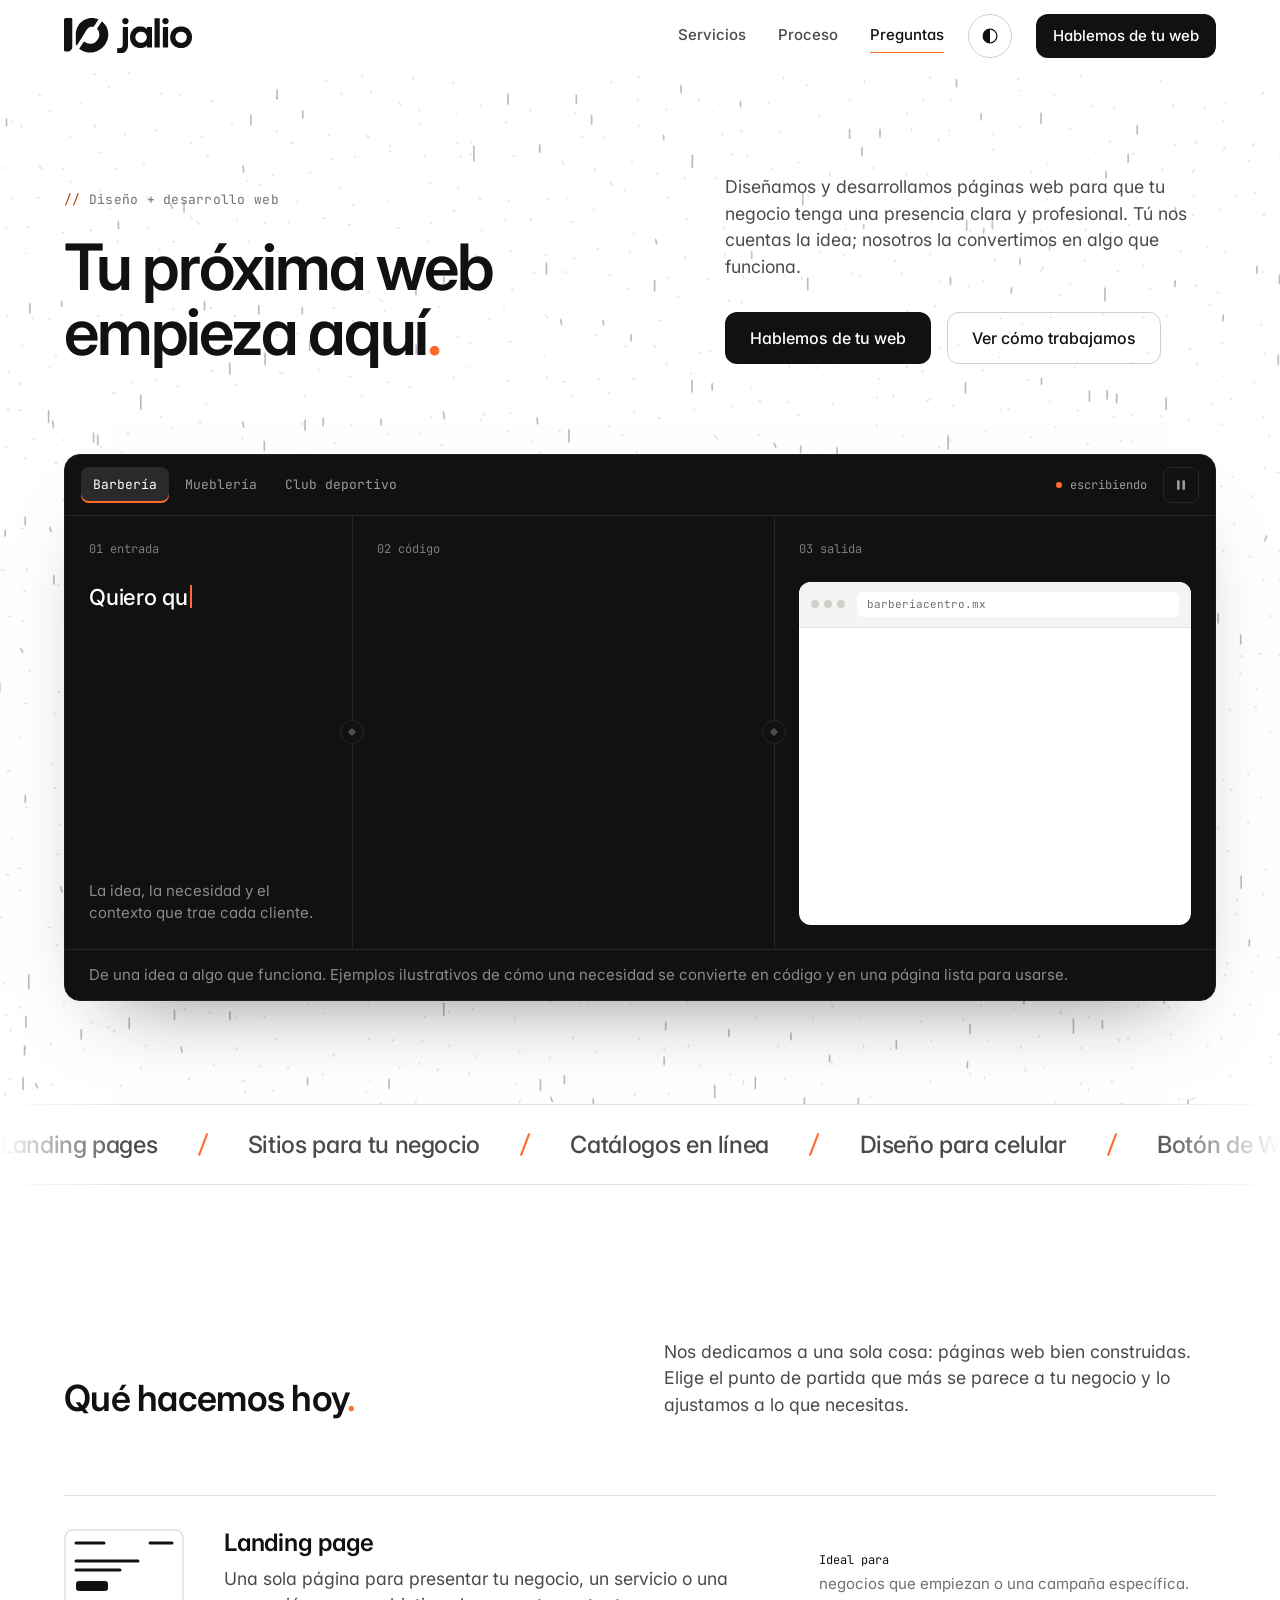
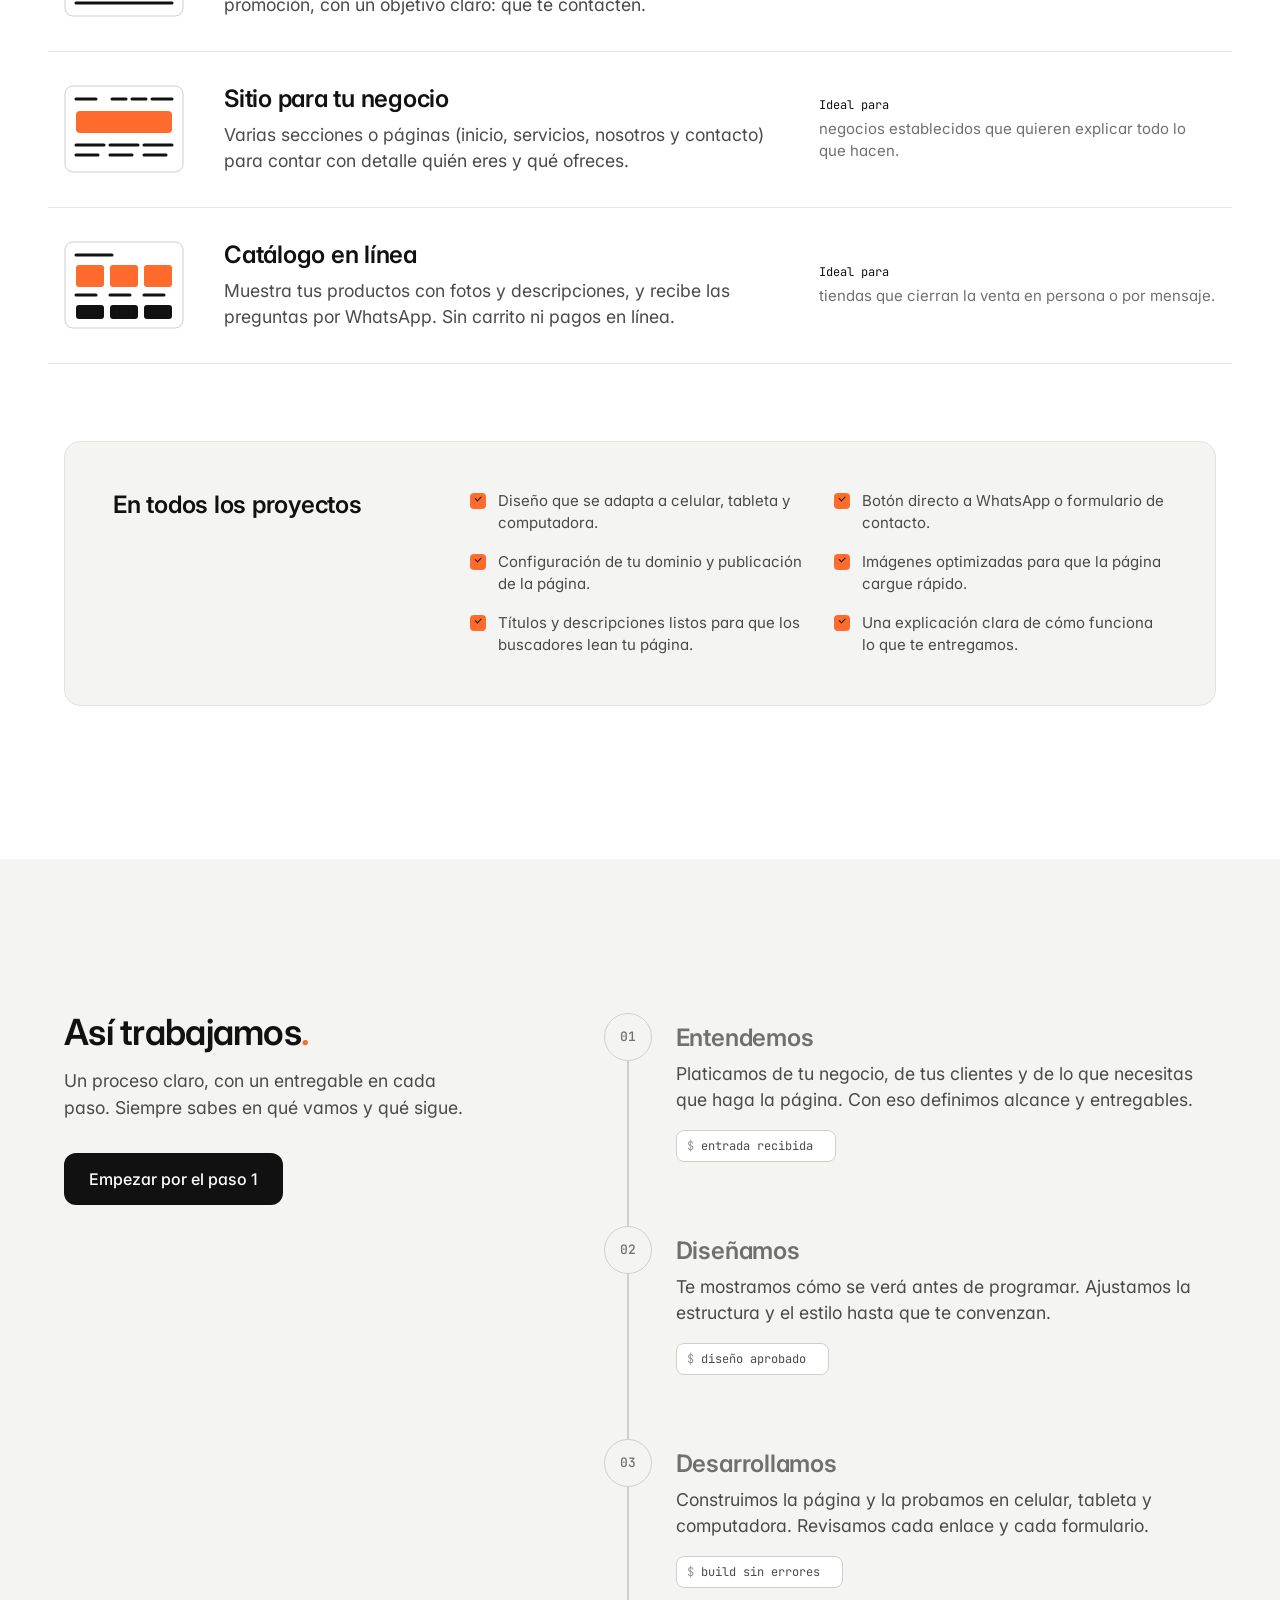
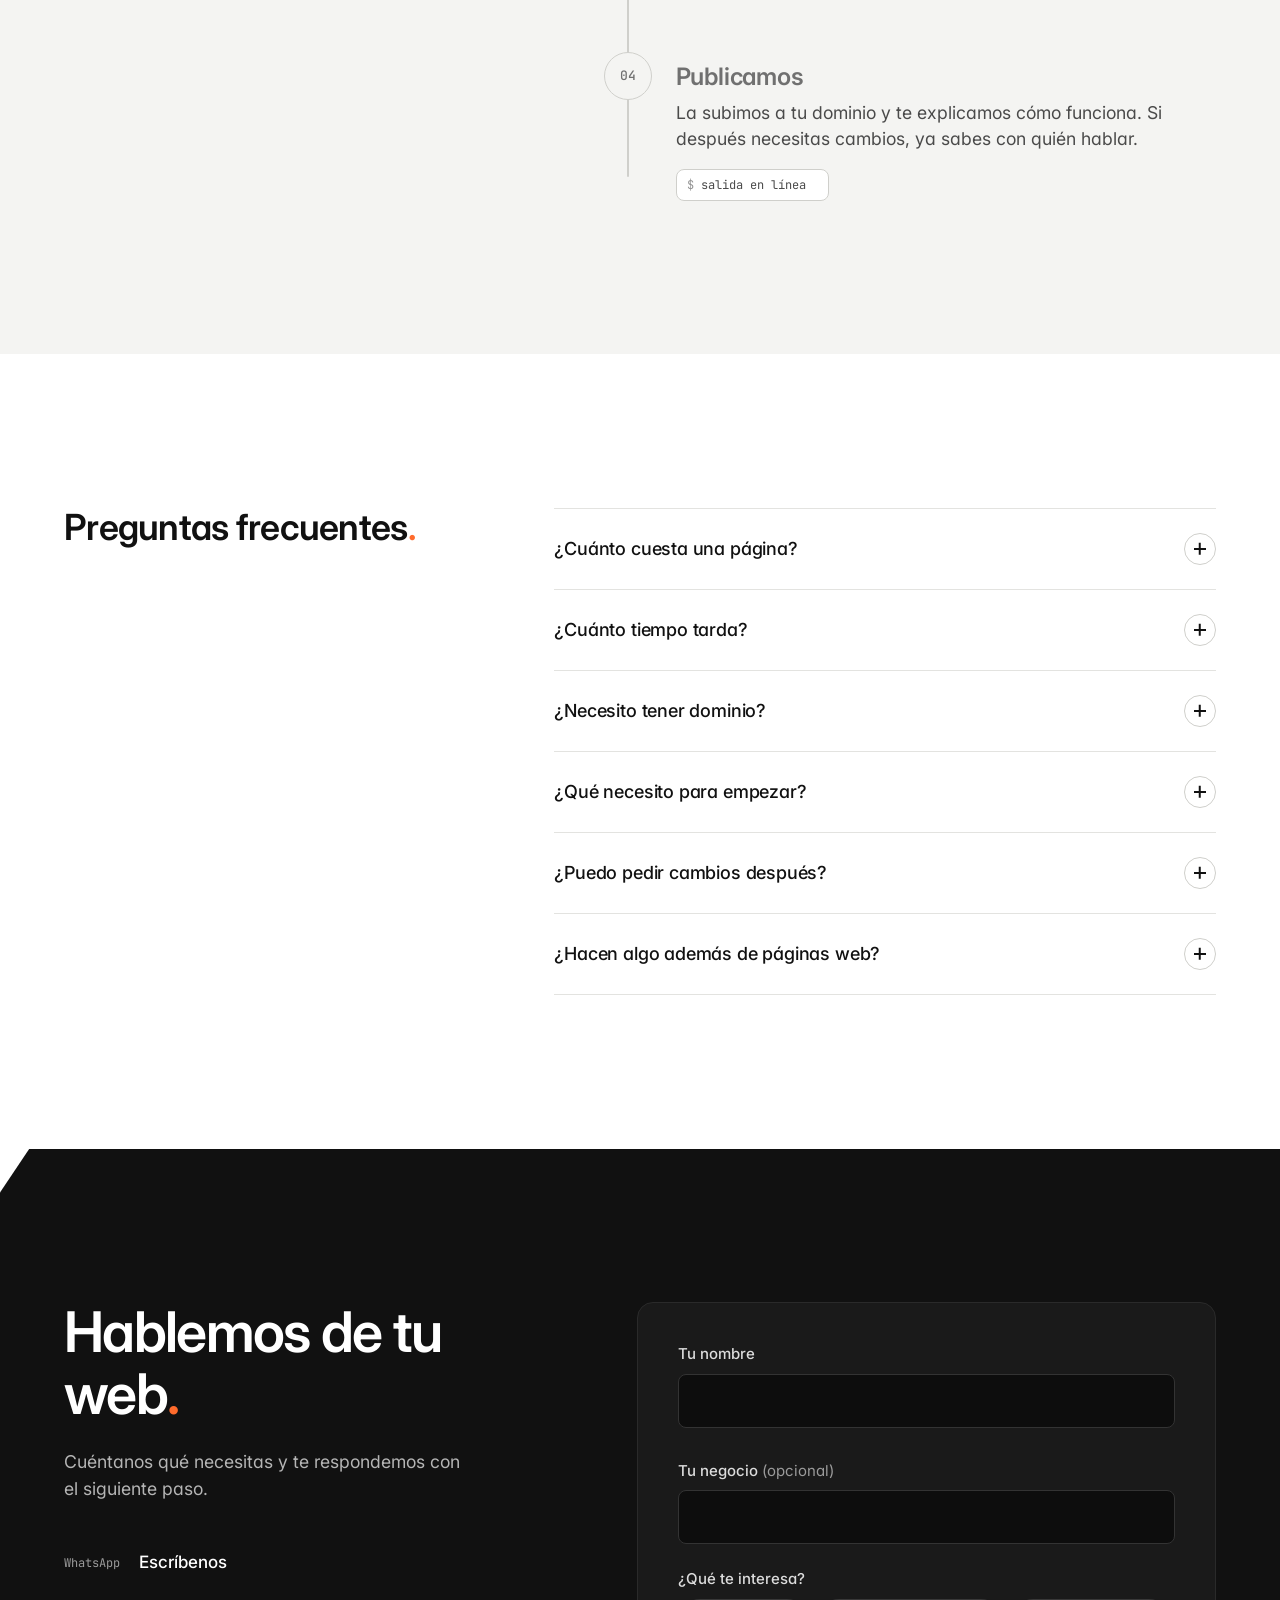
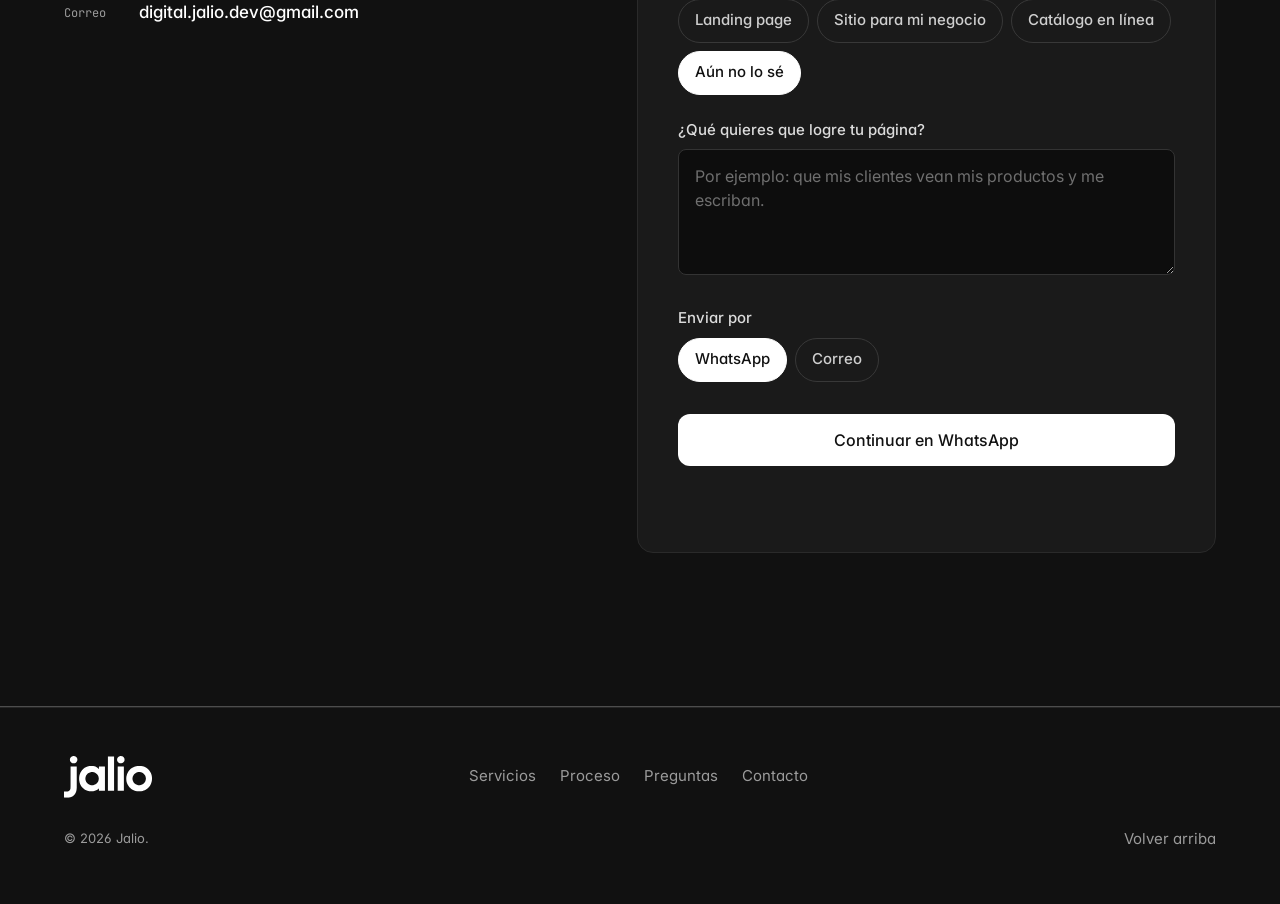
<file: index.html>
<!doctype html>
<html lang="es-MX">

<head>
  <meta charset="utf-8">
  <meta name="viewport" content="width=device-width, initial-scale=1, viewport-fit=cover">
  <title>Jalio | Diseño y desarrollo web</title>
  <meta name="description"
    content="Somos Jalio. Diseñamos y desarrollamos páginas web para que tu negocio tenga una presencia clara y profesional.">
  <meta name="color-scheme" content="dark light">
  <meta name="theme-color" content="#111111">
  <link rel="canonical" href="https://jalio.dev/">

  <!-- Open Graph -->
  <meta property="og:type" content="website">
  <meta property="og:url" content="https://jalio.dev/">
  <meta property="og:title" content="Jalio | Diseño y desarrollo web">
  <meta property="og:description"
    content="Diseñamos y desarrollamos páginas web para que tu negocio tenga una presencia clara y profesional.">
  <meta property="og:image" content="https://jalio.dev/assets/og-image.png">
  <meta property="og:locale" content="es_MX">
  <meta name="twitter:card" content="summary_large_image">

  <!-- Datos estructurados para Google Search Console (Schema.org) -->
  <script type="application/ld+json">
  {
    "@context": "https://schema.org",
    "@type": "ProfessionalService",
    "name": "Jalio",
    "url": "https://jalio.dev/",
    "logo": "https://jalio.dev/assets/icons/icon-512.png",
    "image": "https://jalio.dev/assets/og-image.png",
    "description": "Diseñamos y desarrollamos páginas web para que tu negocio tenga una presencia clara y profesional.",
    "telephone": "+524447100164",
    "email": "digital.jalio.dev@gmail.com",
    "priceRange": "$$",
    "address": {
      "@type": "PostalAddress",
      "addressCountry": "MX"
    }
  }
  </script>

  <link rel="icon" href="favicon.ico" sizes="any">
  <link rel="icon" href="assets/icons/favicon.svg" type="image/svg+xml">
  <link rel="icon" href="assets/icons/favicon-32.png" sizes="32x32" type="image/png">
  <link rel="apple-touch-icon" href="assets/icons/apple-touch-icon.png">

  <link rel="preconnect" href="https://fonts.googleapis.com">
  <link rel="preconnect" href="https://fonts.gstatic.com" crossorigin>
  <link
    href="https://fonts.googleapis.com/css2?family=Inter:wght@400;500;600;700&family=JetBrains+Mono:wght@400;500&display=swap"
    rel="stylesheet">

  <!-- Tema: la elección guardada manda; si no hay, se sigue la configuración del sistema (oscuro si no hay preferencia) -->
  <script>
    (function () {
      var r = document.documentElement, t = null;
      try { t = localStorage.getItem('jalio-tema'); } catch (e) { }
      if (t !== 'light' && t !== 'dark') {
        t = window.matchMedia && window.matchMedia('(prefers-color-scheme: light)').matches ? 'light' : 'dark';
      }
      r.setAttribute('data-theme', t);
      r.classList.add('js');
      setTimeout(function () { r.classList.add('is-ready'); }, 2000);
    })();
  </script>
  <link rel="stylesheet" href="css/styles.css">
  <script src="js/particulas.js" defer></script>
  <script src="js/main.js" defer></script>
</head>

<body>

  <!-- Trazos oficiales del manual (archivo maestro). No reescribir el nombre con una fuente. -->
  <svg class="sprite" aria-hidden="true" focusable="false">
    <symbol id="jalio-firma" viewBox="0 0 476 132.21">
      <path fill="currentColor" fill-rule="evenodd"
        d="M99.4 0.09L92.19 0.95L83.54 3.3L76.81 6.2L71.04 9.58L64.79 14.44L59.36 19.82L57.01 22.7L53.62 27.51L50.34 33.28L47.79 39.05L45.93 44.82L44.48 51.55L43.88 57.8L43.87 94.33L44.46 98.17L45.48 101.06L46.52 102.79L47 102.62L48.13 101.06L67.33 71.74L81.92 47.7L85.8 41.93L88.36 39.05L91.23 36.55L93.63 34.98L96.52 33.58L99.4 32.7L102.77 32.18L106.13 32.15L109.5 32.65L110.46 32.38L127.41 6.84L127.89 5.4L127.28 4.75L122.47 2.88L117.19 1.43L109.5 0.31L104.69 0L99.4 0.09ZM5.18 0.45L2.78 1.42L1.54 2.51L0.37 4.48L0 6.36L0.03 119.33L0.32 120.77L1.09 122.21L2.54 123.65L3.74 124.34L5.66 124.8L13.83 124.76L17.2 124.22L20.08 123.23L23.45 121.33L25.26 119.81L27.46 117.4L28.93 115L30.29 111.63L30.74 109.23L30.82 2.99L30.77 2.51L30.18 1.59L28.74 0.46L28.26 0.37L5.18 0.45ZM140.74 13.04L133.39 23.66L123.29 39.05L123.22 40.49L123.41 40.97L127 45.78L128.34 48.18L129.77 51.55L130.83 55.39L131.3 58.76L131.4 62.6L130.82 67.41L128.91 73.66L126.49 78.47L122.47 84.11L120.07 86.68L117.19 89.19L111.9 92.62L109.98 93.55L106.13 94.87L100.36 95.95L95.55 95.9L90.27 95.01L86.9 93.97L83.54 92.57L79.69 90.62L76.33 88.48L74.88 88.38L73.44 88.62L72.89 89.04L56.92 113.08L56.54 114.04L57.29 115L61.42 117.97L67.19 121.32L73.92 124.26L78.25 125.68L84.02 127.12L91.23 128.11L97.48 128.36L103.73 128.09L109.98 127.16L115.74 125.71L122.47 123.23L127.28 120.89L133.05 117.51L137.86 114.11L142.44 110.19L148.51 103.94L152.92 98.17L156.7 91.93L159.67 85.68L161.09 81.83L162.88 75.58L163.92 70.29L164.49 64.04L164.38 56.35L163.89 51.55L162.02 43.37L159.66 36.64L156.81 30.88L152.43 24.15L148.91 20.01L143.63 14.9L141.7 13.37L140.74 13.04ZM226.76 0.09L224.84 0.49L222.45 1.49L220.53 2.85L219 4.45L218.05 5.88L217.03 8.28L216.55 10.67L216.57 13.07L217.15 15.46L218.02 17.38L219.38 19.29L221.01 20.86L222.45 21.82L224.84 22.83L226.76 23.27L229.63 23.28L232.03 22.73L233.94 21.86L236.19 20.25L237.77 18.57L238.86 16.9L239.82 14.5L240.11 10.67L239.81 8.76L238.92 6.36L237.29 3.98L235.72 2.53L233.94 1.36L232.03 0.52L229.15 0L226.76 0.09ZM376.15 0.09L373.75 0.58L371.84 1.36L369.45 3.01L368.01 4.61L366.89 6.36L365.98 8.76L365.64 11.15L365.72 13.07L366.08 14.98L366.88 16.9L368.01 18.72L369.45 20.33L371.36 21.73L373.75 22.78L376.15 23.28L378.54 23.29L382.37 22.25L384.77 20.79L386.33 19.29L387.72 17.38L388.65 15.46L389.19 13.07L389.16 10.19L388.76 8.28L387.69 5.88L386.34 3.97L384.77 2.45L382.37 1.02L380.94 0.46L378.06 0.02L376.15 0.09ZM336.89 1.26L336.68 1.57L336.72 109.79L337.36 110.03L355.56 110.06L356.13 109.79L356.15 109.31L356.13 1.57L355.56 1.2L336.89 1.26ZM282.78 31.24L277.99 31.67L272.25 33L268.42 34.47L263.15 37.35L259.32 40.24L255.37 44.19L252.51 48.02L250 52.33L247.19 59.51L246.25 63.34L245.72 67.65L245.58 72.92L245.8 76.75L247.17 83.93L248.69 88.24L251.01 93.03L253.54 96.86L255.85 99.73L258.36 102.27L261.23 104.62L264.11 106.55L267.94 108.54L271.77 109.95L275.12 110.85L277.99 111.38L283.26 111.83L289.96 111.43L293.31 110.81L297.62 109.41L301.45 107.57L304.33 105.59L307.68 102.41L308.2 102.6L308.25 109.31L308.3 109.79L308.64 110.03L326.83 110.03L327.21 109.79L327.33 106.91L327.25 33.65L326.83 33.36L308.64 33.34L308.16 33.65L308.2 40.84L308.16 41.08L307.68 41.14L305.28 38.68L302.41 36.41L297.14 33.59L294.27 32.6L289.96 31.62L285.65 31.24L282.78 31.24ZM434.09 31.23L429.3 31.62L426.42 32.1L422.59 33.1L418.76 34.47L413.98 36.91L411.1 38.83L408.01 41.32L405.15 44.19L402.4 47.54L400.52 50.41L398.45 54.24L397.11 57.6L395.22 64.78L394.76 69.57L394.73 73.4L395.17 78.18L395.7 81.06L396.63 84.41L398.5 89.2L399.97 92.07L401.81 94.94L405.3 99.25L406.79 100.75L409.67 103.25L413.02 105.63L416.37 107.55L419.72 108.97L424.03 110.34L428.82 111.37L433.61 111.81L436.48 111.82L441.75 111.34L446.53 110.42L449.89 109.38L453.24 108L456.11 106.57L460.42 103.71L462.81 101.78L465.84 98.77L469.23 94.46L471.02 91.59L472.48 88.72L473.98 84.89L475.43 79.14L475.91 75.31L476 69.57L475.85 66.69L474.95 60.95L473.98 57.6L472.46 53.77L469.19 48.02L466.17 44.23L463.19 41.32L458.03 37.38L453.72 35.08L449.89 33.49L446.53 32.52L441.75 31.63L434.09 31.23ZM218.62 33.59L218.54 94.94L218.24 103.08L217.32 105.96L215.75 108.3L213.35 110.41L211.44 111.37L209.52 111.93L206.65 112.25L198.51 111.91L197.88 112.18L197.86 131.33L198.51 131.87L207.61 132.21L212.87 131.88L218.62 130.51L223.89 128.13L226.76 126.15L229 124.15L231.26 121.76L232.67 119.84L235.49 114.57L236.5 111.7L237.43 107.87L238.09 100.69L238.09 33.65L237.77 33.38L235.86 33.35L219.1 33.38L218.62 33.59ZM368.01 33.39L367.69 33.65L367.62 38.92L367.6 109.79L368.01 110.04L386.68 110.03L387.08 109.79L387.17 105.96L387.11 33.65L386.68 33.38L384.77 33.35L368.01 33.39ZM284.22 50.86L288.05 50.8L292.83 51.67L296.19 53.04L299.54 55.04L303.08 58.55L305.36 61.9L306.9 65.74L307.72 70.04L307.77 72.44L306.85 77.71L305.46 81.06L303.62 83.93L300.97 86.82L297.62 89.42L293.79 91.25L289.96 92.29L285.65 92.48L283.26 92.31L280.86 91.81L277.03 90.32L273.2 87.78L270.26 84.89L268.19 82.02L266.36 77.71L265.45 73.4L265.44 69.57L266.37 65.26L267.74 61.9L269.65 59.03L272.88 55.68L275.61 53.77L279.91 51.79L284.22 50.86ZM433.61 50.86L437.44 50.84L441.75 51.65L445.58 53.18L448.93 55.38L452.52 59.03L454.42 61.9L455.82 65.26L456.74 70.04L456.69 72.92L455.77 77.71L454.32 81.06L451.32 85.28L447.97 88.33L444.62 90.37L440.79 91.8L436.96 92.45L432.17 92.28L428.34 91.28L424.51 89.42L421.16 86.88L418.17 83.45L416.26 80.1L414.79 75.79L414.37 72.44L414.34 70.52L414.7 67.65L415.7 64.3L417.64 60.47L419.46 58.07L422.59 55.13L425.95 53.06L429.3 51.67L433.61 50.86Z" />
    </symbol>
    <symbol id="jalio-logotipo" viewBox="0 0 194 92.21">
      <path fill="currentColor" fill-rule="evenodd"
        d="M20.16 0.07L18.82 0.34L17.15 1.04L15.82 1.99L14.75 3.1L14.08 4.1L13.38 5.77L13.04 7.44L13.05 9.11L13.45 10.78L14.06 12.12L15.01 13.45L16.15 14.55L17.15 15.22L18.82 15.92L20.16 16.23L22.16 16.24L23.83 15.85L25.17 15.25L26.74 14.12L27.84 12.95L28.6 11.78L29.27 10.12L29.47 7.44L29.26 6.11L28.64 4.44L27.5 2.77L26.41 1.77L25.17 0.95L23.83 0.36L21.83 0L20.16 0.07ZM124.36 0.06L122.69 0.4L121.35 0.95L119.68 2.1L118.68 3.21L117.9 4.44L117.26 6.11L117.03 7.78L117.08 9.11L117.33 10.45L117.89 11.78L118.68 13.05L119.68 14.18L121.02 15.16L122.69 15.89L124.36 16.24L126.02 16.24L128.7 15.52L130.37 14.5L131.46 13.45L132.43 12.12L133.07 10.78L133.45 9.11L133.43 7.11L133.15 5.77L132.4 4.1L131.47 2.77L130.37 1.71L128.7 0.71L127.69 0.32L125.69 0.01L124.36 0.06ZM96.97 0.88L96.83 1.1L96.86 76.57L97.3 76.74L109.99 76.77L110.39 76.57L110.41 76.24L110.39 1.1L109.99 0.84L96.97 0.88ZM59.23 21.79L55.89 22.09L51.88 23.02L49.21 24.04L45.54 26.05L42.87 28.06L40.11 30.82L38.12 33.49L36.37 36.5L34.41 41.51L33.76 44.18L33.39 47.19L33.29 50.86L33.44 53.53L34.4 58.54L35.46 61.55L37.07 64.89L38.83 67.56L40.45 69.56L42.2 71.33L44.2 72.97L46.21 74.32L48.88 75.7L51.55 76.69L53.89 77.32L55.89 77.69L59.57 78L64.24 77.72L66.58 77.29L69.58 76.31L72.26 75.03L74.26 73.65L76.6 71.43L76.96 71.57L77 76.24L77.03 76.57L77.27 76.75L89.96 76.75L90.22 76.57L90.3 74.57L90.25 23.47L89.96 23.27L77.27 23.26L76.94 23.47L76.96 28.48L76.93 28.65L76.6 28.7L74.93 26.98L72.92 25.4L69.25 23.43L67.25 22.74L64.24 22.06L61.24 21.79L59.23 21.79ZM164.77 21.79L161.43 22.05L159.42 22.39L156.75 23.09L154.08 24.05L150.74 25.74L148.73 27.08L146.58 28.82L144.58 30.82L142.67 33.16L141.35 35.16L139.91 37.83L138.97 40.17L137.65 45.18L137.33 48.52L137.32 51.19L137.62 54.53L137.99 56.54L138.64 58.87L139.95 62.21L140.97 64.22L142.25 66.22L144.69 69.23L145.73 70.27L147.73 72.01L150.07 73.67L152.41 75.01L154.75 76L157.75 76.96L161.09 77.68L164.43 77.99L166.44 77.99L170.11 77.66L173.45 77.02L175.79 76.29L178.12 75.33L180.13 74.33L183.13 72.33L184.8 70.99L186.91 68.89L189.27 65.89L190.52 63.88L191.55 61.88L192.59 59.21L193.6 55.2L193.94 52.53L194 48.52L193.9 46.52L193.26 42.51L192.59 40.17L191.53 37.5L189.25 33.49L187.14 30.85L185.07 28.82L181.46 26.07L178.46 24.47L175.79 23.36L173.45 22.68L170.11 22.06L164.77 21.79ZM14.48 23.43L14.43 66.22L14.22 71.9L13.57 73.9L12.48 75.54L10.81 77.01L9.47 77.68L8.13 78.07L6.13 78.3L0.45 78.06L0.02 78.24L0 91.6L0.45 91.97L6.8 92.21L10.47 91.98L14.48 91.03L18.15 89.37L20.16 87.99L21.72 86.59L23.3 84.92L24.28 83.59L26.25 79.91L26.96 77.91L27.6 75.24L28.06 70.23L28.06 23.47L27.84 23.28L26.5 23.26L14.81 23.28L14.48 23.43ZM118.68 23.29L118.45 23.47L118.4 27.15L118.39 76.57L118.68 76.75L131.7 76.74L131.98 76.57L132.04 73.9L132 23.47L131.7 23.28L130.37 23.26L118.68 23.29ZM60.23 35.48L62.91 35.43L66.24 36.04L68.58 36.99L70.92 38.39L73.39 40.84L74.98 43.18L76.05 45.85L76.63 48.86L76.66 50.53L76.02 54.2L75.05 56.54L73.77 58.54L71.92 60.56L69.58 62.37L66.91 63.65L64.24 64.37L61.24 64.5L59.57 64.39L57.9 64.03L55.22 62.99L52.55 61.23L50.5 59.21L49.05 57.2L47.78 54.2L47.14 51.19L47.14 48.52L47.79 45.52L48.74 43.18L50.07 41.17L52.33 38.84L54.23 37.5L57.23 36.12L60.23 35.48ZM164.43 35.47L167.1 35.46L170.11 36.02L172.78 37.09L175.12 38.63L177.62 41.17L178.95 43.18L179.92 45.52L180.56 48.86L180.53 50.86L179.89 54.2L178.88 56.54L176.79 59.48L174.45 61.61L172.11 63.03L169.44 64.03L166.77 64.48L163.43 64.37L160.76 63.67L158.09 62.37L155.75 60.6L153.66 58.21L152.33 55.87L151.31 52.86L151.01 50.53L151 49.19L151.25 47.19L151.94 44.85L153.3 42.18L154.57 40.51L156.75 38.45L159.09 37.01L161.43 36.04L164.43 35.47Z" />
    </symbol>
  </svg>

  <a class="skip-link" href="#contenido">Saltar al contenido</a>

  <!-- ============ NAVEGACIÓN ============ -->
  <header class="nav" id="nav">
    <div class="nav__inner wrap">
      <a class="nav__brand" href="#inicio" aria-label="Jalio, ir al inicio">
        <svg class="logo-firma" aria-hidden="true">
          <use href="#jalio-firma" />
        </svg>
      </a>

      <nav class="nav__links" aria-label="Principal">
        <a href="#servicios">Servicios</a>
        <a href="#proceso">Proceso</a>
        <a href="#preguntas">Preguntas</a>
      </nav>

      <button class="theme-toggle" type="button" id="theme-toggle" aria-label="Cambiar a tema claro">
        <svg viewBox="0 0 24 24" aria-hidden="true">
          <circle cx="12" cy="12" r="8.25" fill="none" stroke="currentColor" stroke-width="1.5" />
          <path class="theme-toggle__half" d="M12 3.75a8.25 8.25 0 0 1 0 16.5z" fill="currentColor" />
        </svg>
      </button>

      <a class="btn btn--primary btn--sm nav__cta" href="#contacto">Hablemos de tu web</a>

      <button class="nav__toggle" type="button" aria-expanded="false" aria-controls="menu-movil"
        aria-label="Abrir menú">
        <span></span><span></span>
      </button>
    </div>

    <div class="menu-movil" id="menu-movil" hidden>
      <nav aria-label="Menú móvil">
        <a href="#servicios">Servicios</a>
        <a href="#proceso">Proceso</a>
        <a href="#preguntas">Preguntas</a>
      </nav>
      <a class="btn btn--primary btn--block" href="#contacto">Hablemos de tu web</a>
    </div>
  </header>

  <main id="contenido">

    <!-- ============ HERO ============ -->
    <section class="hero" id="inicio" aria-labelledby="hero-titulo">
      <canvas class="hero__particles" id="particulas" aria-hidden="true"></canvas>
      <div class="wrap hero__content">
        <div class="hero__head">
          <div>
            <p class="tag hero__tag">Diseño + desarrollo web</p>
            <h1 class="hero__title" id="hero-titulo">
              <span class="line"><span>Tu próxima web</span></span>
              <span class="line"><span>empieza aquí<span class="punto">.</span></span></span>
            </h1>
          </div>
          <div class="hero__aside">
            <p class="hero__lead">Diseñamos y desarrollamos páginas web para que tu negocio tenga una presencia clara y
              profesional. Tú nos cuentas la idea; nosotros la convertimos en algo que funciona.</p>
            <div class="hero__actions">
              <a class="btn btn--primary" href="#contacto">Hablemos de tu web</a>
              <a class="btn btn--ghost" href="#proceso">Ver cómo trabajamos</a>
            </div>
          </div>
        </div>

        <!-- Consola I/O: entrada → código → salida -->
        <figure class="io" id="io" aria-labelledby="io-caption">
          <div class="io__bar">
            <div class="io__tabs" role="tablist" aria-label="Ejemplos de proyecto">
              <button class="io__tab" role="tab" type="button" aria-selected="true" data-example="0">Barbería</button>
              <button class="io__tab" role="tab" type="button" aria-selected="false" data-example="1">Mueblería</button>
              <button class="io__tab" role="tab" type="button" aria-selected="false" data-example="2">Club<span
                  class="hide-sm"> deportivo</span></button>
            </div>
            <div class="io__controls">
              <span class="io__status" aria-hidden="true"><i></i><span class="io__status-text">listo</span></span>
              <button class="io__pause" type="button" aria-pressed="false" aria-label="Pausar animación">
                <svg viewBox="0 0 24 24" aria-hidden="true" class="ico-pause">
                  <rect x="6" y="5" width="4" height="14" rx="1" />
                  <rect x="14" y="5" width="4" height="14" rx="1" />
                </svg>
                <svg viewBox="0 0 24 24" aria-hidden="true" class="ico-play">
                  <path d="M8 5.5v13a1 1 0 0 0 1.5.86l10.5-6.5a1 1 0 0 0 0-1.72L9.5 4.64A1 1 0 0 0 8 5.5z" />
                </svg>
              </button>
            </div>
          </div>

          <div class="io__grid">
            <div class="io__pane io__pane--in">
              <p class="io__label">01 entrada</p>
              <blockquote class="io__input"><span class="io__input-text"></span><span class="caret"
                  aria-hidden="true"></span></blockquote>
              <p class="io__hint">La idea, la necesidad y el contexto que trae cada cliente.</p>
              <span class="io__flow" aria-hidden="true"><i></i></span>
            </div>

            <div class="io__pane io__pane--code">
              <p class="io__label">02 código</p>
              <pre class="io__code" aria-hidden="true"><code></code></pre>
              <span class="io__flow" aria-hidden="true"><i></i></span>
            </div>

            <div class="io__pane io__pane--out">
              <p class="io__label">03 salida</p>
              <div class="browser" aria-hidden="true">
                <div class="browser__bar">
                  <span class="browser__dots"><i></i><i></i><i></i></span>
                  <span class="browser__url">tunegocio.mx</span>
                </div>
                <div class="browser__page"></div>
              </div>
            </div>
          </div>

          <figcaption class="io__caption" id="io-caption">
            De una idea a algo que funciona. Ejemplos ilustrativos de cómo una necesidad se convierte en código y en una
            página lista para usarse.
          </figcaption>
        </figure>
      </div>
    </section>

    <!-- ============ MARQUESINA ============ -->
    <section class="marquee" aria-label="Lo que puedes tener en tu web">
      <div class="marquee__track">
        <ul class="marquee__group">
          <li>Landing pages</li>
          <li>Sitios para tu negocio</li>
          <li>Catálogos en línea</li>
          <li>Diseño para celular</li>
          <li>Botón de WhatsApp</li>
          <li>Dominio propio</li>
          <li>Formularios de contacto</li>
          <li>Carga rápida</li>
        </ul>
        <ul class="marquee__group" aria-hidden="true">
          <li>Landing pages</li>
          <li>Sitios para tu negocio</li>
          <li>Catálogos en línea</li>
          <li>Diseño para celular</li>
          <li>Botón de WhatsApp</li>
          <li>Dominio propio</li>
          <li>Formularios de contacto</li>
          <li>Carga rápida</li>
        </ul>
      </div>
    </section>

    <!-- ============ SERVICIOS ============ -->
    <section class="section" id="servicios" aria-labelledby="servicios-titulo">
      <div class="wrap">
        <div class="section__head" data-inview data-reveal>
          <h2 id="servicios-titulo">Qué hacemos hoy<span class="punto">.</span></h2>
          <p>Nos dedicamos a una sola cosa: páginas web bien construidas. Elige el punto de partida que más se parece a
            tu negocio y lo ajustamos a lo que necesitas.</p>
        </div>

        <ul class="services">
          <li class="service" data-inview data-reveal>
            <svg class="wire" viewBox="0 0 120 88" aria-hidden="true">
              <rect class="wire__frame" x="1" y="1" width="118" height="86" rx="8" />
              <path class="wire__line" d="M12 14h28M86 14h22" />
              <path class="wire__line" d="M12 32h62M12 41h44" />
              <rect class="wire__fill" x="12" y="52" width="32" height="10" rx="3" />
              <path class="wire__line" d="M12 74h96" />
            </svg>
            <div class="service__body">
              <h3>Landing page</h3>
              <p>Una sola página para presentar tu negocio, un servicio o una promoción, con un objetivo claro: que te
                contacten.</p>
            </div>
            <p class="service__fit"><span>Ideal para</span> negocios que empiezan o una campaña específica.</p>
          </li>

          <li class="service" data-inview data-reveal>
            <svg class="wire" viewBox="0 0 120 88" aria-hidden="true">
              <rect class="wire__frame" x="1" y="1" width="118" height="86" rx="8" />
              <path class="wire__line" d="M12 14h20M48 14h14M68 14h14M88 14h20" />
              <rect class="wire__fill wire__fill--acento" x="12" y="26" width="96" height="22" rx="4" />
              <path class="wire__line" d="M12 60h28M46 60h28M80 60h28M12 70h22M46 70h22M80 70h22" />
            </svg>
            <div class="service__body">
              <h3>Sitio para tu negocio</h3>
              <p>Varias secciones o páginas (inicio, servicios, nosotros y contacto) para contar con detalle quién eres
                y qué ofreces.</p>
            </div>
            <p class="service__fit"><span>Ideal para</span> negocios establecidos que quieren explicar todo lo que
              hacen.</p>
          </li>

          <li class="service" data-inview data-reveal>
            <svg class="wire" viewBox="0 0 120 88" aria-hidden="true">
              <rect class="wire__frame" x="1" y="1" width="118" height="86" rx="8" />
              <path class="wire__line" d="M12 14h36" />
              <rect class="wire__fill wire__fill--acento" x="12" y="24" width="28" height="22" rx="3" />
              <rect class="wire__fill wire__fill--acento" x="46" y="24" width="28" height="22" rx="3" />
              <rect class="wire__fill wire__fill--acento" x="80" y="24" width="28" height="22" rx="3" />
              <path class="wire__line" d="M12 54h20M46 54h20M80 54h20" />
              <rect class="wire__fill" x="12" y="64" width="28" height="14" rx="3" />
              <rect class="wire__fill" x="46" y="64" width="28" height="14" rx="3" />
              <rect class="wire__fill" x="80" y="64" width="28" height="14" rx="3" />
            </svg>
            <div class="service__body">
              <h3>Catálogo en línea</h3>
              <p>Muestra tus productos con fotos y descripciones, y recibe las preguntas por WhatsApp. Sin carrito ni
                pagos en línea.</p>
            </div>
            <p class="service__fit"><span>Ideal para</span> tiendas que cierran la venta en persona o por mensaje.</p>
          </li>
        </ul>

        <div class="includes" data-inview data-reveal>
          <h3 class="includes__title">En todos los proyectos</h3>
          <ul class="includes__list">
            <li>Diseño que se adapta a celular, tableta y computadora.</li>
            <li>Botón directo a WhatsApp o formulario de contacto.</li>
            <li>Configuración de tu dominio y publicación de la página.</li>
            <li>Imágenes optimizadas para que la página cargue rápido.</li>
            <li>Títulos y descripciones listos para que los buscadores lean tu página.</li>
            <li>Una explicación clara de cómo funciona lo que te entregamos.</li>
          </ul>
        </div>
      </div>
    </section>

    <!-- ============ PROCESO ============ -->
    <section class="section section--alt" id="proceso" aria-labelledby="proceso-titulo">
      <div class="wrap process">
        <div class="process__aside" data-inview data-reveal>
          <h2 id="proceso-titulo">Así trabajamos<span class="punto">.</span></h2>
          <p>Un proceso claro, con un entregable en cada paso. Siempre sabes en qué vamos y qué sigue.</p>
          <a class="btn btn--primary" href="#contacto">Empezar por el paso 1</a>
        </div>

        <ol class="steps" id="steps">
          <li class="step">
            <span class="step__num">01</span>
            <div>
              <h3>Entendemos</h3>
              <p>Platicamos de tu negocio, de tus clientes y de lo que necesitas que haga la página. Con eso definimos
                alcance y entregables.</p>
              <p class="step__log"><span class="step__cmd">entrada recibida</span><span class="step__ok">listo</span>
              </p>
            </div>
          </li>
          <li class="step">
            <span class="step__num">02</span>
            <div>
              <h3>Diseñamos</h3>
              <p>Te mostramos cómo se verá antes de programar. Ajustamos la estructura y el estilo hasta que te
                convenzan.</p>
              <p class="step__log"><span class="step__cmd">diseño aprobado</span><span class="step__ok">listo</span></p>
            </div>
          </li>
          <li class="step">
            <span class="step__num">03</span>
            <div>
              <h3>Desarrollamos</h3>
              <p>Construimos la página y la probamos en celular, tableta y computadora. Revisamos cada enlace y cada
                formulario.</p>
              <p class="step__log"><span class="step__cmd">build sin errores</span><span class="step__ok">listo</span>
              </p>
            </div>
          </li>
          <li class="step">
            <span class="step__num">04</span>
            <div>
              <h3>Publicamos</h3>
              <p>La subimos a tu dominio y te explicamos cómo funciona. Si después necesitas cambios, ya sabes con quién
                hablar.</p>
              <p class="step__log"><span class="step__cmd">salida en línea</span><span class="step__ok">listo</span></p>
            </div>
          </li>
        </ol>
      </div>
    </section>

    <!-- ============ PREGUNTAS ============ -->
    <section class="section" id="preguntas" aria-labelledby="preguntas-titulo">
      <div class="wrap faq">
        <h2 id="preguntas-titulo" data-inview data-reveal>Preguntas frecuentes<span class="punto">.</span></h2>
        <div class="faq__list" data-inview data-reveal>
          <details class="faq__item">
            <summary>¿Cuánto cuesta una página?<span class="faq__icon" aria-hidden="true"></span></summary>
            <div class="faq__body">
              <p>Depende del tipo de página y de lo que necesites que haga. Después de la primera plática te enviamos
                una propuesta con alcance, entregables y precio, sin compromiso.</p>
            </div>
          </details>
          <details class="faq__item">
            <summary>¿Cuánto tiempo tarda?<span class="faq__icon" aria-hidden="true"></span></summary>
            <div class="faq__body">
              <p>También depende del alcance. En la propuesta te damos una fecha estimada para cada etapa: diseño,
                desarrollo y publicación.</p>
            </div>
          </details>
          <details class="faq__item">
            <summary>¿Necesito tener dominio?<span class="faq__icon" aria-hidden="true"></span></summary>
            <div class="faq__body">
              <p>No. Si todavía no tienes uno, te ayudamos a elegirlo y a configurarlo. Si ya lo tienes, lo usamos.</p>
            </div>
          </details>
          <details class="faq__item">
            <summary>¿Qué necesito para empezar?<span class="faq__icon" aria-hidden="true"></span></summary>
            <div class="faq__body">
              <p>Una idea de lo que quieres mostrar. Si tienes logo, fotos o textos, mejor; si no, te decimos qué hace
                falta y cómo conseguirlo.</p>
            </div>
          </details>
          <details class="faq__item">
            <summary>¿Puedo pedir cambios después?<span class="faq__icon" aria-hidden="true"></span></summary>
            <div class="faq__body">
              <p>Sí. Al entregar te explicamos cómo funciona tu página y acordamos cómo se manejarán los cambios
                futuros.</p>
            </div>
          </details>
          <details class="faq__item">
            <summary>¿Hacen algo además de páginas web?<span class="faq__icon" aria-hidden="true"></span></summary>
            <div class="faq__body">
              <p>Hoy nos enfocamos en páginas web. Si tu proyecto necesita algo más, cuéntanos y te diremos con
                franqueza si podemos ayudarte.</p>
            </div>
          </details>
        </div>
      </div>
    </section>

    <!-- ============ CONTACTO ============ -->
    <section class="contact" id="contacto" aria-labelledby="contacto-titulo">
      <div class="wrap contact__grid">
        <div class="contact__intro" data-inview data-reveal>
          <h2 id="contacto-titulo">Hablemos de tu web<span class="punto">.</span></h2>
          <p>Cuéntanos qué necesitas y te respondemos con el siguiente paso.</p>
          <ul class="contact__direct" id="contacto-directo"></ul>
        </div>

        <form class="form" id="form-contacto" novalidate data-inview data-reveal>
          <div class="field">
            <label for="f-nombre">Tu nombre</label>
            <input id="f-nombre" name="nombre" type="text" autocomplete="name" required aria-describedby="e-nombre">
            <p class="field__error" id="e-nombre" role="alert"></p>
          </div>

          <div class="field">
            <label for="f-negocio">Tu negocio <span class="opt">(opcional)</span></label>
            <input id="f-negocio" name="negocio" type="text" autocomplete="organization">
          </div>

          <fieldset class="field">
            <legend>¿Qué te interesa?</legend>
            <div class="choices">
              <label class="choice"><input type="radio" name="tipo" value="Landing page"><span>Landing
                  page</span></label>
              <label class="choice"><input type="radio" name="tipo" value="Sitio para mi negocio"><span>Sitio para mi
                  negocio</span></label>
              <label class="choice"><input type="radio" name="tipo" value="Catálogo en línea"><span>Catálogo en
                  línea</span></label>
              <label class="choice"><input type="radio" name="tipo" value="Aún no lo sé" checked><span>Aún no lo
                  sé</span></label>
            </div>
          </fieldset>

          <div class="field">
            <label for="f-mensaje">¿Qué quieres que logre tu página?</label>
            <textarea id="f-mensaje" name="mensaje" rows="4" required aria-describedby="e-mensaje"
              placeholder="Por ejemplo: que mis clientes vean mis productos y me escriban."></textarea>
            <p class="field__error" id="e-mensaje" role="alert"></p>
          </div>

          <fieldset class="field" id="canal-field" hidden>
            <legend>Enviar por</legend>
            <div class="choices">
              <label class="choice"><input type="radio" name="canal" value="whatsapp"
                  checked><span>WhatsApp</span></label>
              <label class="choice"><input type="radio" name="canal" value="correo"><span>Correo</span></label>
            </div>
          </fieldset>

          <button class="btn btn--light btn--block" type="submit" id="f-enviar">Enviar mensaje</button>
          <p class="form__status" id="form-status" role="status" aria-live="polite"></p>
        </form>
      </div>
    </section>
  </main>

  <!-- ============ FOOTER ============ -->
  <footer class="footer">
    <div class="wrap footer__grid">
      <a class="footer__brand" href="#inicio" aria-label="Jalio, volver al inicio">
        <svg class="logo-logotipo" aria-hidden="true">
          <use href="#jalio-logotipo" />
        </svg>
      </a>
      <nav class="footer__links" aria-label="Pie de página">
        <a href="#servicios">Servicios</a>
        <a href="#proceso">Proceso</a>
        <a href="#preguntas">Preguntas</a>
        <a href="#contacto">Contacto</a>
      </nav>
      <p class="footer__legal">© <span id="anio">2026</span> Jalio.</p>
      <a class="footer__top" href="#inicio">Volver arriba</a>
    </div>
  </footer>

</body>

</html>
</file>
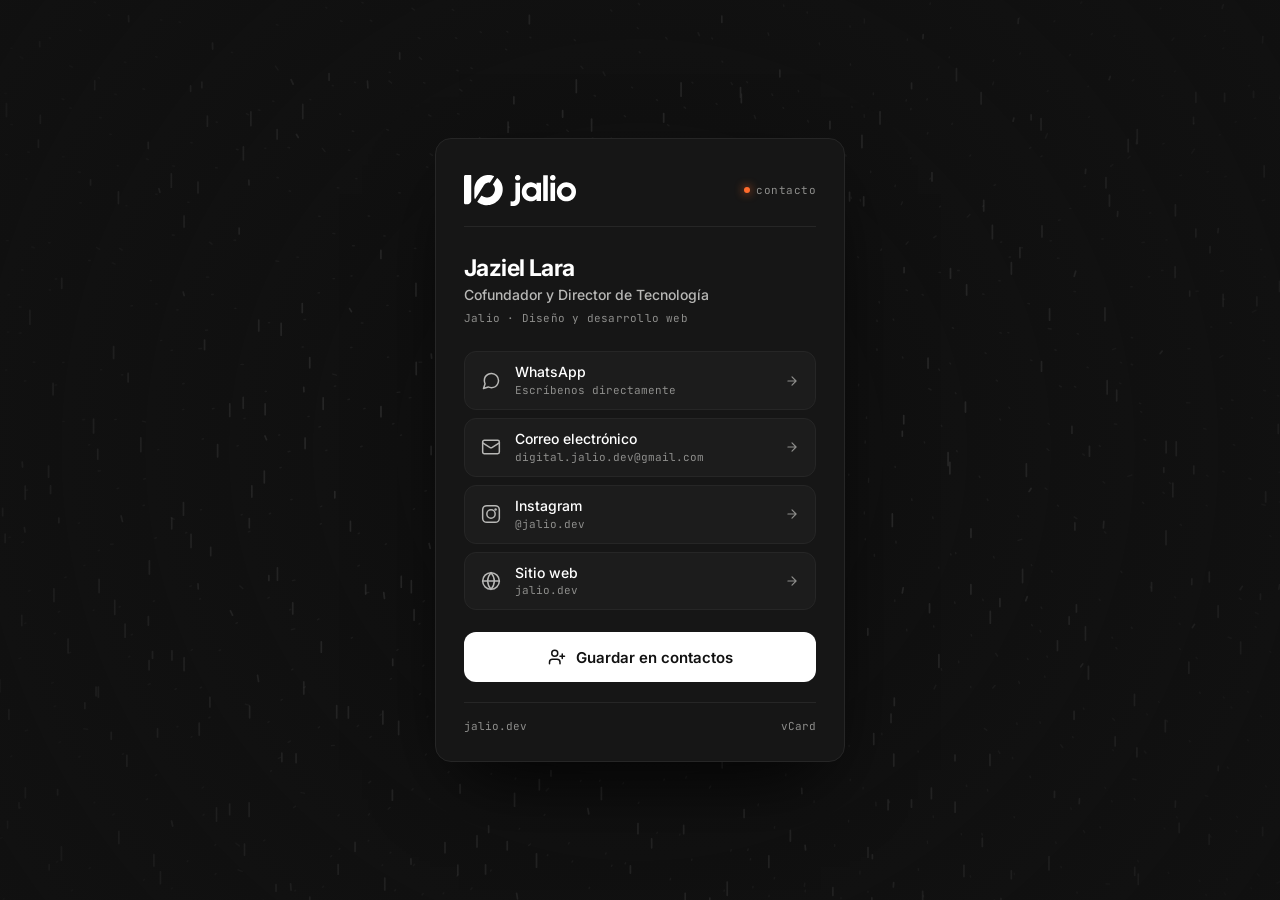
<file: jaziel/index.html>
<!doctype html>
<html lang="es-MX" data-theme="dark" class="js is-ready">

<head>
  <meta charset="utf-8">
  <meta name="viewport" content="width=device-width, initial-scale=1, viewport-fit=cover">
  <title>Jaziel Lara · Jalio</title>
  <meta name="description" content="Tarjeta de contacto de Jaziel Lara — Cofundador y Director de Tecnología en Jalio.">
  <meta name="color-scheme" content="dark">
  <meta name="theme-color" content="#111111">
  <link rel="canonical" href="https://jalio.dev/jaziel/">

  <meta property="og:type" content="profile">
  <meta property="og:title" content="Jaziel Lara · Jalio">
  <meta property="og:description" content="Cofundador y Director de Tecnología en Jalio · Diseño y desarrollo web.">
  <meta property="og:image" content="../assets/og-image.png">
  <meta property="og:locale" content="es_MX">

  <link rel="icon" href="../favicon.ico" sizes="any">
  <link rel="icon" href="../assets/icons/favicon.svg" type="image/svg+xml">
  <link rel="apple-touch-icon" href="../assets/icons/apple-touch-icon.png">

  <link rel="preconnect" href="https://fonts.googleapis.com">
  <link rel="preconnect" href="https://fonts.gstatic.com" crossorigin>
  <link
    href="https://fonts.googleapis.com/css2?family=Inter:wght@400;500;600;700&family=JetBrains+Mono:wght@400;500&display=swap"
    rel="stylesheet">

  <style>
    /* =========================================================
       JALIO · Tarjeta de contacto NFC
       Basado en Brand Guidelines v1.0 & Kit Canva
       Paleta: Negro Jalio (#111111), Blanco (#FFFFFF), Papel (#F4F4F2), Gris (#707070)
       Acento: Verde lima (#C4F53B) — Regla 90% neutros, 10% acento
       Tipografía: Inter (comunicar) + JetBrains Mono (técnico)
       ========================================================= */
    *,
    *::before,
    *::after {
      box-sizing: border-box;
      margin: 0;
      padding: 0;
    }

    :root {
      --negro: #111111;
      --blanco: #ffffff;
      --papel: #f4f4f2;
      --gris: #707070;
      --bg: #111111;
      --surface: #161616;
      --surface-2: #1c1c1c;
      --surface-hover: #222222;
      --fg: #f4f4f2;
      --fg-2: #b8b8b6;
      --fg-3: #8e8e8c;
      --line: #262626;
      --line-2: #363636;
      --font: "Inter", system-ui, -apple-system, "Segoe UI", Roboto, sans-serif;
      --mono: "JetBrains Mono", ui-monospace, Menlo, Consolas, monospace;
      --r-sm: 8px;
      --r-md: 12px;
      --r-lg: 16px;
      --ease: cubic-bezier(.2, .7, .2, 1);
      --particle: 255, 255, 255;
      --accent: #FF6B2C;
    }

    html {
      -webkit-text-size-adjust: 100%;
      background: var(--bg);
    }

    body {
      font-family: var(--font);
      color: var(--fg);
      background: var(--bg);
      min-height: 100dvh;
      display: flex;
      align-items: center;
      justify-content: center;
      -webkit-font-smoothing: antialiased;
      -moz-osx-font-smoothing: grayscale;
      padding: clamp(20px, 4vw, 40px) 16px;
      position: relative;
      overflow-x: hidden;
    }

    ::selection {
      background: var(--blanco);
      color: var(--negro);
    }

    /* ---------- Partículas de fondo (del sitio oficial Jalio) ---------- */
    .bg-particles {
      position: fixed;
      inset: 0;
      width: 100%;
      height: 100%;
      z-index: 0;
      pointer-events: none;
      opacity: 0.6;
    }

    .bg-vignette {
      position: fixed;
      inset: 0;
      z-index: 1;
      pointer-events: none;
      background: radial-gradient(circle at 50% 50%, rgba(17, 17, 17, 0.3) 0%, rgba(17, 17, 17, 0.85) 100%);
    }

    /* ---------- Tarjeta Principal ---------- */
    .card {
      position: relative;
      z-index: 2;
      width: 100%;
      max-width: 410px;
      background: var(--surface);
      border: 1px solid var(--line);
      border-radius: var(--r-lg);
      padding: 36px 28px 28px;
      box-shadow: 0 32px 80px -24px rgba(0, 0, 0, 0.95);
      animation: cardIn 0.8s var(--ease) both;
    }

    @keyframes cardIn {
      from {
        opacity: 0;
        transform: translateY(20px) scale(0.98);
      }

      to {
        opacity: 1;
        transform: translateY(0) scale(1);
      }
    }

    /* ---------- Cabecera de marca ---------- */
    .card__header {
      display: flex;
      align-items: center;
      justify-content: space-between;
      margin-bottom: 28px;
      padding-bottom: 20px;
      border-bottom: 1px solid var(--line);
    }

    .card__brand {
      display: inline-flex;
      align-items: center;
      text-decoration: none;
      color: var(--blanco);
      transition: opacity 0.2s var(--ease);
    }

    .card__brand:hover {
      opacity: 0.8;
    }

    .card__logo {
      width: 112px;
      height: auto;
      aspect-ratio: 476 / 132.21;
    }

    .card__tag {
      font-family: var(--mono);
      font-size: 11px;
      letter-spacing: 0.04em;
      color: var(--fg-3);
      display: inline-flex;
      align-items: center;
      gap: 6px;
    }

    .card__status-dot {
      width: 6px;
      height: 6px;
      border-radius: 50%;
      background: var(--accent);
      box-shadow: 0 0 10px var(--accent);
    }

    /* ---------- Perfil / Identidad ---------- */
    .card__profile {
      display: flex;
      align-items: flex-start;
      gap: 18px;
      margin-bottom: 26px;
      text-align: left;
    }

    .card__avatar {
      flex-shrink: 0;
      width: 64px;
      height: 64px;
      border-radius: var(--r-md);
      background: var(--surface-2);
      border: 1px solid var(--line-2);
      display: grid;
      place-items: center;
      color: var(--blanco);
      padding: 12px;
      position: relative;
    }

    .card__avatar svg {
      width: 100%;
      height: 100%;
      fill: currentColor;
    }

    .card__identity {
      flex: 1;
      min-width: 0;
    }

    .card__name {
      font-size: 1.4375rem;
      font-weight: 700;
      letter-spacing: -0.025em;
      line-height: 1.2;
      color: var(--blanco);
      margin-bottom: 4px;
    }

    .card__role {
      font-size: 0.875rem;
      font-weight: 500;
      color: var(--fg-2);
      line-height: 1.35;
      margin-bottom: 6px;
    }

    .card__meta {
      font-family: var(--mono);
      font-size: 11px;
      letter-spacing: 0.02em;
      color: var(--fg-3);
      display: block;
    }

    /* ---------- Lista de Enlaces ---------- */
    .card__links {
      list-style: none;
      display: flex;
      flex-direction: column;
      gap: 8px;
      margin-bottom: 22px;
    }

    .card__link {
      display: flex;
      align-items: center;
      gap: 14px;
      padding: 12px 16px;
      background: var(--surface-2);
      border: 1px solid var(--line);
      border-radius: var(--r-md);
      text-decoration: none;
      color: var(--fg);
      transition: background-color 0.25s var(--ease), border-color 0.25s var(--ease), transform 0.25s var(--ease);
    }

    .card__link:hover,
    .card__link:focus-visible {
      background: var(--surface-hover);
      border-color: var(--line-2);
      transform: translateY(-1px);
    }

    .card__link:active {
      transform: translateY(1px) scale(0.99);
    }

    .card__link-icon {
      width: 20px;
      height: 20px;
      flex-shrink: 0;
      color: var(--fg-2);
      transition: color 0.2s var(--ease);
    }

    .card__link:hover .card__link-icon {
      color: var(--blanco);
    }

    .card__link-text {
      flex: 1;
      text-align: left;
      min-width: 0;
    }

    .card__link-title {
      display: block;
      font-size: 0.875rem;
      font-weight: 500;
      color: var(--blanco);
      line-height: 1.2;
    }

    .card__link-desc {
      display: block;
      font-family: var(--mono);
      font-size: 11px;
      color: var(--fg-3);
      margin-top: 2px;
      white-space: nowrap;
      overflow: hidden;
      text-overflow: ellipsis;
    }

    .card__link-arrow {
      width: 14px;
      height: 14px;
      color: var(--fg-3);
      transition: transform 0.25s var(--ease), color 0.25s var(--ease);
    }

    .card__link:hover .card__link-arrow {
      color: var(--blanco);
      transform: translateX(2px);
    }

    /* ---------- Botón Guardar Contacto (Jalio .btn--light) ---------- */
    .card__save {
      display: flex;
      align-items: center;
      justify-content: center;
      gap: 10px;
      width: 100%;
      min-height: 50px;
      padding: 0 20px;
      border: 1px solid transparent;
      border-radius: var(--r-md);
      background: var(--blanco);
      color: var(--negro);
      font-family: var(--font);
      font-size: 0.9375rem;
      font-weight: 600;
      cursor: pointer;
      text-decoration: none;
      transition: background-color 0.25s var(--ease), transform 0.25s var(--ease);
    }

    .card__save:hover,
    .card__save:focus-visible {
      background: #e6e6e3;
      transform: translateY(-1px);
    }

    .card__save:active {
      transform: translateY(1px) scale(0.99);
    }

    .card__save-icon {
      width: 18px;
      height: 18px;
      flex-shrink: 0;
    }

    /* ---------- Pie técnico ---------- */
    .card__footer {
      margin-top: 20px;
      padding-top: 16px;
      border-top: 1px solid var(--line);
      display: flex;
      align-items: center;
      justify-content: space-between;
      font-family: var(--mono);
      font-size: 11px;
      color: var(--fg-3);
    }

    .card__footer a {
      color: inherit;
      text-decoration: none;
      transition: color 0.2s var(--ease);
    }

    .card__footer a:hover {
      color: var(--blanco);
    }

    /* ---------- Toast ---------- */
    .toast {
      position: fixed;
      bottom: 24px;
      left: 50%;
      transform: translateX(-50%) translateY(80px);
      background: var(--surface-2);
      border: 1px solid var(--line-2);
      color: var(--blanco);
      padding: 10px 20px;
      border-radius: var(--r-sm);
      font-family: var(--mono);
      font-size: 12px;
      z-index: 100;
      pointer-events: none;
      opacity: 0;
      transition: all 0.35s var(--ease);
      display: flex;
      align-items: center;
      gap: 8px;
    }

    .toast.is-visible {
      transform: translateX(-50%) translateY(0);
      opacity: 1;
    }

    /* ---------- Responsive ---------- */
    @media (max-width: 440px) {
      .card {
        padding: 28px 20px 22px;
        border-radius: var(--r-md);
      }

      .card__name {
        font-size: 1.25rem;
      }

      .card__avatar {
        width: 56px;
        height: 56px;
        padding: 10px;
      }
    }

    @media (prefers-reduced-motion: reduce) {

      *,
      *::before,
      *::after {
        animation-duration: 0.01ms !important;
        animation-delay: 0ms !important;
        transition-duration: 0.01ms !important;
      }
    }
  </style>
</head>

<body>

  <!-- Partículas interactivas del sitio oficial de Jalio -->
  <div class="bg-wrap" style="position: fixed; inset: 0; z-index: 0; pointer-events: none;">
    <canvas class="bg-particles" id="particulas" aria-hidden="true"></canvas>
  </div>
  <div class="bg-vignette" aria-hidden="true"></div>

  <article class="card" id="card">
    <!-- Cabecera con Firma Oficial -->
    <header class="card__header">
      <a class="card__brand" href="https://jalio.dev" aria-label="Jalio · Diseño y desarrollo web">
        <!-- SVG oficial de la firma completa jalio -->
        <svg class="card__logo" viewBox="0 0 476 132.21" aria-hidden="true">
          <path fill="currentColor" fill-rule="evenodd"
            d="M99.4 0.09L92.19 0.95L83.54 3.3L76.81 6.2L71.04 9.58L64.79 14.44L59.36 19.82L57.01 22.7L53.62 27.51L50.34 33.28L47.79 39.05L45.93 44.82L44.48 51.55L43.88 57.8L43.87 94.33L44.46 98.17L45.48 101.06L46.52 102.79L47 102.62L48.13 101.06L67.33 71.74L81.92 47.7L85.8 41.93L88.36 39.05L91.23 36.55L93.63 34.98L96.52 33.58L99.4 32.7L102.77 32.18L106.13 32.15L109.5 32.65L110.46 32.38L127.41 6.84L127.89 5.4L127.28 4.75L122.47 2.88L117.19 1.43L109.5 0.31L104.69 0L99.4 0.09ZM5.18 0.45L2.78 1.42L1.54 2.51L0.37 4.48L0 6.36L0.03 119.33L0.32 120.77L1.09 122.21L2.54 123.65L3.74 124.34L5.66 124.8L13.83 124.76L17.2 124.22L20.08 123.23L23.45 121.33L25.26 119.81L27.46 117.4L28.93 115L30.29 111.63L30.74 109.23L30.82 2.99L30.77 2.51L30.18 1.59L28.74 0.46L28.26 0.37L5.18 0.45ZM140.74 13.04L133.39 23.66L123.29 39.05L123.22 40.49L123.41 40.97L127 45.78L128.34 48.18L129.77 51.55L130.83 55.39L131.3 58.76L131.4 62.6L130.82 67.41L128.91 73.66L126.49 78.47L122.47 84.11L120.07 86.68L117.19 89.19L111.9 92.62L109.98 93.55L106.13 94.87L100.36 95.95L95.55 95.9L90.27 95.01L86.9 93.97L83.54 92.57L79.69 90.62L76.33 88.48L74.88 88.38L73.44 88.62L72.89 89.04L56.92 113.08L56.54 114.04L57.29 115L61.42 117.97L67.19 121.32L73.92 124.26L78.25 125.68L84.02 127.12L91.23 128.11L97.48 128.36L103.73 128.09L109.98 127.16L115.74 125.71L122.47 123.23L127.28 120.89L133.05 117.51L137.86 114.11L142.44 110.19L148.51 103.94L152.92 98.17L156.7 91.93L159.67 85.68L161.09 81.83L162.88 75.58L163.92 70.29L164.49 64.04L164.38 56.35L163.89 51.55L162.02 43.37L159.66 36.64L156.81 30.88L152.43 24.15L148.91 20.01L143.63 14.9L141.7 13.37L140.74 13.04ZM226.76 0.09L224.84 0.49L222.45 1.49L220.53 2.85L219 4.45L218.05 5.88L217.03 8.28L216.55 10.67L216.57 13.07L217.15 15.46L218.02 17.38L219.38 19.29L221.01 20.86L222.45 21.82L224.84 22.83L226.76 23.27L229.63 23.28L232.03 22.73L233.94 21.86L236.19 20.25L237.77 18.57L238.86 16.9L239.82 14.5L240.11 10.67L239.81 8.76L238.92 6.36L237.29 3.98L235.72 2.53L233.94 1.36L232.03 0.52L229.15 0L226.76 0.09ZM376.15 0.09L373.75 0.58L371.84 1.36L369.45 3.01L368.01 4.61L366.89 6.36L365.98 8.76L365.64 11.15L365.72 13.07L366.08 14.98L366.88 16.9L368.01 18.72L369.45 20.33L371.36 21.73L373.75 22.78L376.15 23.28L378.54 23.29L382.37 22.25L384.77 20.79L386.33 19.29L387.72 17.38L388.65 15.46L389.19 13.07L389.16 10.19L388.76 8.28L387.69 5.88L386.34 3.97L384.77 2.45L382.37 1.02L380.94 0.46L378.06 0.02L376.15 0.09ZM336.89 1.26L336.68 1.57L336.72 109.79L337.36 110.03L355.56 110.06L356.13 109.79L356.15 109.31L356.13 1.57L355.56 1.2L336.89 1.26ZM282.78 31.24L277.99 31.67L272.25 33L268.42 34.47L263.15 37.35L259.32 40.24L255.37 44.19L252.51 48.02L250 52.33L247.19 59.51L246.25 63.34L245.72 67.65L245.58 72.92L245.8 76.75L247.17 83.93L248.69 88.24L251.01 93.03L253.54 96.86L255.85 99.73L258.36 102.27L261.23 104.62L264.11 106.55L267.94 108.54L271.77 109.95L275.12 110.85L277.99 111.38L283.26 111.83L289.96 111.43L293.31 110.81L297.62 109.41L301.45 107.57L304.33 105.59L307.68 102.41L308.2 102.6L308.25 109.31L308.3 109.79L308.64 110.03L326.83 110.03L327.21 109.79L327.33 106.91L327.25 33.65L326.83 33.36L308.64 33.34L308.16 33.65L308.2 40.84L308.16 41.08L307.68 41.14L305.28 38.68L302.41 36.41L297.14 33.59L294.27 32.6L289.96 31.62L285.65 31.24L282.78 31.24ZM434.09 31.23L429.3 31.62L426.42 32.1L422.59 33.1L418.76 34.47L413.98 36.91L411.1 38.83L408.01 41.32L405.15 44.19L402.4 47.54L400.52 50.41L398.45 54.24L397.11 57.6L395.22 64.78L394.76 69.57L394.73 73.4L395.17 78.18L395.7 81.06L396.63 84.41L398.5 89.2L399.97 92.07L401.81 94.94L405.3 99.25L406.79 100.75L409.67 103.25L413.02 105.63L416.37 107.55L419.72 108.97L424.03 110.34L428.82 111.37L433.61 111.81L436.48 111.82L441.75 111.34L446.53 110.42L449.89 109.38L453.24 108L456.11 106.57L460.42 103.71L462.81 101.78L465.84 98.77L469.23 94.46L471.02 91.59L472.48 88.72L473.98 84.89L475.43 79.14L475.91 75.31L476 69.57L475.85 66.69L474.95 60.95L473.98 57.6L472.46 53.77L469.19 48.02L466.17 44.23L463.19 41.32L458.03 37.38L453.72 35.08L449.89 33.49L446.53 32.52L441.75 31.63L434.09 31.23ZM218.62 33.59L218.54 94.94L218.24 103.08L217.32 105.96L215.75 108.3L213.35 110.41L211.44 111.37L209.52 111.93L206.65 112.25L198.51 111.91L197.88 112.18L197.86 131.33L198.51 131.87L207.61 132.21L212.87 131.88L218.62 130.51L223.89 128.13L226.76 126.15L229 124.15L231.26 121.76L232.67 119.84L235.49 114.57L236.5 111.7L237.43 107.87L238.09 100.69L238.09 33.65L237.77 33.38L235.86 33.35L219.1 33.38L218.62 33.59ZM368.01 33.39L367.69 33.65L367.62 38.92L367.6 109.79L368.01 110.04L386.68 110.03L387.08 109.79L387.17 105.96L387.11 33.65L386.68 33.38L384.77 33.35L368.01 33.39ZM284.22 50.86L288.05 50.8L292.83 51.67L296.19 53.04L299.54 55.04L303.08 58.55L305.36 61.9L306.9 65.74L307.72 70.04L307.77 72.44L306.85 77.71L305.46 81.06L303.62 83.93L300.97 86.82L297.62 89.42L293.79 91.25L289.96 92.29L285.65 92.48L283.26 92.31L280.86 91.81L277.03 90.32L273.2 87.78L270.26 84.89L268.19 82.02L266.36 77.71L265.45 73.4L265.44 69.57L266.37 65.26L267.74 61.9L269.65 59.03L272.88 55.68L275.61 53.77L279.91 51.79L284.22 50.86ZM433.61 50.86L437.44 50.84L441.75 51.65L445.58 53.18L448.93 55.38L452.52 59.03L454.42 61.9L455.82 65.26L456.74 70.04L456.69 72.92L455.77 77.71L454.32 81.06L451.32 85.28L447.97 88.33L444.62 90.37L440.79 91.8L436.96 92.45L432.17 92.28L428.34 91.28L424.51 89.42L421.16 86.88L418.17 83.45L416.26 80.1L414.79 75.79L414.37 72.44L414.34 70.52L414.7 67.65L415.7 64.3L417.64 60.47L419.46 58.07L422.59 55.13L425.95 53.06L429.3 51.67L433.61 50.86Z" />
        </svg>
      </a>
      <span class="card__tag">
        <i class="card__status-dot"></i>
        <span>contacto</span>
      </span>
    </header>

    <!-- Perfil del integrante -->
    <div class="card__profile">
      <div class="card__identity">
        <h1 class="card__name">Jaziel Lara</h1>
        <p class="card__role">Cofundador y Director de Tecnología</p>
        <span class="card__meta">Jalio · Diseño y desarrollo web</span>
      </div>
    </div>

    <!-- Enlaces directos de contacto -->
    <ul class="card__links">
      <li>
        <a class="card__link" id="link-whatsapp"
          href="https://wa.me/524447100164?text=Hola%20Jaziel%2C%20guard%C3%A9%20tu%20contacto%20de%20Jalio."
          target="_blank" rel="noopener">
          <svg class="card__link-icon" viewBox="0 0 24 24" fill="none" stroke="currentColor" stroke-width="1.8"
            stroke-linecap="round" stroke-linejoin="round">
            <path
              d="M21 11.5a8.38 8.38 0 0 1-.9 3.8 8.5 8.5 0 0 1-7.6 4.7 8.38 8.38 0 0 1-3.8-.9L3 21l1.9-5.7a8.38 8.38 0 0 1-.9-3.8 8.5 8.5 0 0 1 4.7-7.6 8.38 8.38 0 0 1 3.8-.9h.5a8.48 8.48 0 0 1 8 8v.5z" />
          </svg>
          <div class="card__link-text">
            <span class="card__link-title">WhatsApp</span>
            <span class="card__link-desc">Escríbenos directamente</span>
          </div>
          <svg class="card__link-arrow" viewBox="0 0 24 24" fill="none" stroke="currentColor" stroke-width="2"
            stroke-linecap="round" stroke-linejoin="round">
            <path d="M5 12h14M12 5l7 7-7 7" />
          </svg>
        </a>
      </li>

      <li>
        <a class="card__link" id="link-correo" href="mailto:digital.jalio.dev@gmail.com">
          <svg class="card__link-icon" viewBox="0 0 24 24" fill="none" stroke="currentColor" stroke-width="1.8"
            stroke-linecap="round" stroke-linejoin="round">
            <rect x="2" y="4" width="20" height="16" rx="2" />
            <path d="m22 7-8.97 5.7a1.94 1.94 0 0 1-2.06 0L2 7" />
          </svg>
          <div class="card__link-text">
            <span class="card__link-title">Correo electrónico</span>
            <span class="card__link-desc">digital.jalio.dev@gmail.com</span>
          </div>
          <svg class="card__link-arrow" viewBox="0 0 24 24" fill="none" stroke="currentColor" stroke-width="2"
            stroke-linecap="round" stroke-linejoin="round">
            <path d="M5 12h14M12 5l7 7-7 7" />
          </svg>
        </a>
      </li>

      <li>
        <a class="card__link" id="link-instagram" href="https://www.instagram.com/jalio.dev" target="_blank"
          rel="noopener">
          <svg class="card__link-icon" viewBox="0 0 24 24" fill="none" stroke="currentColor" stroke-width="1.8"
            stroke-linecap="round" stroke-linejoin="round">
            <rect x="2" y="2" width="20" height="20" rx="5" />
            <circle cx="12" cy="12" r="5" />
            <circle cx="17.5" cy="6.5" r="1.5" fill="currentColor" stroke="none" />
          </svg>
          <div class="card__link-text">
            <span class="card__link-title">Instagram</span>
            <span class="card__link-desc">@jalio.dev</span>
          </div>
          <svg class="card__link-arrow" viewBox="0 0 24 24" fill="none" stroke="currentColor" stroke-width="2"
            stroke-linecap="round" stroke-linejoin="round">
            <path d="M5 12h14M12 5l7 7-7 7" />
          </svg>
        </a>
      </li>

      <li>
        <a class="card__link" id="link-web" href="https://jalio.dev" target="_blank" rel="noopener">
          <svg class="card__link-icon" viewBox="0 0 24 24" fill="none" stroke="currentColor" stroke-width="1.8"
            stroke-linecap="round" stroke-linejoin="round">
            <circle cx="12" cy="12" r="10" />
            <path
              d="M2 12h20M12 2a15.3 15.3 0 0 1 4 10 15.3 15.3 0 0 1-4 10 15.3 15.3 0 0 1-4-10 15.3 15.3 0 0 1 4-10z" />
          </svg>
          <div class="card__link-text">
            <span class="card__link-title">Sitio web</span>
            <span class="card__link-desc">jalio.dev</span>
          </div>
          <svg class="card__link-arrow" viewBox="0 0 24 24" fill="none" stroke="currentColor" stroke-width="2"
            stroke-linecap="round" stroke-linejoin="round">
            <path d="M5 12h14M12 5l7 7-7 7" />
          </svg>
        </a>
      </li>
    </ul>

    <!-- Botón principal de guardado -->
    <a class="card__save" id="save-contact" href="contacto.vcf" download="Jaziel_Lara_Jalio.vcf">
      <svg class="card__save-icon" viewBox="0 0 24 24" fill="none" stroke="currentColor" stroke-width="2"
        stroke-linecap="round" stroke-linejoin="round">
        <path d="M16 21v-2a4 4 0 0 0-4-4H6a4 4 0 0 0-4 4v2" />
        <circle cx="9" cy="7" r="4" />
        <line x1="19" y1="8" x2="19" y2="14" />
        <line x1="22" y1="11" x2="16" y2="11" />
      </svg>
      <span>Guardar en contactos</span>
    </a>

    <!-- Pie técnico -->
    <footer class="card__footer">
      <a href="https://jalio.dev" target="_blank" rel="noopener">jalio.dev</a>
      <span>vCard</span>
    </footer>
  </article>

  <!-- Notificación toast -->
  <div class="toast" id="toast" role="status" aria-live="polite">
    <span>✓</span>
    <span>Contacto listo para guardar</span>
  </div>

  <!-- Script de partículas oficiales de Jalio -->
  <script src="../js/particulas.js" defer></script>

  <script>
    (function () {
      'use strict';
      const saveBtn = document.getElementById('save-contact');
      const toast = document.getElementById('toast');

      saveBtn.addEventListener('click', function () {
        toast.classList.add('is-visible');
        setTimeout(function () {
          toast.classList.remove('is-visible');
        }, 3200);
      });
    })();
  </script>

</body>

</html>
</file>
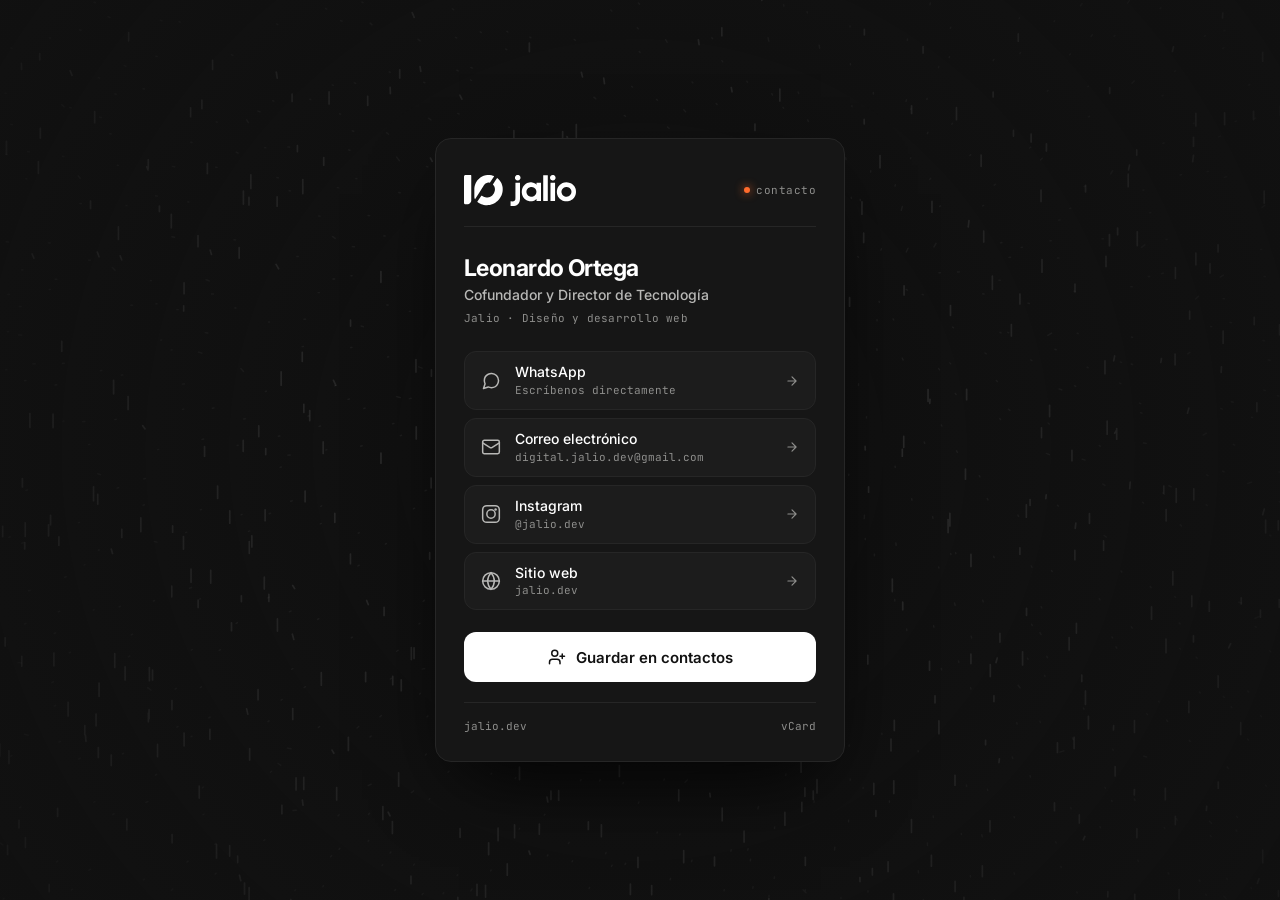
<file: leo/index.html>
<!doctype html>
<html lang="es-MX" data-theme="dark" class="js is-ready">

<head>
  <meta charset="utf-8">
  <meta name="viewport" content="width=device-width, initial-scale=1, viewport-fit=cover">
  <title>Leonardo Ortega · Jalio</title>
  <meta name="description"
    content="Tarjeta de contacto de Leonardo Ortega — Cofundador y Director de Tecnología en Jalio.">
  <meta name="color-scheme" content="dark">
  <meta name="theme-color" content="#111111">
  <link rel="canonical" href="https://jalio.dev/leo/">

  <meta property="og:type" content="profile">
  <meta property="og:title" content="Leonardo Ortega · Jalio">
  <meta property="og:description" content="Cofundador y Director de Tecnología en Jalio · Diseño y desarrollo web.">
  <meta property="og:image" content="../assets/og-image.png">
  <meta property="og:locale" content="es_MX">

  <link rel="icon" href="../favicon.ico" sizes="any">
  <link rel="icon" href="../assets/icons/favicon.svg" type="image/svg+xml">
  <link rel="apple-touch-icon" href="../assets/icons/apple-touch-icon.png">

  <link rel="preconnect" href="https://fonts.googleapis.com">
  <link rel="preconnect" href="https://fonts.gstatic.com" crossorigin>
  <link
    href="https://fonts.googleapis.com/css2?family=Inter:wght@400;500;600;700&family=JetBrains+Mono:wght@400;500&display=swap"
    rel="stylesheet">

  <style>
    /* =========================================================
       JALIO · Tarjeta de contacto NFC
       Basado en Brand Guidelines v1.0 & Kit Canva
       Paleta: Negro Jalio (#111111), Blanco (#FFFFFF), Papel (#F4F4F2), Gris (#707070)
       Acento: Azul eléctrico (#315BFF) — Regla 90% neutros, 10% acento
       Tipografía: Inter (comunicar) + JetBrains Mono (técnico)
       ========================================================= */
    *,
    *::before,
    *::after {
      box-sizing: border-box;
      margin: 0;
      padding: 0;
    }

    :root {
      --negro: #111111;
      --blanco: #ffffff;
      --papel: #f4f4f2;
      --gris: #707070;
      --bg: #111111;
      --surface: #161616;
      --surface-2: #1c1c1c;
      --surface-hover: #222222;
      --fg: #f4f4f2;
      --fg-2: #b8b8b6;
      --fg-3: #8e8e8c;
      --line: #262626;
      --line-2: #363636;
      --font: "Inter", system-ui, -apple-system, "Segoe UI", Roboto, sans-serif;
      --mono: "JetBrains Mono", ui-monospace, Menlo, Consolas, monospace;
      --r-sm: 8px;
      --r-md: 12px;
      --r-lg: 16px;
      --ease: cubic-bezier(.2, .7, .2, 1);
      --particle: 255, 255, 255;
      --accent: #FF6B2C;
    }

    html {
      -webkit-text-size-adjust: 100%;
      background: var(--bg);
    }

    body {
      font-family: var(--font);
      color: var(--fg);
      background: var(--bg);
      min-height: 100dvh;
      display: flex;
      align-items: center;
      justify-content: center;
      -webkit-font-smoothing: antialiased;
      -moz-osx-font-smoothing: grayscale;
      padding: clamp(20px, 4vw, 40px) 16px;
      position: relative;
      overflow-x: hidden;
    }

    ::selection {
      background: var(--blanco);
      color: var(--negro);
    }

    /* ---------- Partículas de fondo (del sitio oficial Jalio) ---------- */
    .bg-particles {
      position: fixed;
      inset: 0;
      width: 100%;
      height: 100%;
      z-index: 0;
      pointer-events: none;
      opacity: 0.6;
    }

    /* Radial sutil para enfocar la tarjeta */
    .bg-vignette {
      position: fixed;
      inset: 0;
      z-index: 1;
      pointer-events: none;
      background: radial-gradient(circle at 50% 50%, rgba(17, 17, 17, 0.3) 0%, rgba(17, 17, 17, 0.85) 100%);
    }

    /* ---------- Tarjeta Principal ---------- */
    .card {
      position: relative;
      z-index: 2;
      width: 100%;
      max-width: 410px;
      background: var(--surface);
      border: 1px solid var(--line);
      border-radius: var(--r-lg);
      padding: 36px 28px 28px;
      box-shadow: 0 32px 80px -24px rgba(0, 0, 0, 0.95);
      animation: cardIn 0.8s var(--ease) both;
    }

    @keyframes cardIn {
      from {
        opacity: 0;
        transform: translateY(20px) scale(0.98);
      }

      to {
        opacity: 1;
        transform: translateY(0) scale(1);
      }
    }

    /* ---------- Cabecera de marca ---------- */
    .card__header {
      display: flex;
      align-items: center;
      justify-content: space-between;
      margin-bottom: 28px;
      padding-bottom: 20px;
      border-bottom: 1px solid var(--line);
    }

    .card__brand {
      display: inline-flex;
      align-items: center;
      text-decoration: none;
      color: var(--blanco);
      transition: opacity 0.2s var(--ease);
    }

    .card__brand:hover {
      opacity: 0.8;
    }

    .card__logo {
      width: 112px;
      height: auto;
      aspect-ratio: 476 / 132.21;
    }

    .card__tag {
      font-family: var(--mono);
      font-size: 11px;
      letter-spacing: 0.04em;
      color: var(--fg-3);
      display: inline-flex;
      align-items: center;
      gap: 6px;
    }

    .card__status-dot {
      width: 6px;
      height: 6px;
      border-radius: 50%;
      background: var(--accent);
      box-shadow: 0 0 10px var(--accent);
    }

    /* ---------- Perfil / Identidad ---------- */
    .card__profile {
      display: flex;
      align-items: flex-start;
      gap: 18px;
      margin-bottom: 26px;
      text-align: left;
    }

    .card__avatar {
      flex-shrink: 0;
      width: 64px;
      height: 64px;
      border-radius: var(--r-md);
      background: var(--surface-2);
      border: 1px solid var(--line-2);
      display: grid;
      place-items: center;
      color: var(--blanco);
      padding: 12px;
      position: relative;
    }

    .card__avatar svg {
      width: 100%;
      height: 100%;
      fill: currentColor;
    }

    .card__identity {
      flex: 1;
      min-width: 0;
    }

    .card__name {
      font-size: 1.4375rem;
      font-weight: 700;
      letter-spacing: -0.025em;
      line-height: 1.2;
      color: var(--blanco);
      margin-bottom: 4px;
    }

    .card__role {
      font-size: 0.875rem;
      font-weight: 500;
      color: var(--fg-2);
      line-height: 1.35;
      margin-bottom: 6px;
    }

    .card__meta {
      font-family: var(--mono);
      font-size: 11px;
      letter-spacing: 0.02em;
      color: var(--fg-3);
      display: block;
    }

    /* ---------- Lista de Enlaces ---------- */
    .card__links {
      list-style: none;
      display: flex;
      flex-direction: column;
      gap: 8px;
      margin-bottom: 22px;
    }

    .card__link {
      display: flex;
      align-items: center;
      gap: 14px;
      padding: 12px 16px;
      background: var(--surface-2);
      border: 1px solid var(--line);
      border-radius: var(--r-md);
      text-decoration: none;
      color: var(--fg);
      transition: background-color 0.25s var(--ease), border-color 0.25s var(--ease), transform 0.25s var(--ease);
    }

    .card__link:hover,
    .card__link:focus-visible {
      background: var(--surface-hover);
      border-color: var(--line-2);
      transform: translateY(-1px);
    }

    .card__link:active {
      transform: translateY(1px) scale(0.99);
    }

    .card__link-icon {
      width: 20px;
      height: 20px;
      flex-shrink: 0;
      color: var(--fg-2);
      transition: color 0.2s var(--ease);
    }

    .card__link:hover .card__link-icon {
      color: var(--blanco);
    }

    .card__link-text {
      flex: 1;
      text-align: left;
      min-width: 0;
    }

    .card__link-title {
      display: block;
      font-size: 0.875rem;
      font-weight: 500;
      color: var(--blanco);
      line-height: 1.2;
    }

    .card__link-desc {
      display: block;
      font-family: var(--mono);
      font-size: 11px;
      color: var(--fg-3);
      margin-top: 2px;
      white-space: nowrap;
      overflow: hidden;
      text-overflow: ellipsis;
    }

    .card__link-arrow {
      width: 14px;
      height: 14px;
      color: var(--fg-3);
      transition: transform 0.25s var(--ease), color 0.25s var(--ease);
    }

    .card__link:hover .card__link-arrow {
      color: var(--blanco);
      transform: translateX(2px);
    }

    /* ---------- Botón Guardar Contacto (Jalio .btn--light) ---------- */
    .card__save {
      display: flex;
      align-items: center;
      justify-content: center;
      gap: 10px;
      width: 100%;
      min-height: 50px;
      padding: 0 20px;
      border: 1px solid transparent;
      border-radius: var(--r-md);
      background: var(--blanco);
      color: var(--negro);
      font-family: var(--font);
      font-size: 0.9375rem;
      font-weight: 600;
      cursor: pointer;
      text-decoration: none;
      transition: background-color 0.25s var(--ease), transform 0.25s var(--ease);
    }

    .card__save:hover,
    .card__save:focus-visible {
      background: #e6e6e3;
      transform: translateY(-1px);
    }

    .card__save:active {
      transform: translateY(1px) scale(0.99);
    }

    .card__save-icon {
      width: 18px;
      height: 18px;
      flex-shrink: 0;
    }

    /* ---------- Pie técnico ---------- */
    .card__footer {
      margin-top: 20px;
      padding-top: 16px;
      border-top: 1px solid var(--line);
      display: flex;
      align-items: center;
      justify-content: space-between;
      font-family: var(--mono);
      font-size: 11px;
      color: var(--fg-3);
    }

    .card__footer a {
      color: inherit;
      text-decoration: none;
      transition: color 0.2s var(--ease);
    }

    .card__footer a:hover {
      color: var(--blanco);
    }

    /* ---------- Toast ---------- */
    .toast {
      position: fixed;
      bottom: 24px;
      left: 50%;
      transform: translateX(-50%) translateY(80px);
      background: var(--surface-2);
      border: 1px solid var(--line-2);
      color: var(--blanco);
      padding: 10px 20px;
      border-radius: var(--r-sm);
      font-family: var(--mono);
      font-size: 12px;
      z-index: 100;
      pointer-events: none;
      opacity: 0;
      transition: all 0.35s var(--ease);
      display: flex;
      align-items: center;
      gap: 8px;
    }

    .toast.is-visible {
      transform: translateX(-50%) translateY(0);
      opacity: 1;
    }

    /* ---------- Responsive ---------- */
    @media (max-width: 440px) {
      .card {
        padding: 28px 20px 22px;
        border-radius: var(--r-md);
      }

      .card__name {
        font-size: 1.25rem;
      }

      .card__avatar {
        width: 56px;
        height: 56px;
        padding: 10px;
      }
    }

    @media (prefers-reduced-motion: reduce) {

      *,
      *::before,
      *::after {
        animation-duration: 0.01ms !important;
        animation-delay: 0ms !important;
        transition-duration: 0.01ms !important;
      }
    }
  </style>
</head>

<body>

  <!-- Partículas interactivas del sitio oficial de Jalio -->
  <div class="bg-wrap" style="position: fixed; inset: 0; z-index: 0; pointer-events: none;">
    <canvas class="bg-particles" id="particulas" aria-hidden="true"></canvas>
  </div>
  <div class="bg-vignette" aria-hidden="true"></div>

  <article class="card" id="card">
    <!-- Cabecera con Firma Oficial -->
    <header class="card__header">
      <a class="card__brand" href="https://jalio.dev" aria-label="Jalio · Diseño y desarrollo web">
        <!-- SVG oficial de la firma completa jalio (símbolo + nombre) -->
        <svg class="card__logo" viewBox="0 0 476 132.21" aria-hidden="true">
          <path fill="currentColor" fill-rule="evenodd"
            d="M99.4 0.09L92.19 0.95L83.54 3.3L76.81 6.2L71.04 9.58L64.79 14.44L59.36 19.82L57.01 22.7L53.62 27.51L50.34 33.28L47.79 39.05L45.93 44.82L44.48 51.55L43.88 57.8L43.87 94.33L44.46 98.17L45.48 101.06L46.52 102.79L47 102.62L48.13 101.06L67.33 71.74L81.92 47.7L85.8 41.93L88.36 39.05L91.23 36.55L93.63 34.98L96.52 33.58L99.4 32.7L102.77 32.18L106.13 32.15L109.5 32.65L110.46 32.38L127.41 6.84L127.89 5.4L127.28 4.75L122.47 2.88L117.19 1.43L109.5 0.31L104.69 0L99.4 0.09ZM5.18 0.45L2.78 1.42L1.54 2.51L0.37 4.48L0 6.36L0.03 119.33L0.32 120.77L1.09 122.21L2.54 123.65L3.74 124.34L5.66 124.8L13.83 124.76L17.2 124.22L20.08 123.23L23.45 121.33L25.26 119.81L27.46 117.4L28.93 115L30.29 111.63L30.74 109.23L30.82 2.99L30.77 2.51L30.18 1.59L28.74 0.46L28.26 0.37L5.18 0.45ZM140.74 13.04L133.39 23.66L123.29 39.05L123.22 40.49L123.41 40.97L127 45.78L128.34 48.18L129.77 51.55L130.83 55.39L131.3 58.76L131.4 62.6L130.82 67.41L128.91 73.66L126.49 78.47L122.47 84.11L120.07 86.68L117.19 89.19L111.9 92.62L109.98 93.55L106.13 94.87L100.36 95.95L95.55 95.9L90.27 95.01L86.9 93.97L83.54 92.57L79.69 90.62L76.33 88.48L74.88 88.38L73.44 88.62L72.89 89.04L56.92 113.08L56.54 114.04L57.29 115L61.42 117.97L67.19 121.32L73.92 124.26L78.25 125.68L84.02 127.12L91.23 128.11L97.48 128.36L103.73 128.09L109.98 127.16L115.74 125.71L122.47 123.23L127.28 120.89L133.05 117.51L137.86 114.11L142.44 110.19L148.51 103.94L152.92 98.17L156.7 91.93L159.67 85.68L161.09 81.83L162.88 75.58L163.92 70.29L164.49 64.04L164.38 56.35L163.89 51.55L162.02 43.37L159.66 36.64L156.81 30.88L152.43 24.15L148.91 20.01L143.63 14.9L141.7 13.37L140.74 13.04ZM226.76 0.09L224.84 0.49L222.45 1.49L220.53 2.85L219 4.45L218.05 5.88L217.03 8.28L216.55 10.67L216.57 13.07L217.15 15.46L218.02 17.38L219.38 19.29L221.01 20.86L222.45 21.82L224.84 22.83L226.76 23.27L229.63 23.28L232.03 22.73L233.94 21.86L236.19 20.25L237.77 18.57L238.86 16.9L239.82 14.5L240.11 10.67L239.81 8.76L238.92 6.36L237.29 3.98L235.72 2.53L233.94 1.36L232.03 0.52L229.15 0L226.76 0.09ZM376.15 0.09L373.75 0.58L371.84 1.36L369.45 3.01L368.01 4.61L366.89 6.36L365.98 8.76L365.64 11.15L365.72 13.07L366.08 14.98L366.88 16.9L368.01 18.72L369.45 20.33L371.36 21.73L373.75 22.78L376.15 23.28L378.54 23.29L382.37 22.25L384.77 20.79L386.33 19.29L387.72 17.38L388.65 15.46L389.19 13.07L389.16 10.19L388.76 8.28L387.69 5.88L386.34 3.97L384.77 2.45L382.37 1.02L380.94 0.46L378.06 0.02L376.15 0.09ZM336.89 1.26L336.68 1.57L336.72 109.79L337.36 110.03L355.56 110.06L356.13 109.79L356.15 109.31L356.13 1.57L355.56 1.2L336.89 1.26ZM282.78 31.24L277.99 31.67L272.25 33L268.42 34.47L263.15 37.35L259.32 40.24L255.37 44.19L252.51 48.02L250 52.33L247.19 59.51L246.25 63.34L245.72 67.65L245.58 72.92L245.8 76.75L247.17 83.93L248.69 88.24L251.01 93.03L253.54 96.86L255.85 99.73L258.36 102.27L261.23 104.62L264.11 106.55L267.94 108.54L271.77 109.95L275.12 110.85L277.99 111.38L283.26 111.83L289.96 111.43L293.31 110.81L297.62 109.41L301.45 107.57L304.33 105.59L307.68 102.41L308.2 102.6L308.25 109.31L308.3 109.79L308.64 110.03L326.83 110.03L327.21 109.79L327.33 106.91L327.25 33.65L326.83 33.36L308.64 33.34L308.16 33.65L308.2 40.84L308.16 41.08L307.68 41.14L305.28 38.68L302.41 36.41L297.14 33.59L294.27 32.6L289.96 31.62L285.65 31.24L282.78 31.24ZM434.09 31.23L429.3 31.62L426.42 32.1L422.59 33.1L418.76 34.47L413.98 36.91L411.1 38.83L408.01 41.32L405.15 44.19L402.4 47.54L400.52 50.41L398.45 54.24L397.11 57.6L395.22 64.78L394.76 69.57L394.73 73.4L395.17 78.18L395.7 81.06L396.63 84.41L398.5 89.2L399.97 92.07L401.81 94.94L405.3 99.25L406.79 100.75L409.67 103.25L413.02 105.63L416.37 107.55L419.72 108.97L424.03 110.34L428.82 111.37L433.61 111.81L436.48 111.82L441.75 111.34L446.53 110.42L449.89 109.38L453.24 108L456.11 106.57L460.42 103.71L462.81 101.78L465.84 98.77L469.23 94.46L471.02 91.59L472.48 88.72L473.98 84.89L475.43 79.14L475.91 75.31L476 69.57L475.85 66.69L474.95 60.95L473.98 57.6L472.46 53.77L469.19 48.02L466.17 44.23L463.19 41.32L458.03 37.38L453.72 35.08L449.89 33.49L446.53 32.52L441.75 31.63L434.09 31.23ZM218.62 33.59L218.54 94.94L218.24 103.08L217.32 105.96L215.75 108.3L213.35 110.41L211.44 111.37L209.52 111.93L206.65 112.25L198.51 111.91L197.88 112.18L197.86 131.33L198.51 131.87L207.61 132.21L212.87 131.88L218.62 130.51L223.89 128.13L226.76 126.15L229 124.15L231.26 121.76L232.67 119.84L235.49 114.57L236.5 111.7L237.43 107.87L238.09 100.69L238.09 33.65L237.77 33.38L235.86 33.35L219.1 33.38L218.62 33.59ZM368.01 33.39L367.69 33.65L367.62 38.92L367.6 109.79L368.01 110.04L386.68 110.03L387.08 109.79L387.17 105.96L387.11 33.65L386.68 33.38L384.77 33.35L368.01 33.39ZM284.22 50.86L288.05 50.8L292.83 51.67L296.19 53.04L299.54 55.04L303.08 58.55L305.36 61.9L306.9 65.74L307.72 70.04L307.77 72.44L306.85 77.71L305.46 81.06L303.62 83.93L300.97 86.82L297.62 89.42L293.79 91.25L289.96 92.29L285.65 92.48L283.26 92.31L280.86 91.81L277.03 90.32L273.2 87.78L270.26 84.89L268.19 82.02L266.36 77.71L265.45 73.4L265.44 69.57L266.37 65.26L267.74 61.9L269.65 59.03L272.88 55.68L275.61 53.77L279.91 51.79L284.22 50.86ZM433.61 50.86L437.44 50.84L441.75 51.65L445.58 53.18L448.93 55.38L452.52 59.03L454.42 61.9L455.82 65.26L456.74 70.04L456.69 72.92L455.77 77.71L454.32 81.06L451.32 85.28L447.97 88.33L444.62 90.37L440.79 91.8L436.96 92.45L432.17 92.28L428.34 91.28L424.51 89.42L421.16 86.88L418.17 83.45L416.26 80.1L414.79 75.79L414.37 72.44L414.34 70.52L414.7 67.65L415.7 64.3L417.64 60.47L419.46 58.07L422.59 55.13L425.95 53.06L429.3 51.67L433.61 50.86Z" />
        </svg>
      </a>
      <span class="card__tag">
        <i class="card__status-dot"></i>
        <span>contacto</span>
      </span>
    </header>

    <!-- Perfil del integrante -->
    <div class="card__profile">
      <div class="card__identity">
        <h1 class="card__name">Leonardo Ortega</h1>
        <p class="card__role">Cofundador y Director de Tecnología</p>
        <span class="card__meta">Jalio · Diseño y desarrollo web</span>
      </div>
    </div>

    <!-- Enlaces directos de contacto -->
    <ul class="card__links">
      <li>
        <a class="card__link" id="link-whatsapp"
          href="https://wa.me/524447100164?text=Hola%20Leo%2C%20guard%C3%A9%20tu%20contacto%20de%20Jalio."
          target="_blank" rel="noopener">
          <svg class="card__link-icon" viewBox="0 0 24 24" fill="none" stroke="currentColor" stroke-width="1.8"
            stroke-linecap="round" stroke-linejoin="round">
            <path
              d="M21 11.5a8.38 8.38 0 0 1-.9 3.8 8.5 8.5 0 0 1-7.6 4.7 8.38 8.38 0 0 1-3.8-.9L3 21l1.9-5.7a8.38 8.38 0 0 1-.9-3.8 8.5 8.5 0 0 1 4.7-7.6 8.38 8.38 0 0 1 3.8-.9h.5a8.48 8.48 0 0 1 8 8v.5z" />
          </svg>
          <div class="card__link-text">
            <span class="card__link-title">WhatsApp</span>
            <span class="card__link-desc">Escríbenos directamente</span>
          </div>
          <svg class="card__link-arrow" viewBox="0 0 24 24" fill="none" stroke="currentColor" stroke-width="2"
            stroke-linecap="round" stroke-linejoin="round">
            <path d="M5 12h14M12 5l7 7-7 7" />
          </svg>
        </a>
      </li>

      <li>
        <a class="card__link" id="link-correo" href="mailto:digital.jalio.dev@gmail.com">
          <svg class="card__link-icon" viewBox="0 0 24 24" fill="none" stroke="currentColor" stroke-width="1.8"
            stroke-linecap="round" stroke-linejoin="round">
            <rect x="2" y="4" width="20" height="16" rx="2" />
            <path d="m22 7-8.97 5.7a1.94 1.94 0 0 1-2.06 0L2 7" />
          </svg>
          <div class="card__link-text">
            <span class="card__link-title">Correo electrónico</span>
            <span class="card__link-desc">digital.jalio.dev@gmail.com</span>
          </div>
          <svg class="card__link-arrow" viewBox="0 0 24 24" fill="none" stroke="currentColor" stroke-width="2"
            stroke-linecap="round" stroke-linejoin="round">
            <path d="M5 12h14M12 5l7 7-7 7" />
          </svg>
        </a>
      </li>

      <li>
        <a class="card__link" id="link-instagram" href="https://www.instagram.com/jalio.dev" target="_blank"
          rel="noopener">
          <svg class="card__link-icon" viewBox="0 0 24 24" fill="none" stroke="currentColor" stroke-width="1.8"
            stroke-linecap="round" stroke-linejoin="round">
            <rect x="2" y="2" width="20" height="20" rx="5" />
            <circle cx="12" cy="12" r="5" />
            <circle cx="17.5" cy="6.5" r="1.5" fill="currentColor" stroke="none" />
          </svg>
          <div class="card__link-text">
            <span class="card__link-title">Instagram</span>
            <span class="card__link-desc">@jalio.dev</span>
          </div>
          <svg class="card__link-arrow" viewBox="0 0 24 24" fill="none" stroke="currentColor" stroke-width="2"
            stroke-linecap="round" stroke-linejoin="round">
            <path d="M5 12h14M12 5l7 7-7 7" />
          </svg>
        </a>
      </li>

      <li>
        <a class="card__link" id="link-web" href="https://jalio.dev" target="_blank" rel="noopener">
          <svg class="card__link-icon" viewBox="0 0 24 24" fill="none" stroke="currentColor" stroke-width="1.8"
            stroke-linecap="round" stroke-linejoin="round">
            <circle cx="12" cy="12" r="10" />
            <path
              d="M2 12h20M12 2a15.3 15.3 0 0 1 4 10 15.3 15.3 0 0 1-4 10 15.3 15.3 0 0 1-4-10 15.3 15.3 0 0 1 4-10z" />
          </svg>
          <div class="card__link-text">
            <span class="card__link-title">Sitio web</span>
            <span class="card__link-desc">jalio.dev</span>
          </div>
          <svg class="card__link-arrow" viewBox="0 0 24 24" fill="none" stroke="currentColor" stroke-width="2"
            stroke-linecap="round" stroke-linejoin="round">
            <path d="M5 12h14M12 5l7 7-7 7" />
          </svg>
        </a>
      </li>
    </ul>

    <!-- Botón principal de guardado -->
    <a class="card__save" id="save-contact" href="contacto.vcf" download="Leonardo_Ortega_Jalio.vcf">
      <svg class="card__save-icon" viewBox="0 0 24 24" fill="none" stroke="currentColor" stroke-width="2"
        stroke-linecap="round" stroke-linejoin="round">
        <path d="M16 21v-2a4 4 0 0 0-4-4H6a4 4 0 0 0-4 4v2" />
        <circle cx="9" cy="7" r="4" />
        <line x1="19" y1="8" x2="19" y2="14" />
        <line x1="22" y1="11" x2="16" y2="11" />
      </svg>
      <span>Guardar en contactos</span>
    </a>

    <!-- Pie técnico -->
    <footer class="card__footer">
      <a href="https://jalio.dev" target="_blank" rel="noopener">jalio.dev</a>
      <span>vCard</span>
    </footer>
  </article>

  <!-- Notificación toast -->
  <div class="toast" id="toast" role="status" aria-live="polite">
    <span>✓</span>
    <span>Contacto listo para guardar</span>
  </div>

  <!-- Script de partículas oficiales de Jalio -->
  <script src="../js/particulas.js" defer></script>

  <script>
    (function () {
      'use strict';
      const saveBtn = document.getElementById('save-contact');
      const toast = document.getElementById('toast');

      saveBtn.addEventListener('click', function () {
        toast.classList.add('is-visible');
        setTimeout(function () {
          toast.classList.remove('is-visible');
        }, 3200);
      });
    })();
  </script>

</body>

</html>
</file>
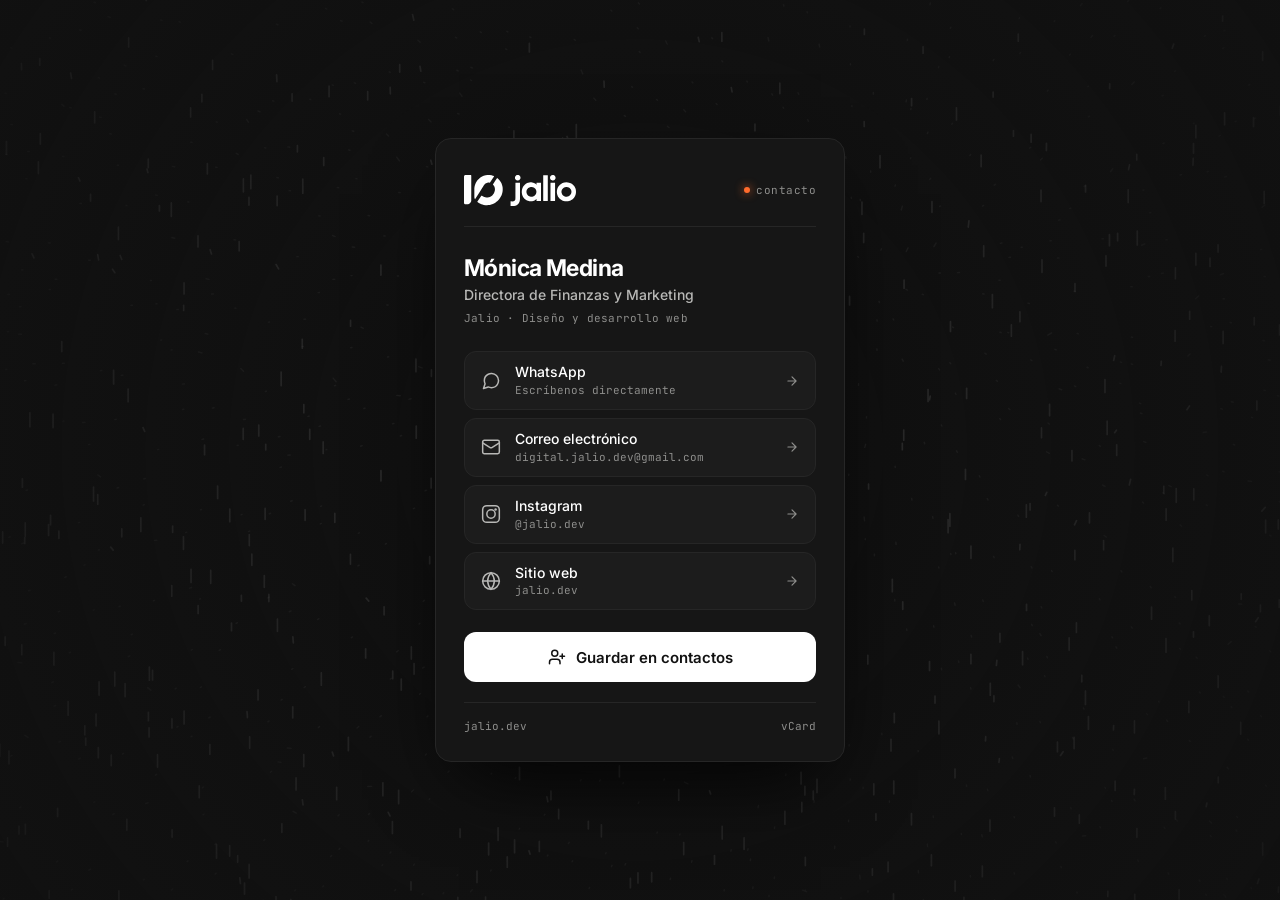
<file: moni/index.html>
<!doctype html>
<html lang="es-MX" data-theme="dark" class="js is-ready">

<head>
  <meta charset="utf-8">
  <meta name="viewport" content="width=device-width, initial-scale=1, viewport-fit=cover">
  <title>Mónica Medina · Jalio</title>
  <meta name="description" content="Tarjeta de contacto de Mónica Medina — Directora de Finanzas y Marketing en Jalio.">
  <meta name="color-scheme" content="dark">
  <meta name="theme-color" content="#111111">
  <link rel="canonical" href="https://jalio.dev/moni/">

  <meta property="og:type" content="profile">
  <meta property="og:title" content="Mónica Medina · Jalio">
  <meta property="og:description" content="Directora de Finanzas y Marketing en Jalio · Diseño y desarrollo web.">
  <meta property="og:image" content="../assets/og-image.png">
  <meta property="og:locale" content="es_MX">

  <link rel="icon" href="../favicon.ico" sizes="any">
  <link rel="icon" href="../assets/icons/favicon.svg" type="image/svg+xml">
  <link rel="apple-touch-icon" href="../assets/icons/apple-touch-icon.png">

  <link rel="preconnect" href="https://fonts.googleapis.com">
  <link rel="preconnect" href="https://fonts.gstatic.com" crossorigin>
  <link
    href="https://fonts.googleapis.com/css2?family=Inter:wght@400;500;600;700&family=JetBrains+Mono:wght@400;500&display=swap"
    rel="stylesheet">

  <style>
    /* =========================================================
       JALIO · Tarjeta de contacto NFC
       Basado en Brand Guidelines v1.0 & Kit Canva
       Paleta: Negro Jalio (#111111), Blanco (#FFFFFF), Papel (#F4F4F2), Gris (#707070)
       Acento: Violeta (#8359FF) — Regla 90% neutros, 10% acento
       Tipografía: Inter (comunicar) + JetBrains Mono (técnico)
       ========================================================= */
    *,
    *::before,
    *::after {
      box-sizing: border-box;
      margin: 0;
      padding: 0;
    }

    :root {
      --negro: #111111;
      --blanco: #ffffff;
      --papel: #f4f4f2;
      --gris: #707070;
      --bg: #111111;
      --surface: #161616;
      --surface-2: #1c1c1c;
      --surface-hover: #222222;
      --fg: #f4f4f2;
      --fg-2: #b8b8b6;
      --fg-3: #8e8e8c;
      --line: #262626;
      --line-2: #363636;
      --font: "Inter", system-ui, -apple-system, "Segoe UI", Roboto, sans-serif;
      --mono: "JetBrains Mono", ui-monospace, Menlo, Consolas, monospace;
      --r-sm: 8px;
      --r-md: 12px;
      --r-lg: 16px;
      --ease: cubic-bezier(.2, .7, .2, 1);
      --particle: 255, 255, 255;
      --accent: #FF6B2C;
    }

    html {
      -webkit-text-size-adjust: 100%;
      background: var(--bg);
    }

    body {
      font-family: var(--font);
      color: var(--fg);
      background: var(--bg);
      min-height: 100dvh;
      display: flex;
      align-items: center;
      justify-content: center;
      -webkit-font-smoothing: antialiased;
      -moz-osx-font-smoothing: grayscale;
      padding: clamp(20px, 4vw, 40px) 16px;
      position: relative;
      overflow-x: hidden;
    }

    ::selection {
      background: var(--blanco);
      color: var(--negro);
    }

    /* ---------- Partículas de fondo (del sitio oficial Jalio) ---------- */
    .bg-particles {
      position: fixed;
      inset: 0;
      width: 100%;
      height: 100%;
      z-index: 0;
      pointer-events: none;
      opacity: 0.6;
    }

    .bg-vignette {
      position: fixed;
      inset: 0;
      z-index: 1;
      pointer-events: none;
      background: radial-gradient(circle at 50% 50%, rgba(17, 17, 17, 0.3) 0%, rgba(17, 17, 17, 0.85) 100%);
    }

    /* ---------- Tarjeta Principal ---------- */
    .card {
      position: relative;
      z-index: 2;
      width: 100%;
      max-width: 410px;
      background: var(--surface);
      border: 1px solid var(--line);
      border-radius: var(--r-lg);
      padding: 36px 28px 28px;
      box-shadow: 0 32px 80px -24px rgba(0, 0, 0, 0.95);
      animation: cardIn 0.8s var(--ease) both;
    }

    @keyframes cardIn {
      from {
        opacity: 0;
        transform: translateY(20px) scale(0.98);
      }

      to {
        opacity: 1;
        transform: translateY(0) scale(1);
      }
    }

    /* ---------- Cabecera de marca ---------- */
    .card__header {
      display: flex;
      align-items: center;
      justify-content: space-between;
      margin-bottom: 28px;
      padding-bottom: 20px;
      border-bottom: 1px solid var(--line);
    }

    .card__brand {
      display: inline-flex;
      align-items: center;
      text-decoration: none;
      color: var(--blanco);
      transition: opacity 0.2s var(--ease);
    }

    .card__brand:hover {
      opacity: 0.8;
    }

    .card__logo {
      width: 112px;
      height: auto;
      aspect-ratio: 476 / 132.21;
    }

    .card__tag {
      font-family: var(--mono);
      font-size: 11px;
      letter-spacing: 0.04em;
      color: var(--fg-3);
      display: inline-flex;
      align-items: center;
      gap: 6px;
    }

    .card__status-dot {
      width: 6px;
      height: 6px;
      border-radius: 50%;
      background: var(--accent);
      box-shadow: 0 0 10px var(--accent);
    }

    /* ---------- Perfil / Identidad ---------- */
    .card__profile {
      display: flex;
      align-items: flex-start;
      gap: 18px;
      margin-bottom: 26px;
      text-align: left;
    }

    .card__avatar {
      flex-shrink: 0;
      width: 64px;
      height: 64px;
      border-radius: var(--r-md);
      background: var(--surface-2);
      border: 1px solid var(--line-2);
      display: grid;
      place-items: center;
      color: var(--blanco);
      padding: 12px;
      position: relative;
    }

    .card__avatar svg {
      width: 100%;
      height: 100%;
      fill: currentColor;
    }

    .card__identity {
      flex: 1;
      min-width: 0;
    }

    .card__name {
      font-size: 1.4375rem;
      font-weight: 700;
      letter-spacing: -0.025em;
      line-height: 1.2;
      color: var(--blanco);
      margin-bottom: 4px;
    }

    .card__role {
      font-size: 0.875rem;
      font-weight: 500;
      color: var(--fg-2);
      line-height: 1.35;
      margin-bottom: 6px;
    }

    .card__meta {
      font-family: var(--mono);
      font-size: 11px;
      letter-spacing: 0.02em;
      color: var(--fg-3);
      display: block;
    }

    /* ---------- Lista de Enlaces ---------- */
    .card__links {
      list-style: none;
      display: flex;
      flex-direction: column;
      gap: 8px;
      margin-bottom: 22px;
    }

    .card__link {
      display: flex;
      align-items: center;
      gap: 14px;
      padding: 12px 16px;
      background: var(--surface-2);
      border: 1px solid var(--line);
      border-radius: var(--r-md);
      text-decoration: none;
      color: var(--fg);
      transition: background-color 0.25s var(--ease), border-color 0.25s var(--ease), transform 0.25s var(--ease);
    }

    .card__link:hover,
    .card__link:focus-visible {
      background: var(--surface-hover);
      border-color: var(--line-2);
      transform: translateY(-1px);
    }

    .card__link:active {
      transform: translateY(1px) scale(0.99);
    }

    .card__link-icon {
      width: 20px;
      height: 20px;
      flex-shrink: 0;
      color: var(--fg-2);
      transition: color 0.2s var(--ease);
    }

    .card__link:hover .card__link-icon {
      color: var(--blanco);
    }

    .card__link-text {
      flex: 1;
      text-align: left;
      min-width: 0;
    }

    .card__link-title {
      display: block;
      font-size: 0.875rem;
      font-weight: 500;
      color: var(--blanco);
      line-height: 1.2;
    }

    .card__link-desc {
      display: block;
      font-family: var(--mono);
      font-size: 11px;
      color: var(--fg-3);
      margin-top: 2px;
      white-space: nowrap;
      overflow: hidden;
      text-overflow: ellipsis;
    }

    .card__link-arrow {
      width: 14px;
      height: 14px;
      color: var(--fg-3);
      transition: transform 0.25s var(--ease), color 0.25s var(--ease);
    }

    .card__link:hover .card__link-arrow {
      color: var(--blanco);
      transform: translateX(2px);
    }

    /* ---------- Botón Guardar Contacto (Jalio .btn--light) ---------- */
    .card__save {
      display: flex;
      align-items: center;
      justify-content: center;
      gap: 10px;
      width: 100%;
      min-height: 50px;
      padding: 0 20px;
      border: 1px solid transparent;
      border-radius: var(--r-md);
      background: var(--blanco);
      color: var(--negro);
      font-family: var(--font);
      font-size: 0.9375rem;
      font-weight: 600;
      cursor: pointer;
      text-decoration: none;
      transition: background-color 0.25s var(--ease), transform 0.25s var(--ease);
    }

    .card__save:hover,
    .card__save:focus-visible {
      background: #e6e6e3;
      transform: translateY(-1px);
    }

    .card__save:active {
      transform: translateY(1px) scale(0.99);
    }

    .card__save-icon {
      width: 18px;
      height: 18px;
      flex-shrink: 0;
    }

    /* ---------- Pie técnico ---------- */
    .card__footer {
      margin-top: 20px;
      padding-top: 16px;
      border-top: 1px solid var(--line);
      display: flex;
      align-items: center;
      justify-content: space-between;
      font-family: var(--mono);
      font-size: 11px;
      color: var(--fg-3);
    }

    .card__footer a {
      color: inherit;
      text-decoration: none;
      transition: color 0.2s var(--ease);
    }

    .card__footer a:hover {
      color: var(--blanco);
    }

    /* ---------- Toast ---------- */
    .toast {
      position: fixed;
      bottom: 24px;
      left: 50%;
      transform: translateX(-50%) translateY(80px);
      background: var(--surface-2);
      border: 1px solid var(--line-2);
      color: var(--blanco);
      padding: 10px 20px;
      border-radius: var(--r-sm);
      font-family: var(--mono);
      font-size: 12px;
      z-index: 100;
      pointer-events: none;
      opacity: 0;
      transition: all 0.35s var(--ease);
      display: flex;
      align-items: center;
      gap: 8px;
    }

    .toast.is-visible {
      transform: translateX(-50%) translateY(0);
      opacity: 1;
    }

    /* ---------- Responsive ---------- */
    @media (max-width: 440px) {
      .card {
        padding: 28px 20px 22px;
        border-radius: var(--r-md);
      }

      .card__name {
        font-size: 1.25rem;
      }

      .card__avatar {
        width: 56px;
        height: 56px;
        padding: 10px;
      }
    }

    @media (prefers-reduced-motion: reduce) {

      *,
      *::before,
      *::after {
        animation-duration: 0.01ms !important;
        animation-delay: 0ms !important;
        transition-duration: 0.01ms !important;
      }
    }
  </style>
</head>

<body>

  <!-- Partículas interactivas del sitio oficial de Jalio -->
  <div class="bg-wrap" style="position: fixed; inset: 0; z-index: 0; pointer-events: none;">
    <canvas class="bg-particles" id="particulas" aria-hidden="true"></canvas>
  </div>
  <div class="bg-vignette" aria-hidden="true"></div>

  <article class="card" id="card">
    <!-- Cabecera con Firma Oficial -->
    <header class="card__header">
      <a class="card__brand" href="https://jalio.dev" aria-label="Jalio · Diseño y desarrollo web">
        <!-- SVG oficial de la firma completa jalio -->
        <svg class="card__logo" viewBox="0 0 476 132.21" aria-hidden="true">
          <path fill="currentColor" fill-rule="evenodd"
            d="M99.4 0.09L92.19 0.95L83.54 3.3L76.81 6.2L71.04 9.58L64.79 14.44L59.36 19.82L57.01 22.7L53.62 27.51L50.34 33.28L47.79 39.05L45.93 44.82L44.48 51.55L43.88 57.8L43.87 94.33L44.46 98.17L45.48 101.06L46.52 102.79L47 102.62L48.13 101.06L67.33 71.74L81.92 47.7L85.8 41.93L88.36 39.05L91.23 36.55L93.63 34.98L96.52 33.58L99.4 32.7L102.77 32.18L106.13 32.15L109.5 32.65L110.46 32.38L127.41 6.84L127.89 5.4L127.28 4.75L122.47 2.88L117.19 1.43L109.5 0.31L104.69 0L99.4 0.09ZM5.18 0.45L2.78 1.42L1.54 2.51L0.37 4.48L0 6.36L0.03 119.33L0.32 120.77L1.09 122.21L2.54 123.65L3.74 124.34L5.66 124.8L13.83 124.76L17.2 124.22L20.08 123.23L23.45 121.33L25.26 119.81L27.46 117.4L28.93 115L30.29 111.63L30.74 109.23L30.82 2.99L30.77 2.51L30.18 1.59L28.74 0.46L28.26 0.37L5.18 0.45ZM140.74 13.04L133.39 23.66L123.29 39.05L123.22 40.49L123.41 40.97L127 45.78L128.34 48.18L129.77 51.55L130.83 55.39L131.3 58.76L131.4 62.6L130.82 67.41L128.91 73.66L126.49 78.47L122.47 84.11L120.07 86.68L117.19 89.19L111.9 92.62L109.98 93.55L106.13 94.87L100.36 95.95L95.55 95.9L90.27 95.01L86.9 93.97L83.54 92.57L79.69 90.62L76.33 88.48L74.88 88.38L73.44 88.62L72.89 89.04L56.92 113.08L56.54 114.04L57.29 115L61.42 117.97L67.19 121.32L73.92 124.26L78.25 125.68L84.02 127.12L91.23 128.11L97.48 128.36L103.73 128.09L109.98 127.16L115.74 125.71L122.47 123.23L127.28 120.89L133.05 117.51L137.86 114.11L142.44 110.19L148.51 103.94L152.92 98.17L156.7 91.93L159.67 85.68L161.09 81.83L162.88 75.58L163.92 70.29L164.49 64.04L164.38 56.35L163.89 51.55L162.02 43.37L159.66 36.64L156.81 30.88L152.43 24.15L148.91 20.01L143.63 14.9L141.7 13.37L140.74 13.04ZM226.76 0.09L224.84 0.49L222.45 1.49L220.53 2.85L219 4.45L218.05 5.88L217.03 8.28L216.55 10.67L216.57 13.07L217.15 15.46L218.02 17.38L219.38 19.29L221.01 20.86L222.45 21.82L224.84 22.83L226.76 23.27L229.63 23.28L232.03 22.73L233.94 21.86L236.19 20.25L237.77 18.57L238.86 16.9L239.82 14.5L240.11 10.67L239.81 8.76L238.92 6.36L237.29 3.98L235.72 2.53L233.94 1.36L232.03 0.52L229.15 0L226.76 0.09ZM376.15 0.09L373.75 0.58L371.84 1.36L369.45 3.01L368.01 4.61L366.89 6.36L365.98 8.76L365.64 11.15L365.72 13.07L366.08 14.98L366.88 16.9L368.01 18.72L369.45 20.33L371.36 21.73L373.75 22.78L376.15 23.28L378.54 23.29L382.37 22.25L384.77 20.79L386.33 19.29L387.72 17.38L388.65 15.46L389.19 13.07L389.16 10.19L388.76 8.28L387.69 5.88L386.34 3.97L384.77 2.45L382.37 1.02L380.94 0.46L378.06 0.02L376.15 0.09ZM336.89 1.26L336.68 1.57L336.72 109.79L337.36 110.03L355.56 110.06L356.13 109.79L356.15 109.31L356.13 1.57L355.56 1.2L336.89 1.26ZM282.78 31.24L277.99 31.67L272.25 33L268.42 34.47L263.15 37.35L259.32 40.24L255.37 44.19L252.51 48.02L250 52.33L247.19 59.51L246.25 63.34L245.72 67.65L245.58 72.92L245.8 76.75L247.17 83.93L248.69 88.24L251.01 93.03L253.54 96.86L255.85 99.73L258.36 102.27L261.23 104.62L264.11 106.55L267.94 108.54L271.77 109.95L275.12 110.85L277.99 111.38L283.26 111.83L289.96 111.43L293.31 110.81L297.62 109.41L301.45 107.57L304.33 105.59L307.68 102.41L308.2 102.6L308.25 109.31L308.3 109.79L308.64 110.03L326.83 110.03L327.21 109.79L327.33 106.91L327.25 33.65L326.83 33.36L308.64 33.34L308.16 33.65L308.2 40.84L308.16 41.08L307.68 41.14L305.28 38.68L302.41 36.41L297.14 33.59L294.27 32.6L289.96 31.62L285.65 31.24L282.78 31.24ZM434.09 31.23L429.3 31.62L426.42 32.1L422.59 33.1L418.76 34.47L413.98 36.91L411.1 38.83L408.01 41.32L405.15 44.19L402.4 47.54L400.52 50.41L398.45 54.24L397.11 57.6L395.22 64.78L394.76 69.57L394.73 73.4L395.17 78.18L395.7 81.06L396.63 84.41L398.5 89.2L399.97 92.07L401.81 94.94L405.3 99.25L406.79 100.75L409.67 103.25L413.02 105.63L416.37 107.55L419.72 108.97L424.03 110.34L428.82 111.37L433.61 111.81L436.48 111.82L441.75 111.34L446.53 110.42L449.89 109.38L453.24 108L456.11 106.57L460.42 103.71L462.81 101.78L465.84 98.77L469.23 94.46L471.02 91.59L472.48 88.72L473.98 84.89L475.43 79.14L475.91 75.31L476 69.57L475.85 66.69L474.95 60.95L473.98 57.6L472.46 53.77L469.19 48.02L466.17 44.23L463.19 41.32L458.03 37.38L453.72 35.08L449.89 33.49L446.53 32.52L441.75 31.63L434.09 31.23ZM218.62 33.59L218.54 94.94L218.24 103.08L217.32 105.96L215.75 108.3L213.35 110.41L211.44 111.37L209.52 111.93L206.65 112.25L198.51 111.91L197.88 112.18L197.86 131.33L198.51 131.87L207.61 132.21L212.87 131.88L218.62 130.51L223.89 128.13L226.76 126.15L229 124.15L231.26 121.76L232.67 119.84L235.49 114.57L236.5 111.7L237.43 107.87L238.09 100.69L238.09 33.65L237.77 33.38L235.86 33.35L219.1 33.38L218.62 33.59ZM368.01 33.39L367.69 33.65L367.62 38.92L367.6 109.79L368.01 110.04L386.68 110.03L387.08 109.79L387.17 105.96L387.11 33.65L386.68 33.38L384.77 33.35L368.01 33.39ZM284.22 50.86L288.05 50.8L292.83 51.67L296.19 53.04L299.54 55.04L303.08 58.55L305.36 61.9L306.9 65.74L307.72 70.04L307.77 72.44L306.85 77.71L305.46 81.06L303.62 83.93L300.97 86.82L297.62 89.42L293.79 91.25L289.96 92.29L285.65 92.48L283.26 92.31L280.86 91.81L277.03 90.32L273.2 87.78L270.26 84.89L268.19 82.02L266.36 77.71L265.45 73.4L265.44 69.57L266.37 65.26L267.74 61.9L269.65 59.03L272.88 55.68L275.61 53.77L279.91 51.79L284.22 50.86ZM433.61 50.86L437.44 50.84L441.75 51.65L445.58 53.18L448.93 55.38L452.52 59.03L454.42 61.9L455.82 65.26L456.74 70.04L456.69 72.92L455.77 77.71L454.32 81.06L451.32 85.28L447.97 88.33L444.62 90.37L440.79 91.8L436.96 92.45L432.17 92.28L428.34 91.28L424.51 89.42L421.16 86.88L418.17 83.45L416.26 80.1L414.79 75.79L414.37 72.44L414.34 70.52L414.7 67.65L415.7 64.3L417.64 60.47L419.46 58.07L422.59 55.13L425.95 53.06L429.3 51.67L433.61 50.86Z" />
        </svg>
      </a>
      <span class="card__tag">
        <i class="card__status-dot"></i>
        <span>contacto</span>
      </span>
    </header>

    <!-- Perfil del integrante -->
    <div class="card__profile">
      <div class="card__identity">
        <h1 class="card__name">Mónica Medina</h1>
        <p class="card__role">Directora de Finanzas y Marketing</p>
        <span class="card__meta">Jalio · Diseño y desarrollo web</span>
      </div>
    </div>

    <!-- Enlaces directos de contacto -->
    <ul class="card__links">
      <li>
        <a class="card__link" id="link-whatsapp"
          href="https://wa.me/524447100164?text=Hola%20Moni%2C%20guard%C3%A9%20tu%20contacto%20de%20Jalio."
          target="_blank" rel="noopener">
          <svg class="card__link-icon" viewBox="0 0 24 24" fill="none" stroke="currentColor" stroke-width="1.8"
            stroke-linecap="round" stroke-linejoin="round">
            <path
              d="M21 11.5a8.38 8.38 0 0 1-.9 3.8 8.5 8.5 0 0 1-7.6 4.7 8.38 8.38 0 0 1-3.8-.9L3 21l1.9-5.7a8.38 8.38 0 0 1-.9-3.8 8.5 8.5 0 0 1 4.7-7.6 8.38 8.38 0 0 1 3.8-.9h.5a8.48 8.48 0 0 1 8 8v.5z" />
          </svg>
          <div class="card__link-text">
            <span class="card__link-title">WhatsApp</span>
            <span class="card__link-desc">Escríbenos directamente</span>
          </div>
          <svg class="card__link-arrow" viewBox="0 0 24 24" fill="none" stroke="currentColor" stroke-width="2"
            stroke-linecap="round" stroke-linejoin="round">
            <path d="M5 12h14M12 5l7 7-7 7" />
          </svg>
        </a>
      </li>

      <li>
        <a class="card__link" id="link-correo" href="mailto:digital.jalio.dev@gmail.com">
          <svg class="card__link-icon" viewBox="0 0 24 24" fill="none" stroke="currentColor" stroke-width="1.8"
            stroke-linecap="round" stroke-linejoin="round">
            <rect x="2" y="4" width="20" height="16" rx="2" />
            <path d="m22 7-8.97 5.7a1.94 1.94 0 0 1-2.06 0L2 7" />
          </svg>
          <div class="card__link-text">
            <span class="card__link-title">Correo electrónico</span>
            <span class="card__link-desc">digital.jalio.dev@gmail.com</span>
          </div>
          <svg class="card__link-arrow" viewBox="0 0 24 24" fill="none" stroke="currentColor" stroke-width="2"
            stroke-linecap="round" stroke-linejoin="round">
            <path d="M5 12h14M12 5l7 7-7 7" />
          </svg>
        </a>
      </li>

      <li>
        <a class="card__link" id="link-instagram" href="https://www.instagram.com/jalio.dev" target="_blank"
          rel="noopener">
          <svg class="card__link-icon" viewBox="0 0 24 24" fill="none" stroke="currentColor" stroke-width="1.8"
            stroke-linecap="round" stroke-linejoin="round">
            <rect x="2" y="2" width="20" height="20" rx="5" />
            <circle cx="12" cy="12" r="5" />
            <circle cx="17.5" cy="6.5" r="1.5" fill="currentColor" stroke="none" />
          </svg>
          <div class="card__link-text">
            <span class="card__link-title">Instagram</span>
            <span class="card__link-desc">@jalio.dev</span>
          </div>
          <svg class="card__link-arrow" viewBox="0 0 24 24" fill="none" stroke="currentColor" stroke-width="2"
            stroke-linecap="round" stroke-linejoin="round">
            <path d="M5 12h14M12 5l7 7-7 7" />
          </svg>
        </a>
      </li>

      <li>
        <a class="card__link" id="link-web" href="https://jalio.dev" target="_blank" rel="noopener">
          <svg class="card__link-icon" viewBox="0 0 24 24" fill="none" stroke="currentColor" stroke-width="1.8"
            stroke-linecap="round" stroke-linejoin="round">
            <circle cx="12" cy="12" r="10" />
            <path
              d="M2 12h20M12 2a15.3 15.3 0 0 1 4 10 15.3 15.3 0 0 1-4 10 15.3 15.3 0 0 1-4-10 15.3 15.3 0 0 1 4-10z" />
          </svg>
          <div class="card__link-text">
            <span class="card__link-title">Sitio web</span>
            <span class="card__link-desc">jalio.dev</span>
          </div>
          <svg class="card__link-arrow" viewBox="0 0 24 24" fill="none" stroke="currentColor" stroke-width="2"
            stroke-linecap="round" stroke-linejoin="round">
            <path d="M5 12h14M12 5l7 7-7 7" />
          </svg>
        </a>
      </li>
    </ul>

    <!-- Botón principal de guardado -->
    <a class="card__save" id="save-contact" href="contacto.vcf" download="Monica_Medina_Jalio.vcf">
      <svg class="card__save-icon" viewBox="0 0 24 24" fill="none" stroke="currentColor" stroke-width="2"
        stroke-linecap="round" stroke-linejoin="round">
        <path d="M16 21v-2a4 4 0 0 0-4-4H6a4 4 0 0 0-4 4v2" />
        <circle cx="9" cy="7" r="4" />
        <line x1="19" y1="8" x2="19" y2="14" />
        <line x1="22" y1="11" x2="16" y2="11" />
      </svg>
      <span>Guardar en contactos</span>
    </a>

    <!-- Pie técnico -->
    <footer class="card__footer">
      <a href="https://jalio.dev" target="_blank" rel="noopener">jalio.dev</a>
      <span>vCard</span>
    </footer>
  </article>

  <!-- Notificación toast -->
  <div class="toast" id="toast" role="status" aria-live="polite">
    <span>✓</span>
    <span>Contacto listo para guardar</span>
  </div>

  <!-- Script de partículas oficiales de Jalio -->
  <script src="../js/particulas.js" defer></script>

  <script>
    (function () {
      'use strict';
      const saveBtn = document.getElementById('save-contact');
      const toast = document.getElementById('toast');

      saveBtn.addEventListener('click', function () {
        toast.classList.add('is-visible');
        setTimeout(function () {
          toast.classList.remove('is-visible');
        }, 3200);
      });
    })();
  </script>

</body>

</html>
</file>
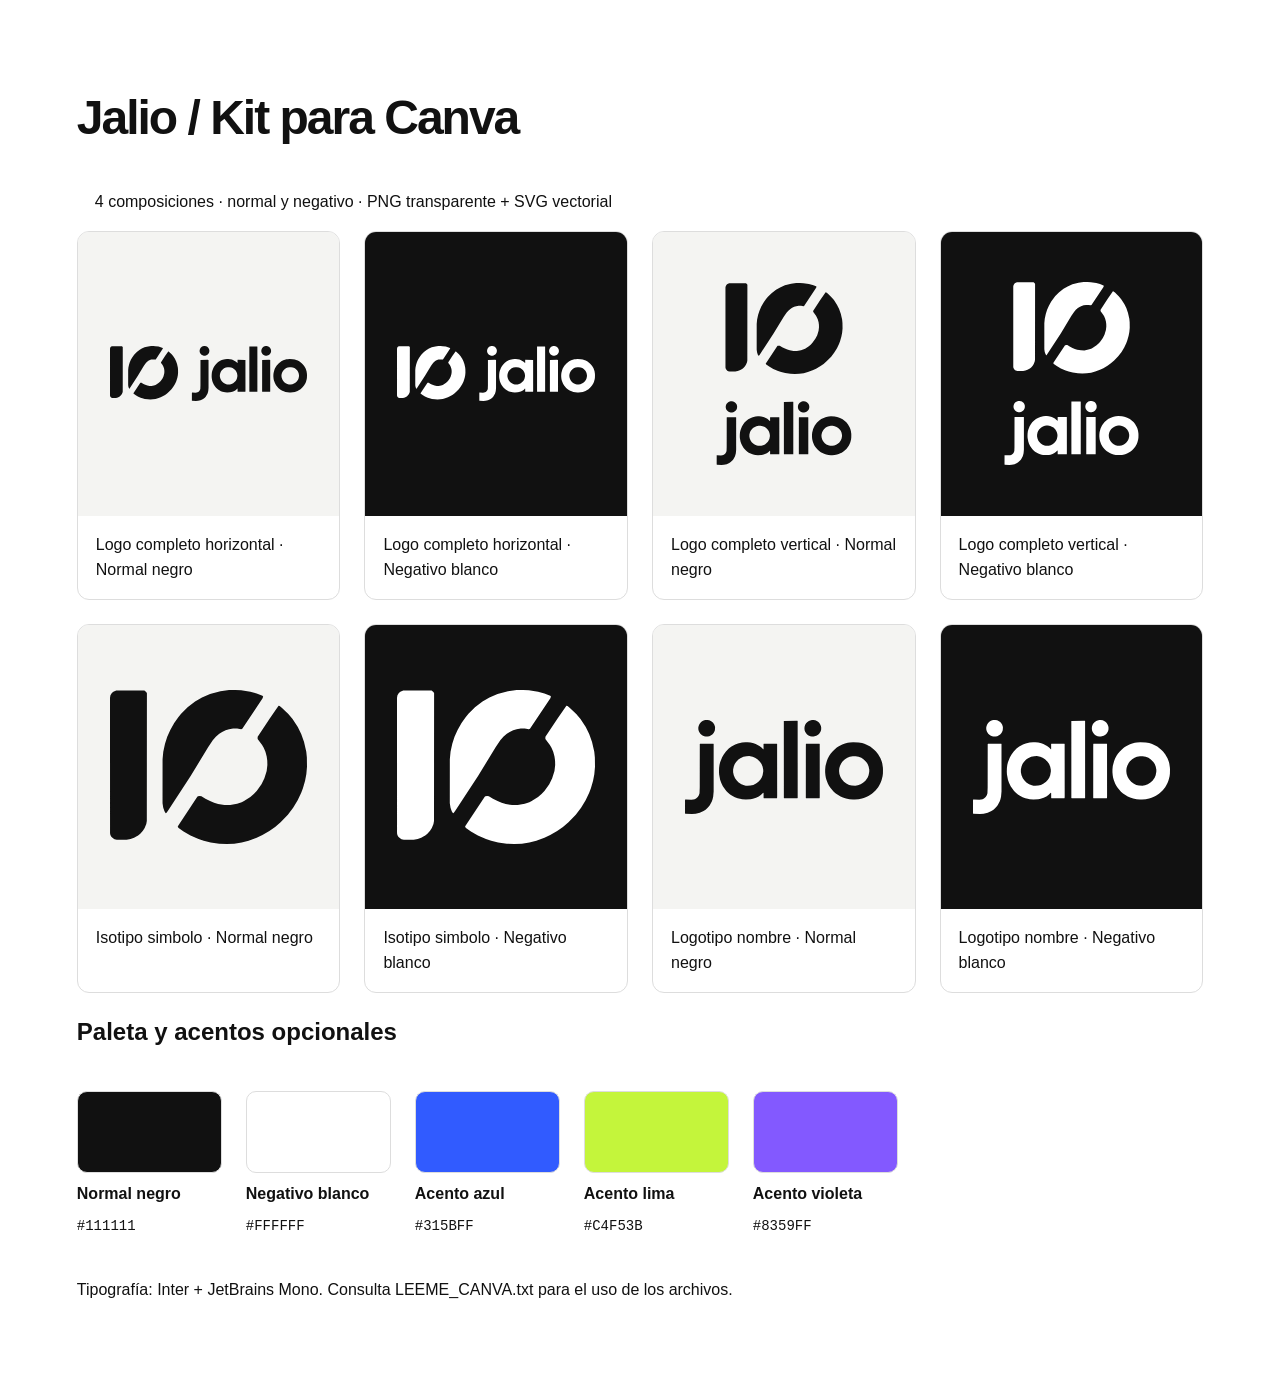
<file: assets/kit/VISTA_PREVIA.html>
<!doctype html><html lang="es"><meta charset="utf-8"><meta name="viewport" content="width=device-width"><title>Jalio · Kit para Canva</title><style>body{margin:0;padding:48px 6%;font:16px/1.6 Arial;background:white;color:#111}h1{font-size:48px;letter-spacing:-2px}main{display:grid;grid-template-columns:repeat(auto-fit,minmax(260px,1fr));gap:24px}article{border:1px solid #ddd;border-radius:12px;overflow:hidden}article>div{height:220px;display:flex;align-items:center;justify-content:center;padding:32px}img{max-width:100%;max-height:100%}p{padding:0 18px}.palette{display:flex;flex-wrap:wrap;gap:24px;margin:40px 0}.swatch{display:grid;gap:8px;min-width:145px}.swatch i{height:80px;border:1px solid #ddd;border-radius:10px}code{font-size:14px}footer{margin:40px 0}</style><h1>Jalio / Kit para Canva</h1><p>4 composiciones · normal y negativo · PNG transparente + SVG vectorial</p><main><article><div style="background:#F4F4F2"><img src="01_Logo_base/Normal_negro/Jalio_01_Logo_completo_horizontal.svg" alt="01_Logo_completo_horizontal"></div><p>Logo completo horizontal · Normal negro</p></article><article><div style="background:#111111"><img src="01_Logo_base/Negativo_blanco/Jalio_01_Logo_completo_horizontal.svg" alt="01_Logo_completo_horizontal"></div><p>Logo completo horizontal · Negativo blanco</p></article><article><div style="background:#F4F4F2"><img src="01_Logo_base/Normal_negro/Jalio_02_Logo_completo_vertical.svg" alt="02_Logo_completo_vertical"></div><p>Logo completo vertical · Normal negro</p></article><article><div style="background:#111111"><img src="01_Logo_base/Negativo_blanco/Jalio_02_Logo_completo_vertical.svg" alt="02_Logo_completo_vertical"></div><p>Logo completo vertical · Negativo blanco</p></article><article><div style="background:#F4F4F2"><img src="01_Logo_base/Normal_negro/Jalio_03_Isotipo_simbolo.svg" alt="03_Isotipo_simbolo"></div><p>Isotipo simbolo · Normal negro</p></article><article><div style="background:#111111"><img src="01_Logo_base/Negativo_blanco/Jalio_03_Isotipo_simbolo.svg" alt="03_Isotipo_simbolo"></div><p>Isotipo simbolo · Negativo blanco</p></article><article><div style="background:#F4F4F2"><img src="01_Logo_base/Normal_negro/Jalio_04_Logotipo_nombre.svg" alt="04_Logotipo_nombre"></div><p>Logotipo nombre · Normal negro</p></article><article><div style="background:#111111"><img src="01_Logo_base/Negativo_blanco/Jalio_04_Logotipo_nombre.svg" alt="04_Logotipo_nombre"></div><p>Logotipo nombre · Negativo blanco</p></article></main><h2>Paleta y acentos opcionales</h2><div class="palette"><div class="swatch"><i style="background:#111111"></i><b>Normal negro</b><code>#111111</code></div><div class="swatch"><i style="background:#FFFFFF"></i><b>Negativo blanco</b><code>#FFFFFF</code></div><div class="swatch"><i style="background:#315BFF"></i><b>Acento azul</b><code>#315BFF</code></div><div class="swatch"><i style="background:#C4F53B"></i><b>Acento lima</b><code>#C4F53B</code></div><div class="swatch"><i style="background:#8359FF"></i><b>Acento violeta</b><code>#8359FF</code></div></div><footer>Tipografía: Inter + JetBrains Mono. Consulta LEEME_CANVA.txt para el uso de los archivos.</footer></html>
</file>
<file: css/styles.css>
/* =========================================================
   JALIO · Estilos de la landing (v2)
   Basado en Brand Guidelines v1.0
   Paleta: Negro Jalio, Blanco, Papel, Gris texto
   Tipografía: Inter (comunicar) + JetBrains Mono (detalle)
   Espaciado: múltiplos de 8 px · Radios: 8 a 16 px
   Temas: oscuro y claro (data-theme en <html>)
   ========================================================= */

/* ---------- Tokens fijos ---------- */
:root {
  --negro: #111111;
  --blanco: #ffffff;
  --papel: #f4f4f2;
  --gris: #707070;

  /* Acento (3er color de marca): solo para detalles, nunca como fondo de sección */
  --naranja: #FF6B2C;
  --naranja-claro: #FF9A66;
  --naranja-hondo: #B83F0E;      /* texto naranja sobre fondos claros (contraste AA) */
  --naranja-rgb: 255, 107, 44;
  --naranja-suave: rgba(255, 107, 44, .14);

  --font: "Inter", system-ui, -apple-system, "Segoe UI", Roboto, "Helvetica Neue", Arial, sans-serif;
  --mono: "JetBrains Mono", ui-monospace, SFMono-Regular, Menlo, Consolas, monospace;

  --fs-h1: clamp(2.25rem, 1.5rem + 4.2vw, 4rem);        /* 36 → 64 */
  --fs-h2: clamp(1.75rem, 1.45rem + 1.3vw, 2.25rem);    /* 28 → 36 */
  --fs-h3: clamp(1.25rem, 1.15rem + 0.45vw, 1.5rem);    /* 20 → 24 */
  --fs-body: clamp(1rem, 0.96rem + 0.18vw, 1.125rem);   /* 16 → 18 */
  --fs-small: 0.9375rem;
  --fs-label: 0.8125rem;

  --s1: 8px; --s2: 16px; --s3: 24px; --s4: 32px; --s5: 40px;
  --s6: 48px; --s8: 64px; --s10: 80px; --s12: 96px; --s16: 128px;
  --r-sm: 8px; --r-md: 12px; --r-lg: 16px;

  --wrap: 1200px;
  --gutter: clamp(24px, 5vw, 64px);
  --nav-h: 72px;
  --section-y: clamp(96px, 12vw, 160px);

  --ease: cubic-bezier(.2, .7, .2, 1);
  --cut: 44px;

  /* Consola: siempre oscura */
  --c-ink: #ededed;
  --c-dim: #9b9b9b;
  --c-mute: #7d7d7d;
  --c-line: #262626;
}

/* ---------- Tema claro ---------- */
:root, :root[data-theme="light"] {
  color-scheme: light;
  --bg: #ffffff;
  --bg-alt: #f4f4f2;
  --surface: #ffffff;
  --fg: #111111;
  --fg-2: #4a4a4a;
  --fg-3: #707070;
  --line: #e3e3e0;
  --line-2: #cfcfcb;
  --btn: #111111;
  --btn-fg: #ffffff;
  --btn-hover: #2b2b2b;
  --ghost-hover: #f4f4f2;
  --nav-bg: rgba(255, 255, 255, .78);
  --nav-bg-solid: rgba(255, 255, 255, .94);
  --console-bg: #111111;
  --console-border: #1f1f1f;
  --console-shadow: 0 40px 80px -48px rgba(17, 17, 17, .55);
  --contact-bg: #111111;
  --form-bg: #1a1a1a;
  --wire-frame: #ffffff;
  --particle: 17, 17, 17;
  --acento-texto: var(--naranja-hondo);
}

/* ---------- Tema oscuro ---------- */
:root[data-theme="dark"] {
  color-scheme: dark;
  --bg: #111111;
  --bg-alt: #171717;
  --surface: #1c1c1c;
  --fg: #f4f4f2;
  --fg-2: #b8b8b6;
  --fg-3: #8e8e8c;
  --line: #262626;
  --line-2: #363636;
  --btn: #ffffff;
  --btn-fg: #111111;
  --btn-hover: #e2e2df;
  --ghost-hover: #1f1f1f;
  --nav-bg: rgba(17, 17, 17, .7);
  --nav-bg-solid: rgba(17, 17, 17, .9);
  --console-bg: #161616;
  --console-border: #2a2a2a;
  --console-shadow: 0 40px 90px -40px rgba(0, 0, 0, .9);
  --contact-bg: #181818;
  --form-bg: #111111;
  --wire-frame: #1c1c1c;
  --particle: 255, 255, 255;
  --acento-texto: var(--naranja);
}

/* ---------- Base ---------- */
*, *::before, *::after { box-sizing: border-box; }
html { -webkit-text-size-adjust: 100%; scroll-behavior: smooth; scroll-padding-top: calc(var(--nav-h) + 16px); background: var(--bg); }
body {
  margin: 0;
  font-family: var(--font);
  font-size: var(--fs-body);
  line-height: 1.5;
  color: var(--fg);
  background: var(--bg);
  font-feature-settings: "cv11", "ss01";
  -webkit-font-smoothing: antialiased;
  -moz-osx-font-smoothing: grayscale;
  text-rendering: optimizeLegibility;
}
img, svg { display: block; max-width: 100%; }
a { color: inherit; }
h1, h2, h3 { margin: 0; font-weight: 600; letter-spacing: -0.02em; line-height: 1.1; }
h2 { font-size: var(--fs-h2); }
h3 { font-size: var(--fs-h3); line-height: 1.25; letter-spacing: -0.01em; }
p { margin: 0; }
ul, ol { margin: 0; padding: 0; list-style: none; }
button { font: inherit; color: inherit; }
::selection { background: var(--naranja); color: var(--negro); }
.punto { color: var(--naranja); }
[hidden] { display: none !important; }

.sprite { position: absolute; width: 0; height: 0; overflow: hidden; }
.sr-only { position: absolute; width: 1px; height: 1px; padding: 0; margin: -1px; overflow: hidden; clip: rect(0 0 0 0); white-space: nowrap; border: 0; }
.wrap { width: 100%; max-width: calc(var(--wrap) + var(--gutter) * 2); margin-inline: auto; padding-inline: var(--gutter); }

:focus-visible { outline: 2px solid var(--naranja); outline-offset: 3px; border-radius: 4px; }

.skip-link {
  position: fixed; left: 16px; top: 12px; z-index: 100;
  padding: 12px 16px; background: var(--btn); color: var(--btn-fg);
  border-radius: var(--r-sm); text-decoration: none; font-weight: 500;
  transform: translateY(-160%); transition: transform .2s var(--ease);
}
.skip-link:focus { transform: none; }

.tag { font-family: var(--mono); font-size: var(--fs-label); letter-spacing: 0.02em; color: var(--fg-3); }
.tag::before { content: "// "; color: var(--acento-texto); }

/* Transición del tema: barrido diagonal (gesto del símbolo) */
::view-transition-old(root), ::view-transition-new(root) { animation: none; mix-blend-mode: normal; }
::view-transition-new(root) { animation: themeWipe .7s cubic-bezier(.65, 0, .35, 1); }
@keyframes themeWipe {
  from { clip-path: polygon(0 0, 0 0, -45% 100%, -45% 100%); }
  to   { clip-path: polygon(0 0, 145% 0, 100% 100%, 0 100%); }
}

/* Aparición suave al entrar en pantalla */
.js [data-reveal] { transition: opacity .9s var(--ease), transform .9s var(--ease); transition-delay: var(--d, 0s); }
.js [data-reveal]:not(.is-in) { opacity: 0; transform: translateY(20px); }

/* ---------- Botones ---------- */
.btn {
  --h: 52px;
  position: relative; display: inline-flex; align-items: center; justify-content: center;
  min-height: var(--h); padding: 0 var(--s3);
  font-size: 1rem; font-weight: 500; line-height: 1; text-decoration: none; white-space: nowrap;
  border-radius: var(--r-md); border: 1px solid transparent; cursor: pointer;
  overflow: hidden; isolation: isolate;
  transition: background-color .25s var(--ease), color .25s var(--ease), border-color .25s var(--ease), transform .25s var(--ease);
}
.btn:active { transform: translateY(1px) scale(.99); }
.btn--sm { --h: 44px; padding: 0 var(--s2); font-size: var(--fs-small); }
.btn--block { width: 100%; }
.btn::before {
  content: ""; position: absolute; inset: 0; z-index: -1;
  clip-path: polygon(0 0, 0 0, -40% 100%, -40% 100%);
  transition: clip-path .45s var(--ease);
}
.btn:hover::before, .btn:focus-visible::before { clip-path: polygon(0 0, 140% 0, 100% 100%, 0 100%); }
/* Hover: el barrido diagonal entra en naranja; el texto pasa a negro para mantener contraste */
.btn--primary { background: var(--btn); color: var(--btn-fg); }
.btn--primary::before { background: var(--naranja); }
.btn--primary:hover, .btn--primary:focus-visible { color: var(--negro); }
.btn--ghost { background: transparent; color: var(--fg); border-color: var(--line-2); }
.btn--ghost::before { background: var(--naranja-suave); }
.btn--ghost:hover { border-color: var(--naranja); }
.btn--light { background: var(--blanco); color: var(--negro); }
.btn--light::before { background: var(--naranja); }

/* ---------- Navegación ---------- */
.nav {
  position: sticky; top: 0; z-index: 50; height: var(--nav-h);
  border-bottom: 1px solid transparent; transition: border-color .3s var(--ease);
}
.nav::before {
  content: ""; position: absolute; inset: 0; z-index: -1;
  background: var(--nav-bg);
  -webkit-backdrop-filter: saturate(1.4) blur(14px);
  backdrop-filter: saturate(1.4) blur(14px);
  transition: background-color .3s var(--ease);
}
.nav.is-scrolled { border-bottom-color: var(--line); }
.nav.is-scrolled::before { background: var(--nav-bg-solid); }
.nav:has(.menu-movil.is-open)::before { background: var(--bg); }
.nav__inner { height: 100%; display: flex; align-items: center; gap: var(--s3); }
.nav__brand { display: inline-flex; padding: 8px 0; color: var(--fg); border-radius: 6px; margin-right: auto; }
.logo-firma { width: 128px; height: auto; aspect-ratio: 476 / 132.21; } /* mínimo del manual: 120 px */

.nav__links { display: flex; gap: var(--s4); }
.nav__links a {
  position: relative; font-size: var(--fs-small); font-weight: 500; text-decoration: none;
  color: var(--fg-2); padding: 8px 0; transition: color .2s var(--ease);
}
.nav__links a::after {
  content: ""; position: absolute; left: 0; right: 0; bottom: 2px; height: 1px;
  background: var(--naranja); transform: scaleX(0); transform-origin: left; transition: transform .35s var(--ease);
}
.nav__links a:hover, .nav__links a.is-active { color: var(--fg); }
.nav__links a:hover::after, .nav__links a.is-active::after { transform: scaleX(1); }

.theme-toggle {
  width: 44px; height: 44px; display: grid; place-items: center; flex: none;
  border: 1px solid var(--line-2); border-radius: 50%; background: transparent; color: var(--fg); cursor: pointer;
  transition: border-color .2s var(--ease), background-color .2s var(--ease);
}
.theme-toggle:hover { border-color: var(--naranja); }
.theme-toggle svg { width: 20px; height: 20px; transition: transform .6s var(--ease); }
:root[data-theme="light"] .theme-toggle svg { transform: rotate(180deg); }

.nav__toggle {
  display: none; width: 48px; height: 48px; border: 0; background: transparent;
  border-radius: var(--r-sm); cursor: pointer; position: relative; margin-right: -12px;
}
.nav__toggle span {
  position: absolute; left: 13px; right: 13px; height: 2px; background: var(--fg); border-radius: 2px;
  transition: transform .35s var(--ease), top .35s var(--ease);
}
.nav__toggle span:first-child { top: 19px; }
.nav__toggle span:last-child { top: 27px; }
.nav__toggle[aria-expanded="true"] span:first-child { top: 23px; transform: rotate(45deg); }
.nav__toggle[aria-expanded="true"] span:last-child { top: 23px; transform: rotate(-45deg); }

.menu-movil {
  position: fixed; inset: var(--nav-h) 0 0 0; z-index: 49;
  background: var(--bg); padding: var(--s4) var(--gutter) calc(var(--s4) + env(safe-area-inset-bottom));
  display: flex; flex-direction: column; justify-content: space-between; gap: var(--s4); overflow-y: auto;
}
.menu-movil nav { display: flex; flex-direction: column; }
.menu-movil nav a {
  font-size: 1.75rem; font-weight: 600; letter-spacing: -0.02em; text-decoration: none;
  padding: 14px 0; border-bottom: 1px solid var(--line); transition: color .2s var(--ease);
}
.menu-movil nav a:hover { color: var(--acento-texto); }
.js .menu-movil.is-open nav a { animation: menuIn .5s var(--ease) both; }
.js .menu-movil.is-open nav a:nth-child(2) { animation-delay: .05s; }
.js .menu-movil.is-open nav a:nth-child(3) { animation-delay: .1s; }
@keyframes menuIn { from { opacity: 0; transform: translateY(12px); } }

@media (max-width: 880px) {
  .nav__links, .nav__cta { display: none; }
  .nav__toggle { display: block; }
}

/* ---------- Hero ---------- */
.hero { position: relative; isolation: isolate; padding: clamp(56px, 8vw, 112px) 0 clamp(64px, 8vw, 112px); overflow: hidden; }
.hero__particles {
  position: absolute; inset: 0; width: 100%; height: 100%; z-index: -1; pointer-events: none;
  opacity: 0; transition: opacity 1.2s var(--ease) .2s;
}
.is-ready .hero__particles { opacity: 1; }
.hero__content { position: relative; }
.hero__head {
  display: grid; grid-template-columns: minmax(0, 1.25fr) minmax(0, 1fr);
  gap: var(--s6); align-items: end; margin-bottom: clamp(48px, 7vw, 96px);
}
.hero__tag { margin-bottom: var(--s3); }
.hero__title { font-size: var(--fs-h1); line-height: 1.02; letter-spacing: -0.035em; }
.hero__title .line { display: block; overflow: hidden; padding-bottom: .06em; margin-bottom: -.06em; }
.hero__title .line > span { display: inline-block; }
.hero__lead { color: var(--fg-2); max-width: 46ch; margin-bottom: var(--s4); }
/* Halo del color de fondo: mantiene el texto legible sobre las partículas */
.hero__tag, .hero__lead { text-shadow: 0 0 12px var(--bg), 0 0 24px var(--bg); }
.hero__actions { display: flex; flex-wrap: wrap; gap: var(--s2); }

.js .hero__tag, .js .hero__lead, .js .hero__actions, .js .io { opacity: 0; }
.js .hero__title .line > span { transform: translateY(105%); }
.is-ready .hero__tag { animation: fadeUp .7s var(--ease) .05s both; }
.is-ready .hero__title .line > span { animation: lineUp .95s var(--ease) both; }
.is-ready .hero__title .line:nth-child(2) > span { animation-delay: .1s; }
.is-ready .hero__lead { animation: fadeUp .8s var(--ease) .35s both; }
.is-ready .hero__actions { animation: fadeUp .8s var(--ease) .45s both; }
.is-ready .io { animation: ioIn 1s var(--ease) .55s both; }
@keyframes lineUp { from { transform: translateY(105%); } to { transform: none; } }
@keyframes fadeUp { from { opacity: 0; transform: translateY(12px); } to { opacity: 1; transform: none; } }
@keyframes ioIn { from { opacity: 0; transform: translateY(24px) scale(.985); } to { opacity: 1; transform: none; } }

@media (max-width: 880px) { .hero__head { grid-template-columns: 1fr; gap: var(--s4); } }

/* ---------- Consola I/O ---------- */
.io {
  margin: 0; background: var(--console-bg); color: var(--c-ink);
  border-radius: var(--r-lg); overflow: hidden; border: 1px solid var(--console-border);
  box-shadow: var(--console-shadow);
}
.io__bar {
  display: flex; align-items: center; justify-content: space-between; gap: var(--s2);
  padding: 12px 16px; border-bottom: 1px solid var(--c-line); flex-wrap: nowrap;
}
.io__tabs { display: flex; gap: 4px; flex-wrap: nowrap; overflow-x: auto; scrollbar-width: none; min-width: 0; }
.io__tabs::-webkit-scrollbar { display: none; }
.io__tab {
  flex: none; white-space: nowrap;
  font-family: var(--mono); font-size: var(--fs-label); color: var(--c-dim); background: transparent; border: 0;
  min-height: 36px; padding: 0 12px; border-radius: var(--r-sm); cursor: pointer;
  transition: color .2s var(--ease), background-color .2s var(--ease);
}
.io__tab:hover { color: var(--blanco); }
.io__tab[aria-selected="true"] { color: var(--blanco); background: #2a2a2a; box-shadow: inset 0 -2px 0 var(--naranja); }
.io__controls { flex: none; display: flex; align-items: center; gap: var(--s2); }
.io__status { display: inline-flex; align-items: center; gap: 8px; font-family: var(--mono); font-size: 12px; color: var(--c-dim); }
.io__status i { width: 6px; height: 6px; border-radius: 50%; background: #5a5a5a; transition: background-color .3s; }
.io[data-state="typing"] .io__status i { background: var(--naranja); animation: blink 1s steps(2, start) infinite; }
.io[data-state="done"] .io__status i { background: var(--naranja); box-shadow: 0 0 8px rgba(var(--naranja-rgb), .6); }
.io__pause {
  width: 36px; height: 36px; border-radius: var(--r-sm); border: 1px solid var(--c-line);
  background: transparent; display: grid; place-items: center; cursor: pointer; color: var(--c-dim);
  transition: color .2s, border-color .2s;
}
.io__pause:hover { color: var(--blanco); border-color: #444; }
.io__pause svg { width: 16px; height: 16px; fill: currentColor; }
.io__pause .ico-play { display: none; }
.io__pause[aria-pressed="true"] .ico-play { display: block; }
.io__pause[aria-pressed="true"] .ico-pause { display: none; }

.io__grid { display: grid; grid-template-columns: minmax(0, .85fr) minmax(0, 1.25fr) minmax(0, 1.3fr); min-height: 420px; }
.io__pane { position: relative; padding: var(--s3); border-right: 1px solid var(--c-line); display: flex; flex-direction: column; min-width: 0; }
.io__pane:last-child { border-right: 0; }
.io__label { font-family: var(--mono); font-size: 12px; color: var(--c-mute); margin-bottom: var(--s3); }
.io__input {
  margin: 0; font-size: clamp(1.125rem, 1rem + .5vw, 1.375rem); line-height: 1.4; font-weight: 500;
  letter-spacing: -0.01em; color: var(--blanco); min-height: 5.6em;
}
.io__hint { margin-top: auto; font-size: var(--fs-small); color: #8a8a8a; max-width: 28ch; }
.caret {
  display: inline-block; width: 2px; height: 1.05em; margin-left: 2px; vertical-align: -0.15em;
  background: var(--naranja); animation: blink 1.05s steps(2, start) infinite;
}
.io__pane--in .caret { visibility: hidden; }
.io[data-phase="input"] .io__pane--in .caret { visibility: visible; }
@keyframes blink { to { visibility: hidden; } }

.io__code {
  margin: 0; font-family: var(--mono); font-size: 13px; line-height: 1.75; color: var(--c-ink);
  white-space: pre; overflow: hidden; flex: 1; tab-size: 2;
  -webkit-mask-image: linear-gradient(to right, #000 88%, transparent);
  mask-image: linear-gradient(to right, #000 88%, transparent);
}
.io__code code { display: block; counter-reset: ln; font: inherit; }
.io__code .ln { display: block; min-height: 1.75em; counter-increment: ln; }
.io__code .ln::before { content: counter(ln); display: inline-block; width: 2.4ch; margin-right: 1.6ch; text-align: right; color: #4d4d4d; }
.io__code .ln.is-current::after {
  content: ""; display: inline-block; width: 7px; height: 1.15em; vertical-align: -0.2em;
  background: var(--naranja); margin-left: 1px; animation: blink 1.05s steps(2, start) infinite;
}
.tok-tag { color: #8f8f8f; }
.tok-attr { color: #bdbdbd; font-style: italic; }
.tok-str { color: var(--naranja-claro); }
.tok-txt { color: var(--blanco); font-weight: 500; }

.io__flow {
  position: absolute; top: 50%; right: -12px; width: 24px; height: 24px; margin-top: -12px; z-index: 2;
  display: grid; place-items: center; background: var(--console-bg); border: 1px solid var(--c-line); border-radius: 50%;
}
.io__flow i { width: 6px; height: 6px; background: #4d4d4d; border-radius: 1px; transform: rotate(45deg); transition: background-color .3s; }
.io__flow.is-on i { background: var(--naranja); animation: packet .7s var(--ease); }
@keyframes packet { 0% { transform: translateX(-10px) rotate(45deg); opacity: 0; } 60% { opacity: 1; } 100% { transform: translateX(0) rotate(45deg); } }

.browser {
  background: var(--blanco); color: var(--negro); border-radius: var(--r-md);
  overflow: hidden; display: flex; flex-direction: column; flex: 1; min-height: 300px;
}
.browser__bar { display: flex; align-items: center; gap: 12px; padding: 10px 12px; border-bottom: 1px solid #e3e3e0; background: var(--papel); }
.browser__dots { display: inline-flex; gap: 5px; }
.browser__dots i { width: 8px; height: 8px; border-radius: 50%; background: #cfcfcb; }
.browser__url {
  flex: 1; font-family: var(--mono); font-size: 11px; color: var(--gris); background: var(--blanco);
  border-radius: 6px; padding: 4px 10px; white-space: nowrap; overflow: hidden; text-overflow: ellipsis;
}
.browser__page { position: relative; flex: 1; padding: 16px; display: flex; flex-direction: column; gap: 12px; }

.pv { clip-path: polygon(0 0, 140% 0, 100% 100%, 0 100%); transition: clip-path .7s var(--ease), opacity .4s var(--ease); }
.js .pv:not(.on) { clip-path: polygon(0 0, 0 0, -40% 100%, -40% 100%); opacity: 0; }
.pv-nav { display: flex; align-items: center; gap: 8px; padding-bottom: 10px; border-bottom: 1px solid #e3e3e0; font-size: 12px; font-weight: 600; }
.pv-nav i { width: 22px; height: 4px; border-radius: 2px; background: #cfcfcb; }
.pv-nav i:first-of-type { margin-left: auto; }
.pv-h { font-size: clamp(1.125rem, .95rem + .6vw, 1.5rem); font-weight: 600; letter-spacing: -0.02em; line-height: 1.15; }
.pv-p { font-size: 12px; color: var(--gris); margin-top: -6px; }
.pv-list { display: grid; gap: 6px; }
.pv-list li { display: flex; justify-content: space-between; align-items: center; font-size: 12px; padding: 8px 10px; background: var(--papel); border-radius: 6px; }
.pv-list li span { font-family: var(--mono); font-size: 10px; color: var(--gris); }
.pv-grid { display: grid; grid-template-columns: repeat(3, 1fr); gap: 8px; }
.pv-grid li { font-size: 11px; font-weight: 500; }
.pv-grid li::before { content: ""; display: block; aspect-ratio: 1; border-radius: 6px; margin-bottom: 6px; background: linear-gradient(160deg, #e9e9e6, #d9d9d5); }
.pv-table { display: grid; font-size: 11px; border-top: 1px solid #e3e3e0; }
.pv-table li { display: grid; grid-template-columns: 1.2fr 1fr .6fr; gap: 8px; padding: 7px 0; border-bottom: 1px solid #e3e3e0; }
.pv-table li span:last-child { font-family: var(--mono); font-size: 10px; color: var(--gris); text-align: right; }
.pv-btn { align-self: flex-start; margin-top: auto; font-size: 12px; font-weight: 500; background: var(--negro); color: var(--blanco); padding: 9px 14px; border-radius: 8px; }

.io__caption { padding: 14px var(--s3); border-top: 1px solid var(--c-line); font-size: var(--fs-small); color: #8a8a8a; }

@media (max-width: 1080px) {
  .io__grid { grid-template-columns: 1fr 1fr; }
  .io__pane--in { grid-column: 1 / -1; border-right: 0; border-bottom: 1px solid var(--c-line); }
  .io__pane--in .io__input { min-height: 2.8em; }
  .io__pane--in .io__hint { display: none; }
  .io__pane--in .io__flow { top: auto; bottom: -12px; right: 50%; margin: 0 -12px 0 0; transform: rotate(90deg); }
}
@media (max-width: 680px) {
  .io__grid { grid-template-columns: 1fr; min-height: 0; }
  .io__pane { border-right: 0; padding: var(--s2) 20px 20px; }
  .io__pane--code { border-bottom: 1px solid var(--c-line); }
  .io__pane--code .io__flow { top: auto; bottom: -12px; right: 50%; margin: 0 -12px 0 0; transform: rotate(90deg); }
  .io__code { height: 13.5em; font-size: 12px; }
  .browser { min-height: 280px; }
  .io__label { margin-bottom: var(--s2); }
  .io__bar { padding: 10px 12px; }
  .io__tab { padding: 0 10px; }
  .io__status { display: none; }
  .hide-sm { display: none; }
}

/* ---------- Marquesina (desplazamiento continuo) ---------- */
.marquee {
  border-block: 1px solid var(--line); padding: 22px 0; overflow: hidden;
  -webkit-mask-image: linear-gradient(to right, transparent, #000 10%, #000 90%, transparent);
  mask-image: linear-gradient(to right, transparent, #000 10%, #000 90%, transparent);
}
.marquee__track { display: flex; width: max-content; animation: marquee 42s linear infinite; }
.marquee:hover .marquee__track { animation-play-state: paused; }
.marquee__group { display: flex; flex: none; }
.marquee__group li {
  display: flex; align-items: center; white-space: nowrap;
  font-size: clamp(1.125rem, 1rem + .6vw, 1.5rem); font-weight: 500; letter-spacing: -0.015em; color: var(--fg-2);
}
.marquee__group li::after {
  content: "/"; font-family: var(--mono); font-weight: 400; color: var(--naranja);
  margin: 0 clamp(20px, 3vw, 40px);
}
@keyframes marquee { to { transform: translateX(-50%); } }

/* ---------- Secciones ---------- */
.section { padding: var(--section-y) 0; }
.section--alt { background: var(--bg-alt); }
.section__head {
  display: grid; grid-template-columns: minmax(0, 1fr) minmax(0, 1fr); gap: var(--s6);
  align-items: end; margin-bottom: clamp(48px, 6vw, 80px);
}
.section__head p { color: var(--fg-2); max-width: 52ch; }
@media (max-width: 880px) { .section__head { grid-template-columns: 1fr; gap: var(--s2); } }

/* ---------- Servicios ---------- */
.services { border-top: 1px solid var(--line); }
.service {
  display: grid; grid-template-columns: 120px minmax(0, 1.4fr) minmax(0, 1fr);
  gap: var(--s5); align-items: center;
  padding: var(--s4) var(--s2); margin-inline: calc(var(--s2) * -1);
  border-bottom: 1px solid var(--line);
  transition: background-color .3s var(--ease), opacity .9s var(--ease), transform .9s var(--ease);
}
.service:nth-child(2) { --d: .08s; }
.service:nth-child(3) { --d: .16s; }
.service:hover { background: var(--bg-alt); box-shadow: inset 2px 0 0 var(--naranja); }
.service h3 { margin-bottom: var(--s1); }
.service__body p { color: var(--fg-2); max-width: 52ch; }
.service__fit { font-size: var(--fs-small); color: var(--fg-3); }
.service__fit span { display: block; font-family: var(--mono); font-size: 12px; color: var(--fg); margin-bottom: 4px; }

.wire { width: 120px; height: 88px; }
.wire__frame { fill: var(--wire-frame); stroke: var(--line-2); stroke-width: 1; }
.wire__line { fill: none; stroke: var(--fg); stroke-width: 3; stroke-linecap: round; stroke-dasharray: 120; stroke-dashoffset: 0; }
.wire__fill { fill: var(--fg); transform-box: fill-box; transform-origin: left center; }
.wire__fill--acento { fill: var(--naranja); }
.js .service:not(.is-in) .wire__line { stroke-dashoffset: 120; }
.js .service:not(.is-in) .wire__fill { transform: scaleX(0); }
.js .service .wire__line { transition: stroke-dashoffset 1.1s var(--ease) calc(var(--d, 0s) + .25s); }
.js .service .wire__fill { transition: transform .8s var(--ease) calc(var(--d, 0s) + .45s); }
.service:hover .wire__fill { animation: pulseFill .9s var(--ease); }
@keyframes pulseFill { 0% { transform: scaleX(1); } 40% { transform: scaleX(.4); } 100% { transform: scaleX(1); } }

@media (max-width: 880px) {
  .service { grid-template-columns: 96px minmax(0, 1fr); gap: var(--s2) var(--s3); align-items: start; }
  .wire { width: 96px; height: 70px; }
  .service__fit { grid-column: 2; }
}
@media (max-width: 520px) {
  .service { grid-template-columns: 1fr; }
  .service__fit { grid-column: auto; }
}

.includes {
  margin-top: clamp(48px, 6vw, 80px); padding: clamp(24px, 4vw, 48px);
  background: var(--bg-alt); border: 1px solid var(--line); border-radius: var(--r-lg);
  display: grid; grid-template-columns: minmax(0, 1fr) minmax(0, 2.2fr); gap: var(--s5);
}
.includes__title { font-size: var(--fs-h3); }
.includes__list { display: grid; grid-template-columns: 1fr 1fr; gap: var(--s2) var(--s4); }
.includes__list li { position: relative; padding-left: 28px; color: var(--fg-2); font-size: var(--fs-small); line-height: 1.5; }
.includes__list li::before {
  content: ""; position: absolute; left: 0; top: .2em; width: 16px; height: 16px; border-radius: 4px; background: var(--naranja);
}
.includes__list li::after {
  content: ""; position: absolute; left: 5px; top: calc(.2em + 3.5px); width: 6px; height: 3.5px;
  border-left: 1.8px solid var(--negro); border-bottom: 1.8px solid var(--negro); transform: rotate(-45deg);
}
@media (max-width: 880px) { .includes { grid-template-columns: 1fr; gap: var(--s3); } }
@media (max-width: 560px) { .includes__list { grid-template-columns: 1fr; } }

/* ---------- Proceso ---------- */
.process { display: grid; grid-template-columns: minmax(0, 1fr) minmax(0, 1.4fr); gap: clamp(48px, 8vw, 128px); align-items: start; }
.process__aside { position: sticky; top: calc(var(--nav-h) + 48px); }
.process__aside h2 { margin-bottom: var(--s2); }
.process__aside p { color: var(--fg-2); max-width: 38ch; margin-bottom: var(--s4); }

.steps { position: relative; --progress: 0; }
.steps::before, .steps::after { content: ""; position: absolute; left: 23px; top: 24px; bottom: 24px; width: 2px; border-radius: 2px; }
.steps::before { background: var(--line-2); }
.steps::after { background: linear-gradient(var(--naranja-claro), var(--naranja)); transform-origin: top; transform: scaleY(var(--progress)); }
html:not(.js) .steps::after { transform: none; }

.step { position: relative; display: grid; grid-template-columns: 48px minmax(0, 1fr); gap: var(--s3); padding-bottom: var(--s8); }
.step:last-child { padding-bottom: 0; }
.step__num {
  position: relative; z-index: 1; width: 48px; height: 48px; border-radius: 50%;
  display: grid; place-items: center; font-family: var(--mono); font-size: 13px; font-weight: 500;
  background: var(--bg-alt); color: var(--fg-3); border: 1px solid var(--line-2);
  transition: background-color .4s var(--ease), color .4s var(--ease), border-color .4s var(--ease), transform .4s var(--ease);
}
.step h3 { margin: 10px 0 var(--s1); transition: color .4s var(--ease); }
.step p { color: var(--fg-2); max-width: 50ch; }
.step__log {
  display: inline-flex; align-items: center; gap: 12px; margin-top: var(--s2);
  font-family: var(--mono); font-size: 12px; color: var(--fg-3);
  padding: 6px 10px; border: 1px solid var(--line-2); border-radius: var(--r-sm); background: var(--surface);
}
.step__cmd::before { content: "$ "; opacity: .6; }
.step__ok { display: inline-block; overflow: hidden; white-space: nowrap; color: var(--acento-texto); font-weight: 500; }
.js .step:not(.is-active) h3 { color: var(--fg-3); }
.js .step:not(.is-active) .step__ok { width: 0; }
.js .step .step__ok { width: 5ch; transition: width .5s steps(5) .25s; }
.step.is-active .step__num, html:not(.js) .step__num {
  background: var(--naranja); color: var(--negro); border-color: var(--naranja); transform: scale(1.04);
  box-shadow: 0 0 0 6px var(--naranja-suave);
}

@media (max-width: 880px) {
  .process { grid-template-columns: 1fr; }
  .process__aside { position: static; }
}

/* ---------- Preguntas ---------- */
.faq { display: grid; grid-template-columns: minmax(0, 1fr) minmax(0, 1.6fr); gap: clamp(32px, 6vw, 96px); align-items: start; }
.faq__list { border-top: 1px solid var(--line); --d: .1s; }
.faq__item { border-bottom: 1px solid var(--line); }
.faq__item summary {
  list-style: none; cursor: pointer; display: flex; justify-content: space-between; align-items: center; gap: var(--s3);
  padding: var(--s3) 0; font-size: 1.125rem; font-weight: 500; letter-spacing: -0.01em; border-radius: 6px;
}
.faq__item summary::-webkit-details-marker { display: none; }
.faq__icon { position: relative; flex: none; width: 32px; height: 32px; border-radius: 50%; border: 1px solid var(--line-2); transition: background-color .3s var(--ease), border-color .3s var(--ease); }
.faq__icon::before, .faq__icon::after {
  content: ""; position: absolute; left: 50%; top: 50%; width: 12px; height: 1.5px; margin: -.75px 0 0 -6px;
  background: var(--fg); transition: transform .35s var(--ease), background-color .3s;
}
.faq__icon::after { transform: rotate(90deg); }
.faq__item[open] .faq__icon { background: var(--naranja); border-color: var(--naranja); }
.faq__item[open] .faq__icon::before, .faq__item[open] .faq__icon::after { background: var(--negro); }
.faq__item[open] .faq__icon::after { transform: rotate(0deg); }
.faq__item summary:hover .faq__icon { border-color: var(--naranja); }
.faq__body { overflow: hidden; }
.faq__body p { padding-bottom: var(--s3); color: var(--fg-2); max-width: 60ch; }
@media (max-width: 880px) { .faq { grid-template-columns: 1fr; } }

/* ---------- Contacto (siempre oscuro) ---------- */
.contact {
  position: relative; background: var(--contact-bg); color: var(--blanco);
  padding: var(--section-y) 0;
  clip-path: polygon(0 var(--cut), calc(var(--cut) * .67) 0, 100% 0, 100% 100%, 0 100%);
}
.contact__grid { display: grid; grid-template-columns: minmax(0, 1fr) minmax(0, 1.2fr); gap: clamp(40px, 7vw, 112px); align-items: start; }
.contact h2 { font-size: clamp(2.25rem, 1.6rem + 2.6vw, 3.5rem); letter-spacing: -0.03em; margin-bottom: var(--s3); }
.contact__intro p { color: #b5b5b5; max-width: 36ch; }
.contact__direct { margin-top: var(--s5); display: grid; gap: var(--s1); }
.contact__direct a { display: inline-flex; align-items: center; gap: 12px; text-decoration: none; color: var(--blanco); font-size: 1.0625rem; padding: 8px 0; }
.contact__direct a span { font-family: var(--mono); font-size: 12px; color: var(--c-dim); min-width: 9ch; }
.contact__direct a:hover b { text-decoration: underline; text-decoration-color: var(--naranja); text-underline-offset: 4px; }
.contact__direct b { font-weight: 500; }
.form { --d: .1s; background: var(--form-bg); border: 1px solid #2a2a2a; border-radius: var(--r-lg); padding: clamp(24px, 4vw, 40px); display: grid; gap: var(--s3); }
.field { display: grid; gap: var(--s1); margin: 0; padding: 0; border: 0; min-width: 0; }
.field label, .field legend { font-size: var(--fs-small); font-weight: 500; color: #dcdcdc; padding: 0; }
.field legend { margin-bottom: var(--s1); }
.opt { color: var(--c-dim); font-weight: 400; }
.field input[type="text"], .field textarea {
  width: 100%; font: inherit; font-size: 1rem; color: var(--blanco);
  background: #0d0d0d; border: 1px solid #333; border-radius: var(--r-sm); padding: 14px 16px; min-height: 52px;
  transition: border-color .2s var(--ease), box-shadow .2s var(--ease), background-color .2s;
}
.field textarea { resize: vertical; min-height: 120px; line-height: 1.5; }
.field input::placeholder, .field textarea::placeholder { color: #6f6f6f; }
.field input:hover, .field textarea:hover { border-color: #4a4a4a; }
.field input:focus, .field textarea:focus { outline: none; border-color: var(--naranja); box-shadow: 0 0 0 3px rgba(var(--naranja-rgb), .22); }
.field.has-error input, .field.has-error textarea { border-color: var(--blanco); border-style: dashed; border-width: 1.5px; }
.field__error { font-size: 13px; color: var(--blanco); display: flex; gap: 6px; align-items: center; }
.field__error:not(:empty)::before {
  content: "!"; flex: none; width: 16px; height: 16px; border-radius: 50%; background: var(--blanco); color: var(--negro);
  font-size: 11px; font-weight: 700; display: grid; place-items: center;
}
.choices { display: flex; flex-wrap: wrap; gap: var(--s1); }
.choice { position: relative; cursor: pointer; }
.choice input { position: absolute; opacity: 0; inset: 0; margin: 0; cursor: pointer; }
.choice span {
  display: inline-flex; align-items: center; min-height: 44px; padding: 0 16px;
  font-size: var(--fs-small); color: #cfcfcf; border: 1px solid #383838; border-radius: 999px;
  transition: background-color .2s var(--ease), color .2s var(--ease), border-color .2s var(--ease);
}
.choice:hover span { border-color: #6a6a6a; color: var(--blanco); }
.choice input:checked + span { background: var(--blanco); color: var(--negro); border-color: var(--blanco); }
.choice input:focus-visible + span { outline: 2px solid var(--blanco); outline-offset: 3px; }
.form .btn--light { margin-top: var(--s1); }
.form__status { font-size: var(--fs-small); color: #cfcfcf; min-height: 1.5em; }
.form__status.is-warning { color: var(--blanco); }
@media (max-width: 880px) { .contact__grid { grid-template-columns: 1fr; } .contact { --cut: 32px; } }

/* ---------- Footer ---------- */
.footer { background: var(--negro); color: var(--c-dim); border-top: 1px solid var(--c-line); padding: var(--s6) 0 calc(var(--s6) + env(safe-area-inset-bottom)); }
.footer__grid { display: grid; grid-template-columns: auto 1fr auto; gap: var(--s3) var(--s5); align-items: center; }
.footer__brand { color: var(--blanco); display: inline-flex; padding: 6px; margin: -6px; }
.logo-logotipo { width: 88px; height: auto; aspect-ratio: 194 / 92.21; } /* mínimo del manual: 80 px */
.footer__links { display: flex; flex-wrap: wrap; gap: var(--s1) var(--s3); justify-content: center; }
.footer__links a, .footer__top { font-size: var(--fs-small); text-decoration: none; color: var(--c-dim); padding: 6px 0; transition: color .2s; }
.footer__links a:hover, .footer__top:hover { color: var(--naranja); }
.footer__brand { transition: color .25s var(--ease); }
.footer__brand:hover { color: var(--naranja); }
.footer__legal { grid-column: 1 / 3; font-size: 13px; }
.footer__top { justify-self: end; }
@media (max-width: 760px) {
  .footer__grid { grid-template-columns: 1fr; }
  .footer__links { justify-content: flex-start; }
  .footer__legal { grid-column: auto; }
  .footer__top { justify-self: start; }
}

/* =========================================================
   PÁGINA 404 · RUTA NO ENCONTRADA
   ========================================================= */
.err-hero {
  position: relative;
  isolation: isolate;
  padding: clamp(48px, 6vw, 80px) 0 clamp(64px, 8vw, 100px);
  overflow: hidden;
  border-bottom: 1px solid var(--line);
}
.err-hero__wrap {
  display: grid;
  grid-template-columns: minmax(0, 1.15fr) minmax(0, 1fr);
  gap: clamp(40px, 6vw, 80px);
  align-items: center;
}
.err-badge {
  display: inline-flex;
  align-items: center;
  gap: 8px;
  font-family: var(--mono);
  font-size: var(--fs-label);
  letter-spacing: 0.04em;
  color: var(--fg-3);
  padding: 6px 14px;
  border-radius: 999px;
  background: var(--bg-alt);
  border: 1px solid var(--line-2);
  margin-bottom: var(--s3);
}
.err-badge__dot {
  width: 8px;
  height: 8px;
  border-radius: 50%;
  background: var(--naranja);
  box-shadow: 0 0 8px rgba(var(--naranja-rgb), 0.6);
  animation: pulseDot 2s ease-in-out infinite;
}
@keyframes pulseDot {
  0%, 100% { opacity: 1; transform: scale(1); }
  50% { opacity: .4; transform: scale(.85); }
}

.err-visual {
  display: flex;
  align-items: center;
  gap: clamp(10px, 1.6vw, 20px);
  font-family: var(--mono);
  font-size: clamp(4.5rem, 3.5rem + 7vw, 7.5rem);
  font-weight: 700;
  line-height: 0.9;
  letter-spacing: -0.05em;
  color: var(--fg);
  margin-bottom: var(--s2);
}
.err-visual__digit {
  user-select: none;
}
.err-visual__mark {
  display: inline-flex;
  align-items: center;
  justify-content: center;
  width: clamp(44px, 30px + 3vw, 70px);
  height: auto;
  color: var(--naranja);
  animation: floatMark 4s ease-in-out infinite alternate;
}
.err-visual__mark svg {
  width: 100%;
  height: auto;
  aspect-ratio: 85.06 / 90.52;
}
@keyframes floatMark {
  0% { transform: translateY(0) rotate(0deg); }
  100% { transform: translateY(-6px) rotate(-1.5deg); }
}

.err-title {
  font-size: clamp(2rem, 1.4rem + 2vw, 2.75rem);
  line-height: 1.1;
  letter-spacing: -0.025em;
  margin-bottom: var(--s3);
}
.err-lead {
  color: var(--fg-2);
  font-size: var(--fs-body);
  line-height: 1.6;
  max-width: 48ch;
  margin-bottom: var(--s4);
}
.err-actions {
  display: flex;
  flex-wrap: wrap;
  gap: var(--s2);
  align-items: center;
}
.err-actions .btn {
  gap: 8px;
}

/* Terminal de diagnóstico 404 */
.err-terminal {
  background: var(--console-bg);
  color: var(--c-ink);
  border: 1px solid var(--console-border);
  border-radius: var(--r-lg);
  box-shadow: var(--console-shadow);
  overflow: hidden;
  font-family: var(--mono);
  font-size: 13px;
  line-height: 1.6;
}
.err-terminal__bar {
  display: flex;
  align-items: center;
  justify-content: space-between;
  padding: 12px 16px;
  background: rgba(0, 0, 0, 0.2);
  border-bottom: 1px solid var(--c-line);
  gap: var(--s2);
}
.err-terminal__dots {
  display: inline-flex;
  gap: 6px;
}
.err-terminal__dots span {
  width: 10px;
  height: 10px;
  border-radius: 50%;
  background: #333333;
}
.err-terminal__dots span:nth-child(1) { background: #ff5f56; }
.err-terminal__dots span:nth-child(2) { background: #ffbd2e; }
.err-terminal__dots span:nth-child(3) { background: #27c93f; }
.err-terminal__title {
  font-size: 12px;
  color: var(--c-dim);
  letter-spacing: 0.02em;
}
.err-terminal__badge {
  font-size: 11px;
  font-weight: 500;
  padding: 2px 8px;
  border-radius: 4px;
  background: rgba(var(--naranja-rgb), 0.15);
  color: var(--naranja-claro);
  border: 1px solid rgba(var(--naranja-rgb), 0.35);
}
.err-terminal__body {
  padding: var(--s3);
  display: grid;
  gap: 12px;
  tab-size: 2;
  word-break: break-word;
}
.err-terminal__line {
  display: flex;
  gap: 10px;
  align-items: flex-start;
}
.err-terminal__prompt {
  color: var(--c-mute);
  user-select: none;
  flex: none;
}
.err-terminal__cmd {
  color: var(--blanco);
  font-weight: 500;
}
.err-terminal__data {
  display: grid;
  gap: 6px;
  padding: 12px;
  background: rgba(0, 0, 0, 0.3);
  border-radius: var(--r-sm);
  border: 1px solid var(--c-line);
}
.err-terminal__row {
  display: flex;
  gap: 12px;
  font-size: 12px;
}
.err-terminal__key {
  color: var(--c-dim);
  min-width: 10ch;
  flex: none;
}
.err-terminal__val {
  color: var(--c-ink);
}
.err-terminal__val--err {
  color: var(--naranja);
  font-weight: 500;
}
.err-terminal__val--path {
  color: #c4f53b;
}
.err-terminal__msg {
  font-size: 12px;
  color: var(--c-dim);
  border-left: 2px solid var(--naranja);
  padding-left: 12px;
  margin-top: 4px;
}
.err-terminal__foot {
  display: flex;
  align-items: center;
  justify-content: space-between;
  padding: 10px 16px;
  border-top: 1px solid var(--c-line);
  background: rgba(0, 0, 0, 0.15);
  font-size: 12px;
  color: var(--c-dim);
}
.err-terminal__status-pill {
  display: inline-flex;
  align-items: center;
  gap: 6px;
}
.err-terminal__status-pill i {
  width: 6px;
  height: 6px;
  border-radius: 50%;
  background: #27c93f;
}
.err-terminal__copy {
  background: transparent;
  border: 1px solid var(--c-line);
  color: var(--c-dim);
  border-radius: 4px;
  padding: 4px 10px;
  cursor: pointer;
  font-family: inherit;
  font-size: 11px;
  transition: color .2s, border-color .2s;
}
.err-terminal__copy:hover {
  color: var(--blanco);
  border-color: #555;
}

/* Sección de sugerencias y mapa */
.err-suggest {
  padding: clamp(64px, 8vw, 112px) 0;
  background: var(--bg);
}
.err-suggest__head {
  margin-bottom: clamp(32px, 5vw, 48px);
}
.err-suggest__head h2 {
  font-size: var(--fs-h2);
  margin-top: var(--s1);
  letter-spacing: -0.02em;
}
.err-grid {
  display: grid;
  grid-template-columns: repeat(4, minmax(0, 1fr));
  gap: var(--s3);
  margin-bottom: clamp(48px, 6vw, 72px);
}
.err-card {
  position: relative;
  display: flex;
  flex-direction: column;
  padding: var(--s3);
  background: var(--surface);
  border: 1px solid var(--line);
  border-radius: var(--r-md);
  text-decoration: none;
  color: inherit;
  transition: transform .25s var(--ease), border-color .25s var(--ease), box-shadow .25s var(--ease);
}
.err-card:hover {
  transform: translateY(-3px);
  border-color: var(--naranja);
  box-shadow: 0 12px 32px -20px rgba(var(--naranja-rgb), .55);
}
.err-card__num {
  font-family: var(--mono);
  font-size: 12px;
  color: var(--acento-texto);
  margin-bottom: var(--s3);
}
.err-card__title {
  font-size: 1.125rem;
  font-weight: 600;
  letter-spacing: -0.01em;
  margin-bottom: var(--s1);
  display: flex;
  align-items: center;
  justify-content: space-between;
  gap: 8px;
}
.err-card__arrow {
  display: inline-block;
  transition: transform .25s var(--ease);
  color: var(--fg-3);
}
.err-card:hover .err-card__arrow {
  transform: translateX(4px);
  color: var(--acento-texto);
}
.err-card__desc {
  font-size: var(--fs-small);
  color: var(--fg-2);
  line-height: 1.5;
  margin-top: auto;
}

/* Directorio de tarjetas de equipo */
.err-team {
  padding: var(--s4);
  border: 1px solid var(--line);
  border-radius: var(--r-md);
  background: var(--bg-alt);
  display: flex;
  flex-wrap: wrap;
  align-items: center;
  justify-content: space-between;
  gap: var(--s3);
}
.err-team__info {
  display: grid;
  gap: 4px;
}
.err-team__title {
  font-size: 1rem;
  font-weight: 600;
}
.err-team__sub {
  font-size: var(--fs-small);
  color: var(--fg-3);
}
.err-team__links {
  display: flex;
  flex-wrap: wrap;
  gap: var(--s1);
}
.err-team__btn {
  display: inline-flex;
  align-items: center;
  gap: 8px;
  padding: 8px 14px;
  font-size: var(--fs-small);
  font-weight: 500;
  text-decoration: none;
  color: var(--fg);
  border: 1px solid var(--line-2);
  border-radius: 999px;
  background: var(--surface);
  transition: border-color .2s, transform .2s;
}
.err-team__btn:hover {
  border-color: var(--naranja);
  transform: translateY(-1px);
}
.err-team__dot {
  width: 8px;
  height: 8px;
  border-radius: 50%;
  flex: none;
}

@media (max-width: 980px) {
  .err-grid {
    grid-template-columns: repeat(2, minmax(0, 1fr));
  }
}
@media (max-width: 880px) {
  .err-hero__wrap {
    grid-template-columns: 1fr;
    gap: var(--s5);
  }
}
@media (max-width: 600px) {
  .err-grid {
    grid-template-columns: 1fr;
  }
  .err-team {
    flex-direction: column;
    align-items: flex-start;
  }
  .err-team__links {
    width: 100%;
  }
  .err-team__btn {
    width: 100%;
    justify-content: flex-start;
  }
}

/* ---------- Movimiento reducido ---------- */
@media (prefers-reduced-motion: reduce) {
  html { scroll-behavior: auto; }
  *, *::before, *::after { animation-duration: .001ms !important; animation-iteration-count: 1 !important; transition-duration: .001ms !important; transition-delay: 0s !important; }
  .js .hero__tag, .js .hero__lead, .js .hero__actions, .js .io { opacity: 1; }
  .js .hero__title .line > span { transform: none; }
  .js [data-reveal]:not(.is-in) { opacity: 1; transform: none; }
  .caret, .io__code .ln.is-current::after { display: none; }
  .marquee__track { animation: none; }
  .marquee { overflow-x: auto; }
}
</file>
